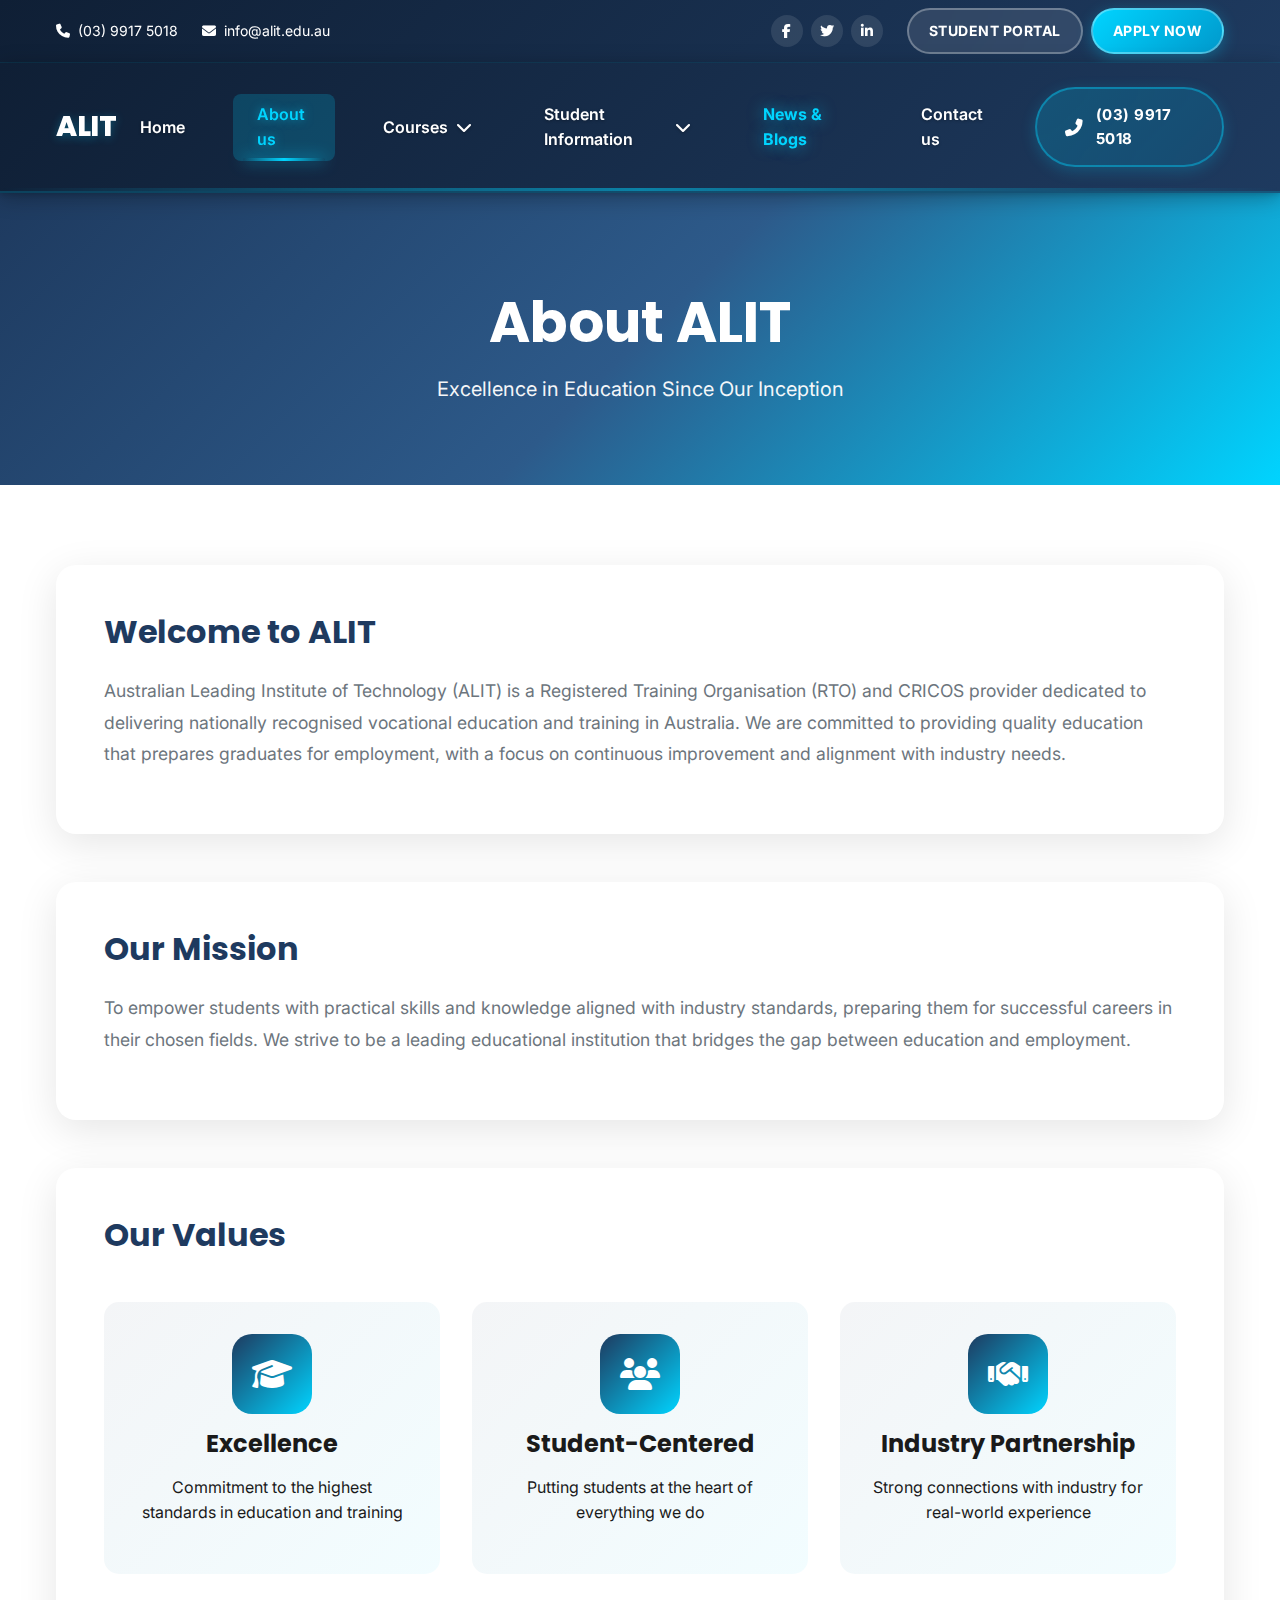
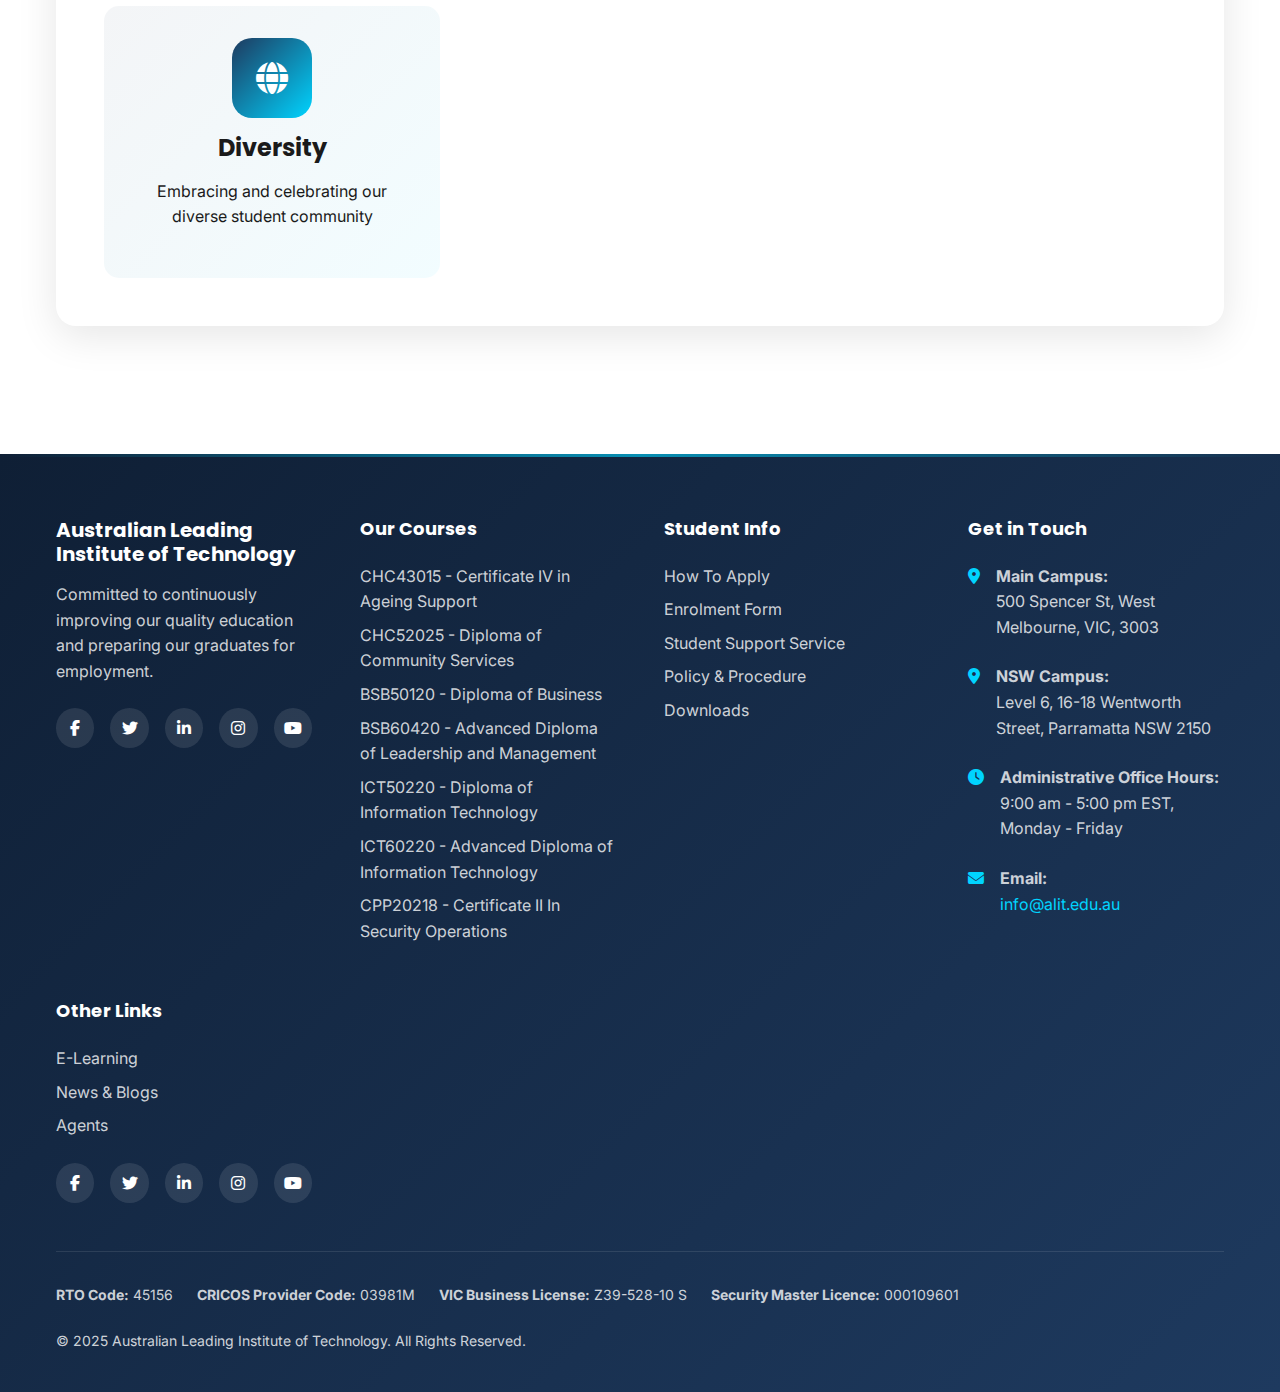
<file: pages/about.html>
<!DOCTYPE html>
<html lang="en">
<head>
    <meta charset="UTF-8">
    <meta name="viewport" content="width=device-width, initial-scale=1.0">
    <title>About Us | ALIT</title>
    <link rel="stylesheet" href="https://fonts.googleapis.com/css2?family=Inter:wght@300;400;500;600;700;800&family=Poppins:wght@400;500;600;700;800&display=swap">
    <link rel="stylesheet" href="https://cdnjs.cloudflare.com/ajax/libs/font-awesome/6.4.0/css/all.min.css">
    <link rel="stylesheet" href="../css/style.css">
    <link rel="stylesheet" href="../css/responsive.css">
    <style>
        .page-hero { background: linear-gradient(135deg, #1e3a5f 0%, #2d5a8a 50%, #00d4ff 100%); padding: 6rem 0 4rem; color: white; text-align: center; }
        .page-hero h1 { font-size: 3.5rem; margin-bottom: 1rem; }
        .about-section { padding: 5rem 0; }
        .about-card { background: white; border-radius: 20px; padding: 3rem; box-shadow: 0 10px 40px rgba(0,0,0,0.1); margin-bottom: 3rem; }
        .about-card h2 { color: #1e3a5f; margin-bottom: 1.5rem; font-size: 2rem; }
        .values-grid { display: grid; grid-template-columns: repeat(auto-fit, minmax(250px, 1fr)); gap: 2rem; margin-top: 3rem; }
        .value-card { background: linear-gradient(135deg, rgba(30, 58, 95, 0.05), rgba(0, 212, 255, 0.05)); padding: 2rem; border-radius: 15px; text-align: center; transition: transform 0.3s; }
        .value-card:hover { transform: translateY(-10px); }
        .value-icon { width: 80px; height: 80px; background: linear-gradient(135deg, #1e3a5f, #00d4ff); border-radius: 20px; display: flex; align-items: center; justify-content: center; margin: 0 auto 1rem; color: white; font-size: 2rem; }
    </style>
</head>
<body>
    <header class="main-header" id="mainHeader">
        <div class="top-bar"><div class="container"><div class="top-bar-content">
            <div class="contact-info">
                <a href="tel:+61399175018" class="contact-item"><i class="fas fa-phone"></i> <span>(03) 9917 5018</span></a>
                <a href="mailto:info@alit.edu.au" class="contact-item"><i class="fas fa-envelope"></i> <span>info@alit.edu.au</span></a>
            </div>
            <div class="top-bar-right">
                <div class="social-links">
                    <a href="https://www.facebook.com/alit.edu.au" target="_blank"><i class="fab fa-facebook-f"></i></a>
                    <a href="https://twitter.com/aliteduau" target="_blank"><i class="fab fa-twitter"></i></a>
                    <a href="https://www.linkedin.com/company/aliteduau/" target="_blank"><i class="fab fa-linkedin-in"></i></a>
                </div>
                <div class="header-actions">
                    <a href="#student-portal" class="btn-login">Student Portal</a>
                    <a href="admissions.html" class="btn-apply">Apply Now</a>
                </div>
            </div>
        </div></div></div>
        <nav class="main-nav">
            <div class="container">
                <div class="nav-wrapper">
                    <div class="logo"><a href="../index.html"><span class="logo-text">ALIT</span></a></div>
                    <button class="mobile-menu-toggle" id="mobileMenuToggle"><span></span><span></span><span></span></button>
                    <ul class="nav-menu" id="navMenu">
                        <li><a href="../index.html">Home</a></li>
                        <li><a href="about.html" class="active">About us</a></li>
                        <li class="has-dropdown"><a href="courses.html">Courses <i class="fas fa-chevron-down"></i></a>
                            <ul class="dropdown-menu">
                                <li><a href="courses.html#security">Security Services</a></li>
                                <li><a href="courses.html#first-aid">First Aid</a></li>
                                <li><a href="courses.html#community">Community Services</a></li>
                                <li><a href="courses.html#hospitality">Hospitality</a></li>
                                <li><a href="courses.html#business">Business Services</a></li>
                                <li><a href="courses.html#ict">Information Technology</a></li>
                            </ul>
                        </li>
                        <li class="has-dropdown"><a href="student-life.html">Student Information <i class="fas fa-chevron-down"></i></a>
                            <ul class="dropdown-menu">
                                <li><a href="admissions.html#how-to-apply">How To Apply</a></li>
                                <li><a href="admissions.html#enrolment-form">Enrolment Form</a></li>
                                <li><a href="support.html">Student Support Service</a></li>
                                <li><a href="support.html#policy">Policy & Procedure</a></li>
                                <li><a href="support.html#downloads">Downloads</a></li>
                            </ul>
                        </li>
                        <li><a href="news-blogs.html" class="nav-highlight">News & Blogs</a></li>
                        <li><a href="contact.html">Contact us</a></li>
                    </ul>
                    <div class="nav-phone-button">
                        <a href="tel:+61399175018" class="phone-btn">
                            <i class="fas fa-phone-alt"></i>
                            <span>(03) 9917 5018</span>
                        </a>
                    </div>
                </div>
            </div>
        </nav>
    </header>

    <section class="page-hero">
        <div class="container">
            <h1>About ALIT</h1>
            <p style="font-size: 1.25rem; opacity: 0.95;">Excellence in Education Since Our Inception</p>
        </div>
    </section>

    <section class="about-section">
        <div class="container">
            <div class="about-card">
                <h2>Welcome to ALIT</h2>
                <p style="font-size: 1.1rem; line-height: 1.8; color: var(--text-light);">Australian Leading Institute of Technology (ALIT) is a Registered Training Organisation (RTO) and CRICOS provider dedicated to delivering nationally recognised vocational education and training in Australia. We are committed to providing quality education that prepares graduates for employment, with a focus on continuous improvement and alignment with industry needs.</p>
            </div>
            <div class="about-card">
                <h2>Our Mission</h2>
                <p style="font-size: 1.1rem; line-height: 1.8; color: var(--text-light);">To empower students with practical skills and knowledge aligned with industry standards, preparing them for successful careers in their chosen fields. We strive to be a leading educational institution that bridges the gap between education and employment.</p>
            </div>
            <div class="about-card">
                <h2>Our Values</h2>
                <div class="values-grid">
                    <div class="value-card">
                        <div class="value-icon"><i class="fas fa-graduation-cap"></i></div>
                        <h3>Excellence</h3>
                        <p>Commitment to the highest standards in education and training</p>
                    </div>
                    <div class="value-card">
                        <div class="value-icon"><i class="fas fa-users"></i></div>
                        <h3>Student-Centered</h3>
                        <p>Putting students at the heart of everything we do</p>
                    </div>
                    <div class="value-card">
                        <div class="value-icon"><i class="fas fa-handshake"></i></div>
                        <h3>Industry Partnership</h3>
                        <p>Strong connections with industry for real-world experience</p>
                    </div>
                    <div class="value-card">
                        <div class="value-icon"><i class="fas fa-globe"></i></div>
                        <h3>Diversity</h3>
                        <p>Embracing and celebrating our diverse student community</p>
                    </div>
                </div>
            </div>
        </div>
    </section>

    <footer class="main-footer">
        <div class="container">
            <div class="footer-content">
                <div class="footer-column">
                    <div class="footer-logo">
                        <h3>Australian Leading Institute of Technology</h3>
                    </div>
                    <p>Committed to continuously improving our quality education and preparing our graduates for employment.</p>
                    <div class="footer-social">
                        <a href="https://www.facebook.com/alit.edu.au" target="_blank"><i class="fab fa-facebook-f"></i></a>
                        <a href="https://twitter.com/aliteduau" target="_blank"><i class="fab fa-twitter"></i></a>
                        <a href="https://www.linkedin.com/company/aliteduau/" target="_blank"><i class="fab fa-linkedin-in"></i></a>
                        <a href="https://www.instagram.com/aliteduau/" target="_blank"><i class="fab fa-instagram"></i></a>
                        <a href="https://www.youtube.com/@aliteduau" target="_blank"><i class="fab fa-youtube"></i></a>
                    </div>
                </div>
                <div class="footer-column">
                    <h4>Our Courses</h4>
                    <ul class="footer-links">
                        <li><a href="courses.html#community">CHC43015 - Certificate IV in Ageing Support</a></li>
                        <li><a href="courses.html#community">CHC52025 - Diploma of Community Services</a></li>
                        <li><a href="courses.html#business">BSB50120 - Diploma of Business</a></li>
                        <li><a href="courses.html#business">BSB60420 - Advanced Diploma of Leadership and Management</a></li>
                        <li><a href="courses.html#ict">ICT50220 - Diploma of Information Technology</a></li>
                        <li><a href="courses.html#ict">ICT60220 - Advanced Diploma of Information Technology</a></li>
                        <li><a href="courses.html#security">CPP20218 - Certificate II In Security Operations</a></li>
                    </ul>
                </div>
                <div class="footer-column">
                    <h4>Student Info</h4>
                    <ul class="footer-links">
                        <li><a href="admissions.html#how-to-apply">How To Apply</a></li>
                        <li><a href="admissions.html#enrolment-form">Enrolment Form</a></li>
                        <li><a href="support.html">Student Support Service</a></li>
                        <li><a href="support.html#policy">Policy & Procedure</a></li>
                        <li><a href="support.html#downloads">Downloads</a></li>
                    </ul>
                </div>
                <div class="footer-column">
                    <h4>Get in Touch</h4>
                    <ul class="footer-contact">
                        <li><i class="fas fa-map-marker-alt"></i> <div><strong>Main Campus:</strong><br>500 Spencer St, West Melbourne, VIC, 3003</div></li>
                        <li><i class="fas fa-map-marker-alt"></i> <div><strong>NSW Campus:</strong><br>Level 6, 16-18 Wentworth Street, Parramatta NSW 2150</div></li>
                        <li><i class="fas fa-clock"></i> <div><strong>Administrative Office Hours:</strong><br>9:00 am - 5:00 pm EST,<br>Monday - Friday</div></li>
                        <li><i class="fas fa-envelope"></i> <div><strong>Email:</strong><br><a href="mailto:info@alit.edu.au">info@alit.edu.au</a></div></li>
                    </ul>
                </div>
                <div class="footer-column">
                    <h4>Other Links</h4>
                    <ul class="footer-links">
                        <li><a href="#e-learning">E-Learning</a></li>
                        <li><a href="news-blogs.html">News & Blogs</a></li>
                        <li><a href="#agents">Agents</a></li>
                    </ul>
                    <div class="footer-social" style="margin-top: 1.5rem;">
                        <a href="https://www.facebook.com/alit.edu.au" target="_blank"><i class="fab fa-facebook-f"></i></a>
                        <a href="https://twitter.com/aliteduau" target="_blank"><i class="fab fa-twitter"></i></a>
                        <a href="https://www.linkedin.com/company/aliteduau/" target="_blank"><i class="fab fa-linkedin-in"></i></a>
                        <a href="https://www.instagram.com/aliteduau/" target="_blank"><i class="fab fa-instagram"></i></a>
                        <a href="https://www.youtube.com/@aliteduau" target="_blank"><i class="fab fa-youtube"></i></a>
                    </div>
                </div>
            </div>
            <div class="footer-bottom">
                <div class="footer-certifications">
                    <p><strong>RTO Code:</strong> 45156</p>
                    <p><strong>CRICOS Provider Code:</strong> 03981M</p>
                    <p><strong>VIC Business License:</strong> Z39-528-10 S</p>
                    <p><strong>Security Master Licence:</strong> 000109601</p>
                </div>
                <div class="footer-legal">
                    <p>&copy; 2025 Australian Leading Institute of Technology. All Rights Reserved.</p>
                </div>
            </div>
        </div>
    </footer>
    <script src="../js/main.js"></script>
</body>
</html>
</file>
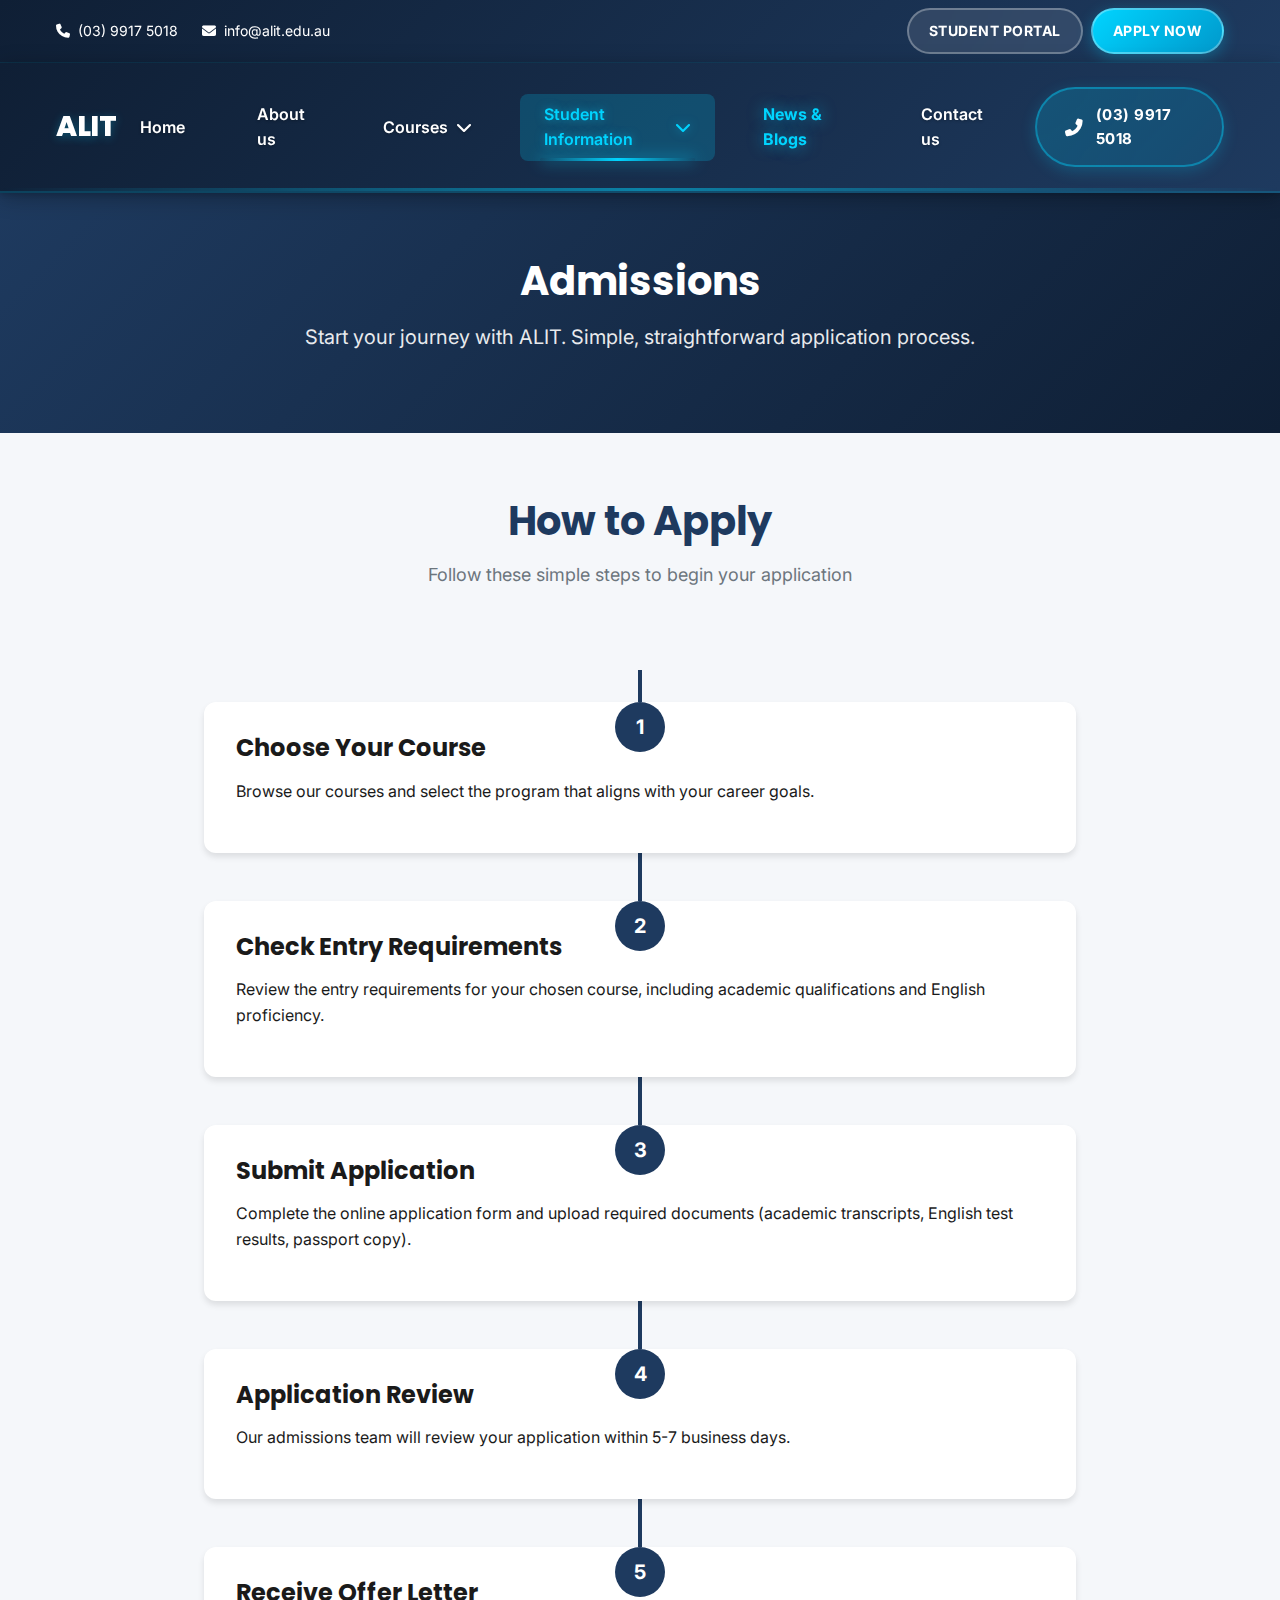
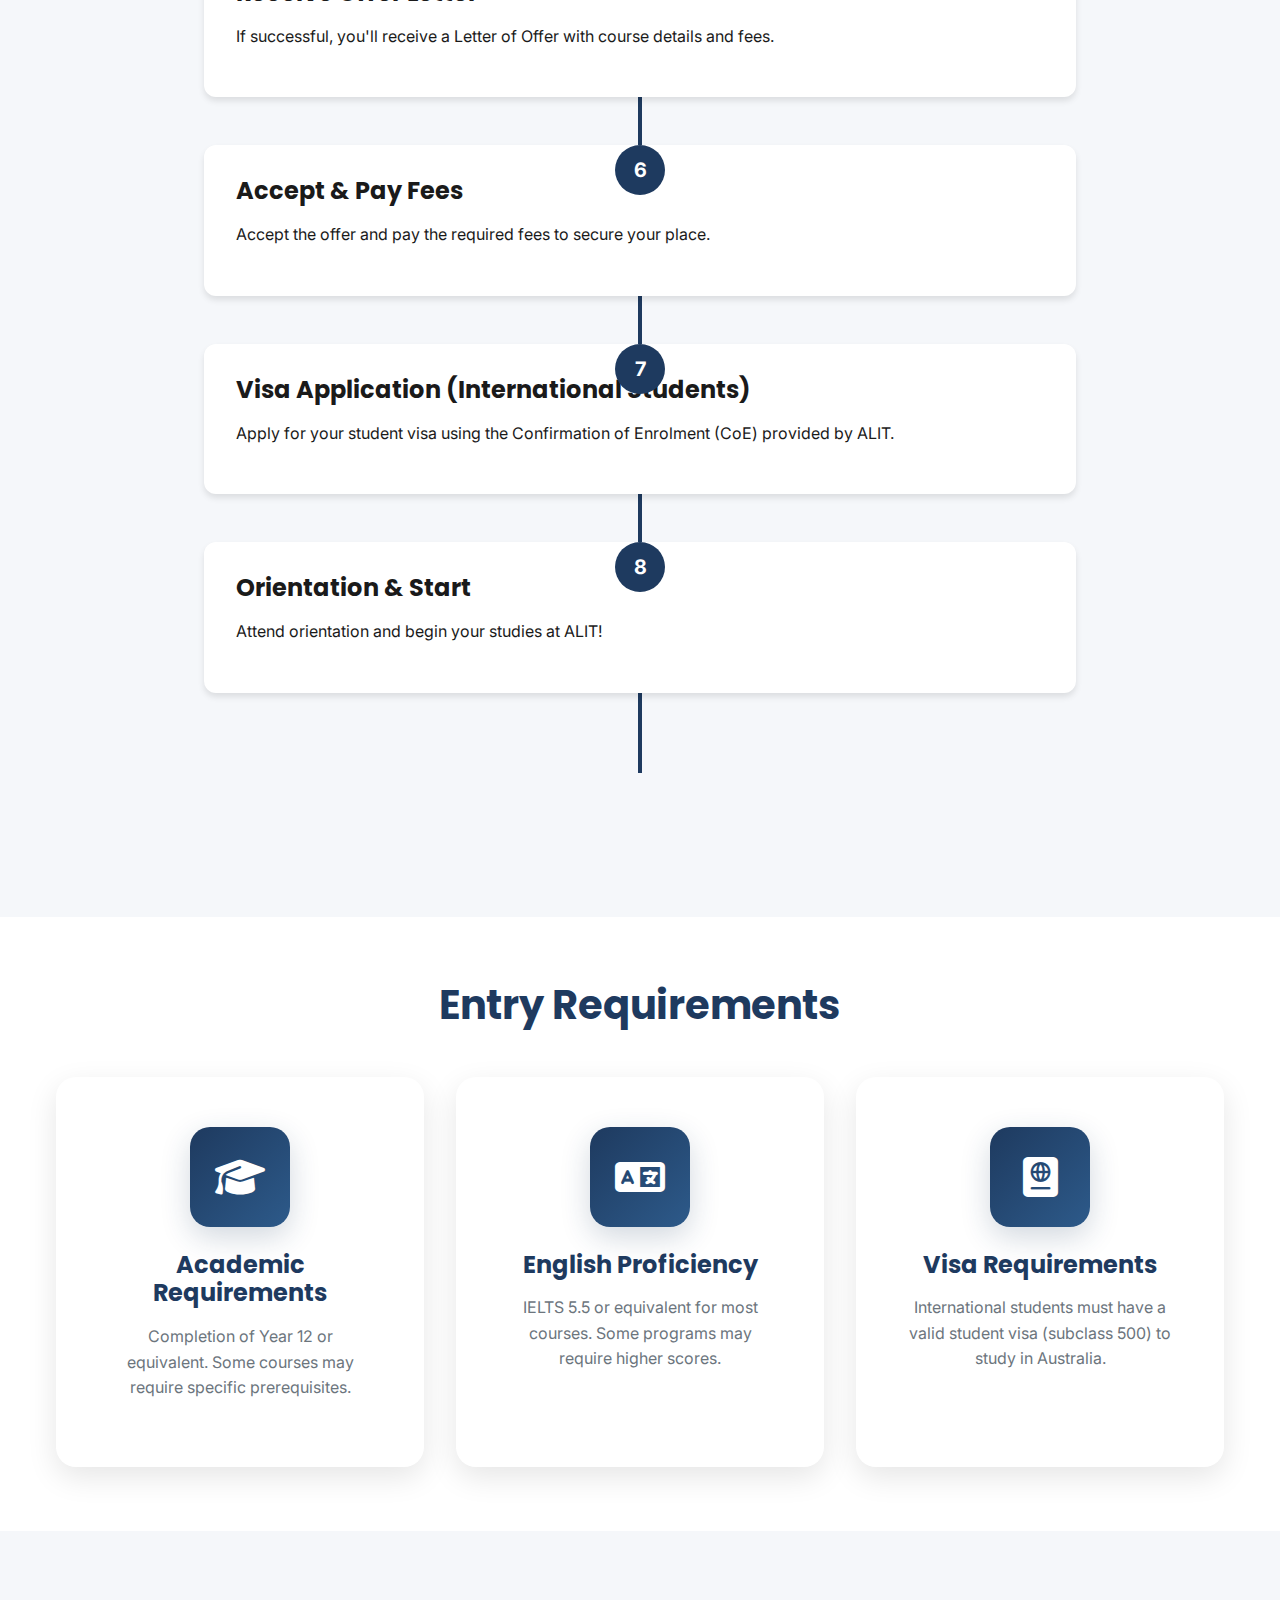
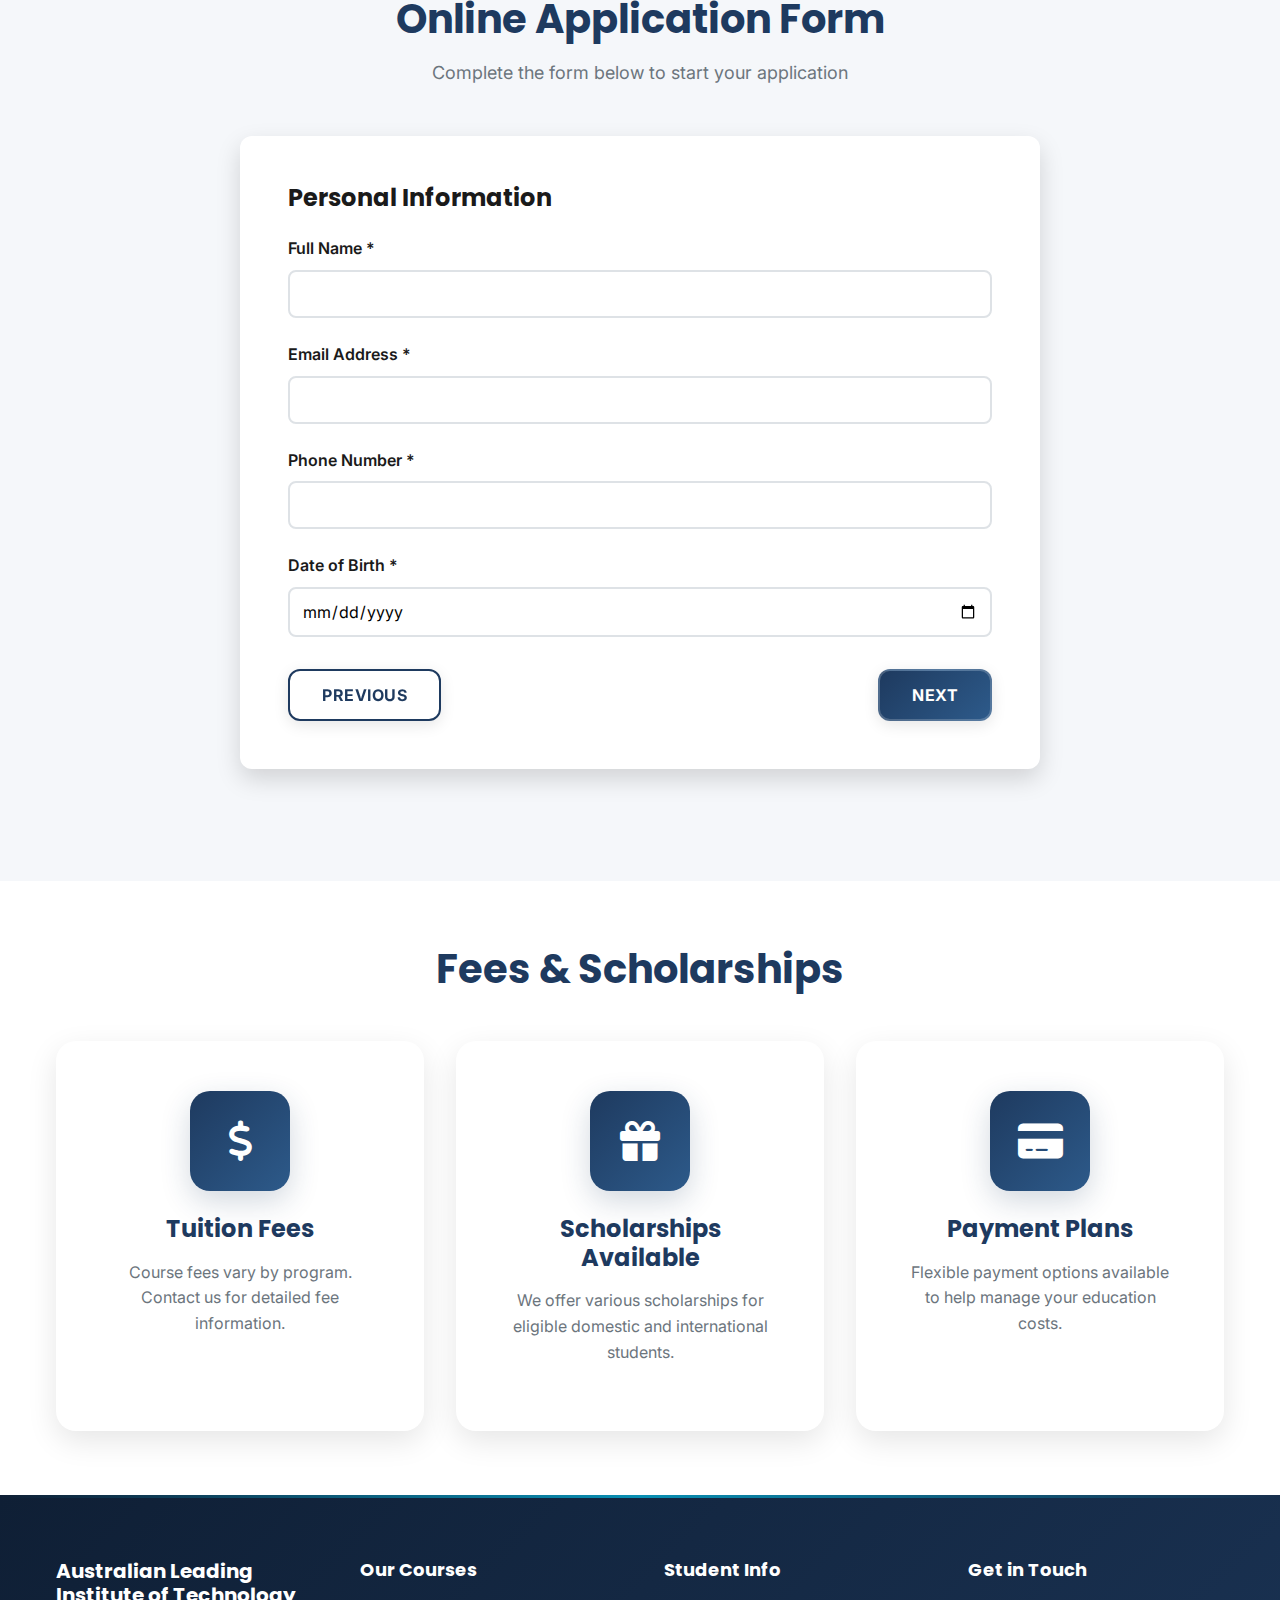
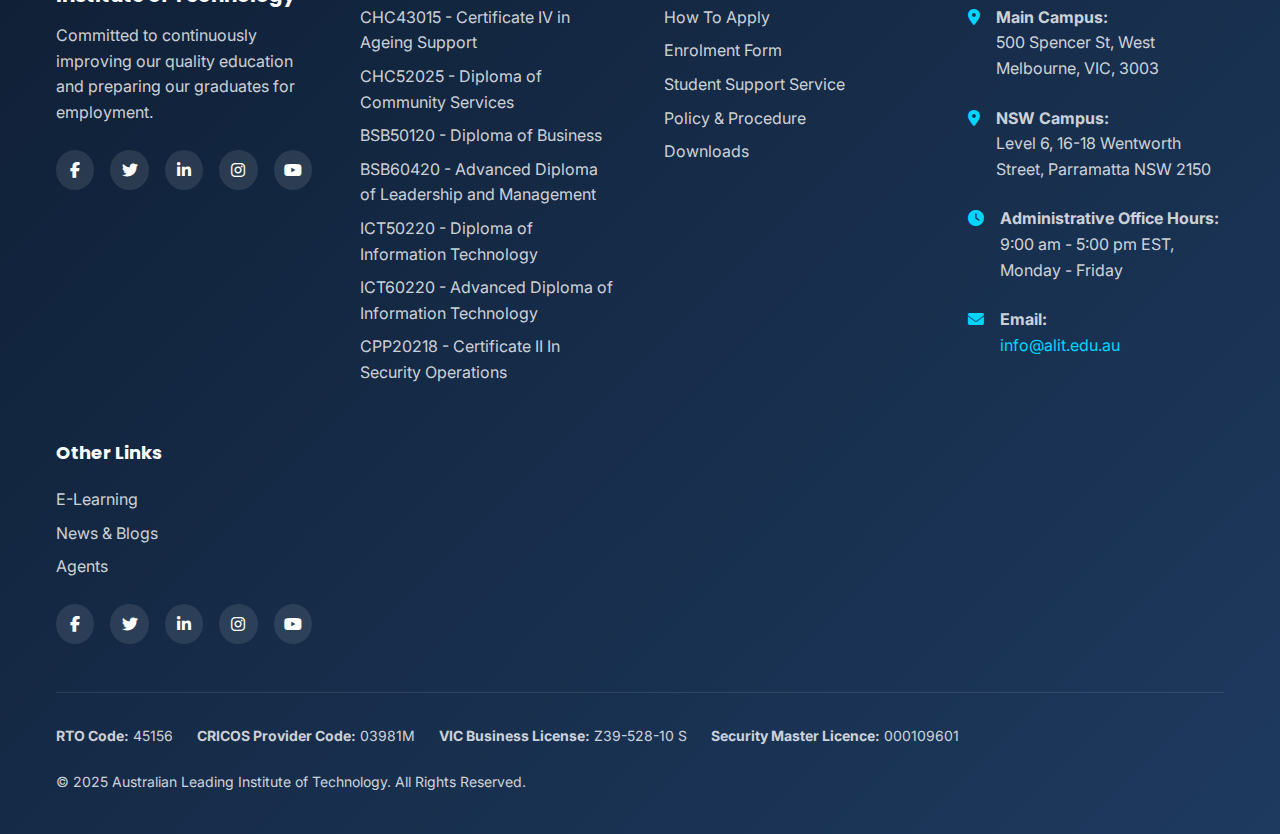
<file: pages/admissions.html>
<!DOCTYPE html>
<html lang="en">
<head>
    <meta charset="UTF-8">
    <meta name="viewport" content="width=device-width, initial-scale=1.0">
    <title>Admissions | ALIT</title>
    <link rel="stylesheet" href="https://fonts.googleapis.com/css2?family=Inter:wght@300;400;500;600;700;800&family=Poppins:wght@400;500;600;700;800&display=swap">
    <link rel="stylesheet" href="https://cdnjs.cloudflare.com/ajax/libs/font-awesome/6.4.0/css/all.min.css">
    <link rel="stylesheet" href="../css/style.css">
    <link rel="stylesheet" href="../css/responsive.css">
    <style>
        .timeline-container {
            max-width: 1000px;
            margin: 3rem auto;
            padding: 2rem;
        }
        .timeline {
            position: relative;
            padding: 2rem 0;
        }
        .timeline::before {
            content: '';
            position: absolute;
            left: 50%;
            top: 0;
            bottom: 0;
            width: 4px;
            background: var(--primary-color);
            transform: translateX(-50%);
        }
        .timeline-item {
            display: flex;
            margin-bottom: 3rem;
            position: relative;
        }
        .timeline-item:nth-child(odd) {
            flex-direction: row;
        }
        .timeline-item:nth-child(even) {
            flex-direction: row-reverse;
        }
        .timeline-content {
            flex: 1;
            background: white;
            padding: 2rem;
            border-radius: 12px;
            box-shadow: var(--shadow-md);
            margin: 0 2rem;
        }
        .timeline-number {
            position: absolute;
            left: 50%;
            transform: translateX(-50%);
            width: 50px;
            height: 50px;
            background: var(--primary-color);
            color: white;
            border-radius: 50%;
            display: flex;
            align-items: center;
            justify-content: center;
            font-weight: 700;
            font-size: 1.25rem;
            z-index: 1;
        }
        .application-form-container {
            max-width: 800px;
            margin: 3rem auto;
            background: white;
            padding: 3rem;
            border-radius: 12px;
            box-shadow: var(--shadow-lg);
        }
        .form-step {
            display: none;
        }
        .form-step.active {
            display: block;
        }
        .form-group {
            margin-bottom: 1.5rem;
        }
        .form-group label {
            display: block;
            margin-bottom: 0.5rem;
            font-weight: 600;
            color: var(--text-dark);
        }
        .form-group input,
        .form-group select,
        .form-group textarea {
            width: 100%;
            padding: 0.75rem;
            border: 2px solid var(--border-color);
            border-radius: 8px;
            font-family: inherit;
            font-size: 1rem;
        }
        .form-group input:focus,
        .form-group select:focus,
        .form-group textarea:focus {
            outline: none;
            border-color: var(--primary-color);
        }
        .form-navigation {
            display: flex;
            justify-content: space-between;
            margin-top: 2rem;
        }
        .file-upload-area {
            border: 2px dashed var(--border-color);
            border-radius: 8px;
            padding: 2rem;
            text-align: center;
            cursor: pointer;
            transition: var(--transition-fast);
        }
        .file-upload-area:hover {
            border-color: var(--primary-color);
            background: var(--bg-light);
        }
    </style>
</head>
<body>
    <!-- Header (same structure as index.html) -->
    <header class="main-header" id="mainHeader">
        <div class="top-bar">
            <div class="container">
                <div class="top-bar-content">
                    <div class="contact-info">
                        <a href="tel:+61399175018" class="contact-item"><i class="fas fa-phone"></i> <span>(03) 9917 5018</span></a>
                        <a href="mailto:info@alit.edu.au" class="contact-item"><i class="fas fa-envelope"></i> <span>info@alit.edu.au</span></a>
                    </div>
                    <div class="top-bar-right">
                        <div class="header-actions">
                            <a href="#student-portal" class="btn-login">Student Portal</a>
                            <a href="#apply-now" class="btn-apply">Apply Now</a>
                        </div>
                    </div>
                </div>
            </div>
        </div>
        <nav class="main-nav">
            <div class="container">
                <div class="nav-wrapper">
                    <div class="logo"><a href="../index.html"><span class="logo-text">ALIT</span></a></div>
                    <button class="mobile-menu-toggle" id="mobileMenuToggle"><span></span><span></span><span></span></button>
                    <ul class="nav-menu" id="navMenu">
                        <li><a href="../index.html">Home</a></li>
                        <li><a href="about.html">About us</a></li>
                        <li class="has-dropdown"><a href="courses.html">Courses <i class="fas fa-chevron-down"></i></a>
                            <ul class="dropdown-menu">
                                <li><a href="courses.html#security">Security Services</a></li>
                                <li><a href="courses.html#first-aid">First Aid</a></li>
                                <li><a href="courses.html#community">Community Services</a></li>
                                <li><a href="courses.html#hospitality">Hospitality</a></li>
                                <li><a href="courses.html#business">Business Services</a></li>
                                <li><a href="courses.html#ict">Information Technology</a></li>
                            </ul>
                        </li>
                        <li class="has-dropdown"><a href="student-life.html" class="active">Student Information <i class="fas fa-chevron-down"></i></a>
                            <ul class="dropdown-menu">
                                <li><a href="admissions.html#how-to-apply">How To Apply</a></li>
                                <li><a href="admissions.html#enrolment-form">Enrolment Form</a></li>
                                <li><a href="support.html">Student Support Service</a></li>
                                <li><a href="support.html#policy">Policy & Procedure</a></li>
                                <li><a href="support.html#downloads">Downloads</a></li>
                            </ul>
                        </li>
                        <li><a href="news-blogs.html" class="nav-highlight">News & Blogs</a></li>
                        <li><a href="contact.html">Contact us</a></li>
                    </ul>
                    <div class="nav-phone-button">
                        <a href="tel:+61399175018" class="phone-btn">
                            <i class="fas fa-phone-alt"></i>
                            <span>(03) 9917 5018</span>
                        </a>
                    </div>
                </div>
            </div>
        </nav>
    </header>

    <!-- Page Header -->
    <section class="page-header-section" style="background: linear-gradient(135deg, var(--primary-color), var(--primary-dark)); color: white; padding: 4rem 0; text-align: center;">
        <div class="container">
            <h1>Admissions</h1>
            <p style="font-size: 1.25rem; opacity: 0.9;">Start your journey with ALIT. Simple, straightforward application process.</p>
        </div>
    </section>

    <!-- Step-by-Step Timeline -->
    <section id="how-to-apply" style="padding: 4rem 0; background: var(--bg-light);">
        <div class="container">
            <div class="section-header">
                <h2 class="section-title">How to Apply</h2>
                <p class="section-subtitle">Follow these simple steps to begin your application</p>
            </div>
            <div class="timeline-container">
                <div class="timeline">
                    <div class="timeline-item">
                        <div class="timeline-number">1</div>
                        <div class="timeline-content">
                            <h3>Choose Your Course</h3>
                            <p>Browse our courses and select the program that aligns with your career goals.</p>
                        </div>
                    </div>
                    <div class="timeline-item">
                        <div class="timeline-number">2</div>
                        <div class="timeline-content">
                            <h3>Check Entry Requirements</h3>
                            <p>Review the entry requirements for your chosen course, including academic qualifications and English proficiency.</p>
                        </div>
                    </div>
                    <div class="timeline-item">
                        <div class="timeline-number">3</div>
                        <div class="timeline-content">
                            <h3>Submit Application</h3>
                            <p>Complete the online application form and upload required documents (academic transcripts, English test results, passport copy).</p>
                        </div>
                    </div>
                    <div class="timeline-item">
                        <div class="timeline-number">4</div>
                        <div class="timeline-content">
                            <h3>Application Review</h3>
                            <p>Our admissions team will review your application within 5-7 business days.</p>
                        </div>
                    </div>
                    <div class="timeline-item">
                        <div class="timeline-number">5</div>
                        <div class="timeline-content">
                            <h3>Receive Offer Letter</h3>
                            <p>If successful, you'll receive a Letter of Offer with course details and fees.</p>
                        </div>
                    </div>
                    <div class="timeline-item">
                        <div class="timeline-number">6</div>
                        <div class="timeline-content">
                            <h3>Accept & Pay Fees</h3>
                            <p>Accept the offer and pay the required fees to secure your place.</p>
                        </div>
                    </div>
                    <div class="timeline-item">
                        <div class="timeline-number">7</div>
                        <div class="timeline-content">
                            <h3>Visa Application (International Students)</h3>
                            <p>Apply for your student visa using the Confirmation of Enrolment (CoE) provided by ALIT.</p>
                        </div>
                    </div>
                    <div class="timeline-item">
                        <div class="timeline-number">8</div>
                        <div class="timeline-content">
                            <h3>Orientation & Start</h3>
                            <p>Attend orientation and begin your studies at ALIT!</p>
                        </div>
                    </div>
                </div>
            </div>
        </div>
    </section>

    <!-- Entry Requirements -->
    <section id="requirements" style="padding: 4rem 0;">
        <div class="container">
            <div class="section-header">
                <h2 class="section-title">Entry Requirements</h2>
            </div>
            <div class="highlights-grid">
                <div class="highlight-card">
                    <div class="highlight-icon"><i class="fas fa-graduation-cap"></i></div>
                    <h3>Academic Requirements</h3>
                    <p>Completion of Year 12 or equivalent. Some courses may require specific prerequisites.</p>
                </div>
                <div class="highlight-card">
                    <div class="highlight-icon"><i class="fas fa-language"></i></div>
                    <h3>English Proficiency</h3>
                    <p>IELTS 5.5 or equivalent for most courses. Some programs may require higher scores.</p>
                </div>
                <div class="highlight-card">
                    <div class="highlight-icon"><i class="fas fa-passport"></i></div>
                    <h3>Visa Requirements</h3>
                    <p>International students must have a valid student visa (subclass 500) to study in Australia.</p>
                </div>
            </div>
        </div>
    </section>

    <!-- Online Application Form -->
    <section id="apply-now" style="padding: 4rem 0; background: var(--bg-light);">
        <div class="container">
            <div class="section-header">
                <h2 class="section-title">Online Application Form</h2>
                <p class="section-subtitle">Complete the form below to start your application</p>
            </div>
            <div class="application-form-container">
                <form id="applicationForm">
                    <!-- Step 1: Personal Information -->
                    <div class="form-step active" id="step1">
                        <h3 style="margin-bottom: 1.5rem;">Personal Information</h3>
                        <div class="form-group">
                            <label>Full Name *</label>
                            <input type="text" name="fullName" required>
                        </div>
                        <div class="form-group">
                            <label>Email Address *</label>
                            <input type="email" name="email" required>
                        </div>
                        <div class="form-group">
                            <label>Phone Number *</label>
                            <input type="tel" name="phone" required>
                        </div>
                        <div class="form-group">
                            <label>Date of Birth *</label>
                            <input type="date" name="dob" required>
                        </div>
                        <div class="form-navigation">
                            <button type="button" class="btn btn-outline" disabled>Previous</button>
                            <button type="button" class="btn btn-primary" onclick="nextStep(2)">Next</button>
                        </div>
                    </div>

                    <!-- Step 2: Course Selection -->
                    <div class="form-step" id="step2">
                        <h3 style="margin-bottom: 1.5rem;">Course Selection</h3>
                        <div class="form-group">
                            <label>Select Course *</label>
                            <select name="course" required>
                                <option value="">Choose a course...</option>
                                <option value="security-vic">CPP20218 - Certificate II in Security Operations (VIC)</option>
                                <option value="security-nsw">CPP20218 - Certificate II in Security Operations (NSW)</option>
                                <option value="first-aid">First Aid & CPR</option>
                                <option value="individual-support">CHC33021 - Certificate III in Individual Support</option>
                                <option value="ageing-support">CHC43015 - Certificate IV in Ageing Support</option>
                                <option value="disability-support">CHC43121 - Certificate IV in Disability Support</option>
                                <option value="community-services">CHC52025 - Diploma of Community Services</option>
                                <option value="commercial-cookery">SIT30821 - Certificate III in Commercial Cookery</option>
                                <option value="kitchen-management">SIT40521 - Certificate IV in Kitchen Management</option>
                                <option value="hospitality-management">SIT50422 - Diploma of Hospitality Management</option>
                                <option value="business">BSB50120 - Diploma of Business</option>
                                <option value="leadership">BSB60420 - Advanced Diploma of Leadership and Management</option>
                                <option value="it-diploma">ICT50220 - Diploma of Information Technology</option>
                                <option value="it-advanced">ICT60220 - Advanced Diploma of Information Technology</option>
                            </select>
                        </div>
                        <div class="form-group">
                            <label>Preferred Start Date *</label>
                            <input type="date" name="startDate" required>
                        </div>
                        <div class="form-group">
                            <label>Study Mode *</label>
                            <select name="studyMode" required>
                                <option value="">Select study mode...</option>
                                <option value="on-campus">On-Campus</option>
                                <option value="online">Online</option>
                                <option value="hybrid">Hybrid</option>
                            </select>
                        </div>
                        <div class="form-navigation">
                            <button type="button" class="btn btn-outline" onclick="prevStep(1)">Previous</button>
                            <button type="button" class="btn btn-primary" onclick="nextStep(3)">Next</button>
                        </div>
                    </div>

                    <!-- Step 3: Documents -->
                    <div class="form-step" id="step3">
                        <h3 style="margin-bottom: 1.5rem;">Upload Documents</h3>
                        <div class="form-group">
                            <label>Academic Transcripts *</label>
                            <div class="file-upload-area" onclick="document.getElementById('transcripts').click()">
                                <i class="fas fa-cloud-upload-alt" style="font-size: 2rem; margin-bottom: 1rem;"></i>
                                <p>Click to upload or drag and drop</p>
                                <input type="file" id="transcripts" name="transcripts" accept=".pdf,.doc,.docx" style="display: none;" required>
                            </div>
                        </div>
                        <div class="form-group">
                            <label>English Proficiency Test Results</label>
                            <div class="file-upload-area" onclick="document.getElementById('englishTest').click()">
                                <i class="fas fa-file-upload" style="font-size: 2rem; margin-bottom: 1rem;"></i>
                                <p>Click to upload</p>
                                <input type="file" id="englishTest" name="englishTest" accept=".pdf,.doc,.docx" style="display: none;">
                            </div>
                        </div>
                        <div class="form-group">
                            <label>Passport Copy (International Students) *</label>
                            <div class="file-upload-area" onclick="document.getElementById('passport').click()">
                                <i class="fas fa-id-card" style="font-size: 2rem; margin-bottom: 1rem;"></i>
                                <p>Click to upload</p>
                                <input type="file" id="passport" name="passport" accept=".pdf,.jpg,.jpeg,.png" style="display: none;">
                            </div>
                        </div>
                        <div class="form-navigation">
                            <button type="button" class="btn btn-outline" onclick="prevStep(2)">Previous</button>
                            <button type="button" class="btn btn-primary" onclick="nextStep(4)">Next</button>
                        </div>
                    </div>

                    <!-- Step 4: Review & Submit -->
                    <div class="form-step" id="step4">
                        <h3 style="margin-bottom: 1.5rem;">Review & Submit</h3>
                        <div id="formReview"></div>
                        <div class="form-navigation">
                            <button type="button" class="btn btn-outline" onclick="prevStep(3)">Previous</button>
                            <button type="submit" class="btn btn-primary">Submit Application</button>
                        </div>
                    </div>
                </form>
            </div>
        </div>
    </section>

    <!-- Fees & Scholarships -->
    <section id="fees" style="padding: 4rem 0;">
        <div class="container">
            <div class="section-header">
                <h2 class="section-title">Fees & Scholarships</h2>
            </div>
            <div class="highlights-grid">
                <div class="highlight-card">
                    <div class="highlight-icon"><i class="fas fa-dollar-sign"></i></div>
                    <h3>Tuition Fees</h3>
                    <p>Course fees vary by program. Contact us for detailed fee information.</p>
                </div>
                <div class="highlight-card">
                    <div class="highlight-icon"><i class="fas fa-gift"></i></div>
                    <h3>Scholarships Available</h3>
                    <p>We offer various scholarships for eligible domestic and international students.</p>
                </div>
                <div class="highlight-card">
                    <div class="highlight-icon"><i class="fas fa-credit-card"></i></div>
                    <h3>Payment Plans</h3>
                    <p>Flexible payment options available to help manage your education costs.</p>
                </div>
            </div>
        </div>
    </section>

    <script src="../js/main.js"></script>
    <script>
        function nextStep(step) {
            document.querySelectorAll('.form-step').forEach(s => s.classList.remove('active'));
            document.getElementById('step' + step).classList.add('active');
            if (step === 4) {
                reviewForm();
            }
        }
        function prevStep(step) {
            document.querySelectorAll('.form-step').forEach(s => s.classList.remove('active'));
            document.getElementById('step' + step).classList.add('active');
        }
        function reviewForm() {
            const form = document.getElementById('applicationForm');
            const formData = new FormData(form);
            const review = document.getElementById('formReview');
            review.innerHTML = '<p>Please review your information before submitting...</p>';
        }
        document.getElementById('applicationForm').addEventListener('submit', function(e) {
            e.preventDefault();
            alert('Thank you! Your application has been submitted. We will contact you shortly.');
        });
    </script>

    <!-- Footer -->
    <footer class="main-footer">
        <div class="container">
            <div class="footer-content">
                <div class="footer-column">
                    <div class="footer-logo">
                        <h3>Australian Leading Institute of Technology</h3>
                    </div>
                    <p>Committed to continuously improving our quality education and preparing our graduates for employment.</p>
                    <div class="footer-social">
                        <a href="https://www.facebook.com/alit.edu.au" target="_blank"><i class="fab fa-facebook-f"></i></a>
                        <a href="https://twitter.com/aliteduau" target="_blank"><i class="fab fa-twitter"></i></a>
                        <a href="https://www.linkedin.com/company/aliteduau/" target="_blank"><i class="fab fa-linkedin-in"></i></a>
                        <a href="https://www.instagram.com/aliteduau/" target="_blank"><i class="fab fa-instagram"></i></a>
                        <a href="https://www.youtube.com/@aliteduau" target="_blank"><i class="fab fa-youtube"></i></a>
                    </div>
                </div>
                <div class="footer-column">
                    <h4>Our Courses</h4>
                    <ul class="footer-links">
                        <li><a href="courses.html#community">CHC43015 - Certificate IV in Ageing Support</a></li>
                        <li><a href="courses.html#community">CHC52025 - Diploma of Community Services</a></li>
                        <li><a href="courses.html#business">BSB50120 - Diploma of Business</a></li>
                        <li><a href="courses.html#business">BSB60420 - Advanced Diploma of Leadership and Management</a></li>
                        <li><a href="courses.html#ict">ICT50220 - Diploma of Information Technology</a></li>
                        <li><a href="courses.html#ict">ICT60220 - Advanced Diploma of Information Technology</a></li>
                        <li><a href="courses.html#security">CPP20218 - Certificate II In Security Operations</a></li>
                    </ul>
                </div>
                <div class="footer-column">
                    <h4>Student Info</h4>
                    <ul class="footer-links">
                        <li><a href="admissions.html#how-to-apply">How To Apply</a></li>
                        <li><a href="admissions.html#enrolment-form">Enrolment Form</a></li>
                        <li><a href="support.html">Student Support Service</a></li>
                        <li><a href="support.html#policy">Policy & Procedure</a></li>
                        <li><a href="support.html#downloads">Downloads</a></li>
                    </ul>
                </div>
                <div class="footer-column">
                    <h4>Get in Touch</h4>
                    <ul class="footer-contact">
                        <li><i class="fas fa-map-marker-alt"></i> <div><strong>Main Campus:</strong><br>500 Spencer St, West Melbourne, VIC, 3003</div></li>
                        <li><i class="fas fa-map-marker-alt"></i> <div><strong>NSW Campus:</strong><br>Level 6, 16-18 Wentworth Street, Parramatta NSW 2150</div></li>
                        <li><i class="fas fa-clock"></i> <div><strong>Administrative Office Hours:</strong><br>9:00 am - 5:00 pm EST,<br>Monday - Friday</div></li>
                        <li><i class="fas fa-envelope"></i> <div><strong>Email:</strong><br><a href="mailto:info@alit.edu.au">info@alit.edu.au</a></div></li>
                    </ul>
                </div>
                <div class="footer-column">
                    <h4>Other Links</h4>
                    <ul class="footer-links">
                        <li><a href="#e-learning">E-Learning</a></li>
                        <li><a href="news-blogs.html">News & Blogs</a></li>
                        <li><a href="#agents">Agents</a></li>
                    </ul>
                    <div class="footer-social" style="margin-top: 1.5rem;">
                        <a href="https://www.facebook.com/alit.edu.au" target="_blank"><i class="fab fa-facebook-f"></i></a>
                        <a href="https://twitter.com/aliteduau" target="_blank"><i class="fab fa-twitter"></i></a>
                        <a href="https://www.linkedin.com/company/aliteduau/" target="_blank"><i class="fab fa-linkedin-in"></i></a>
                        <a href="https://www.instagram.com/aliteduau/" target="_blank"><i class="fab fa-instagram"></i></a>
                        <a href="https://www.youtube.com/@aliteduau" target="_blank"><i class="fab fa-youtube"></i></a>
                    </div>
                </div>
            </div>
            <div class="footer-bottom">
                <div class="footer-certifications">
                    <p><strong>RTO Code:</strong> 45156</p>
                    <p><strong>CRICOS Provider Code:</strong> 03981M</p>
                    <p><strong>VIC Business License:</strong> Z39-528-10 S</p>
                    <p><strong>Security Master Licence:</strong> 000109601</p>
                </div>
                <div class="footer-legal">
                    <p>&copy; 2025 Australian Leading Institute of Technology. All Rights Reserved.</p>
                </div>
            </div>
        </div>
    </footer>
</body>
</html>
</file>
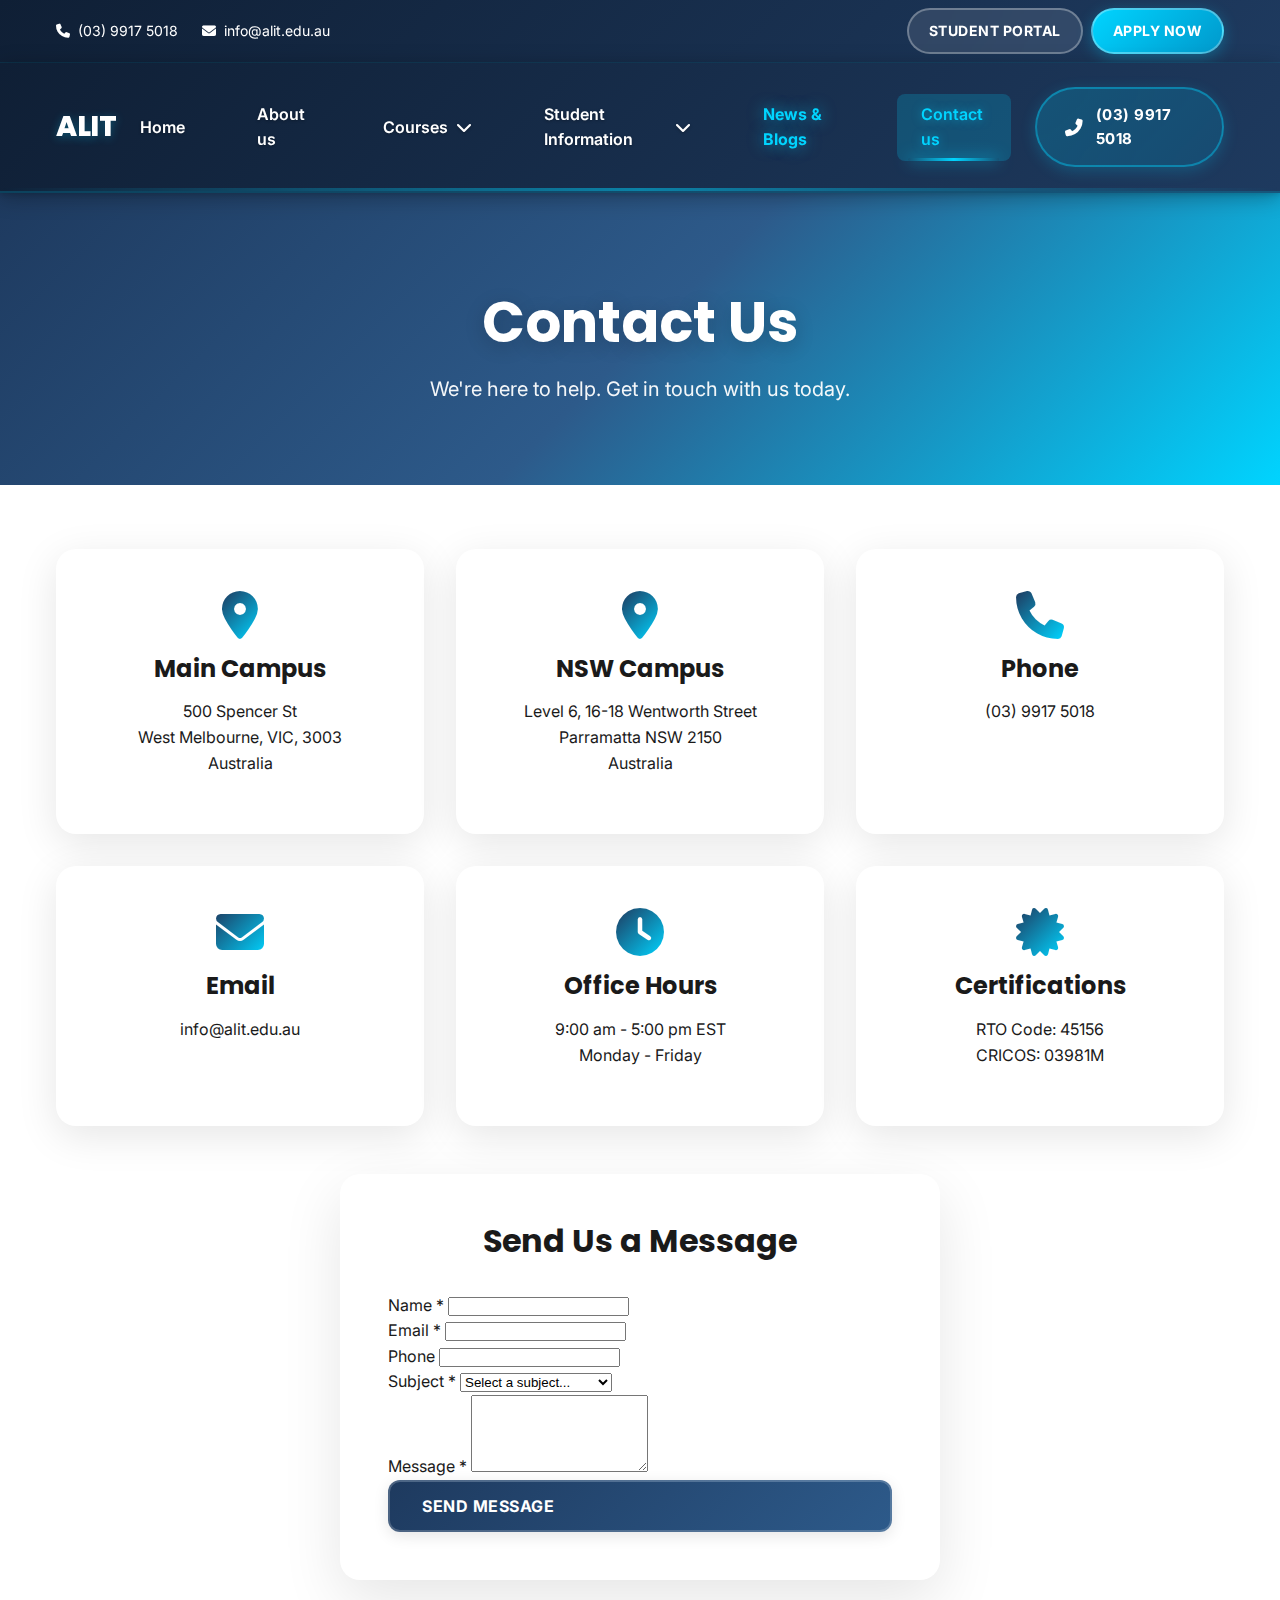
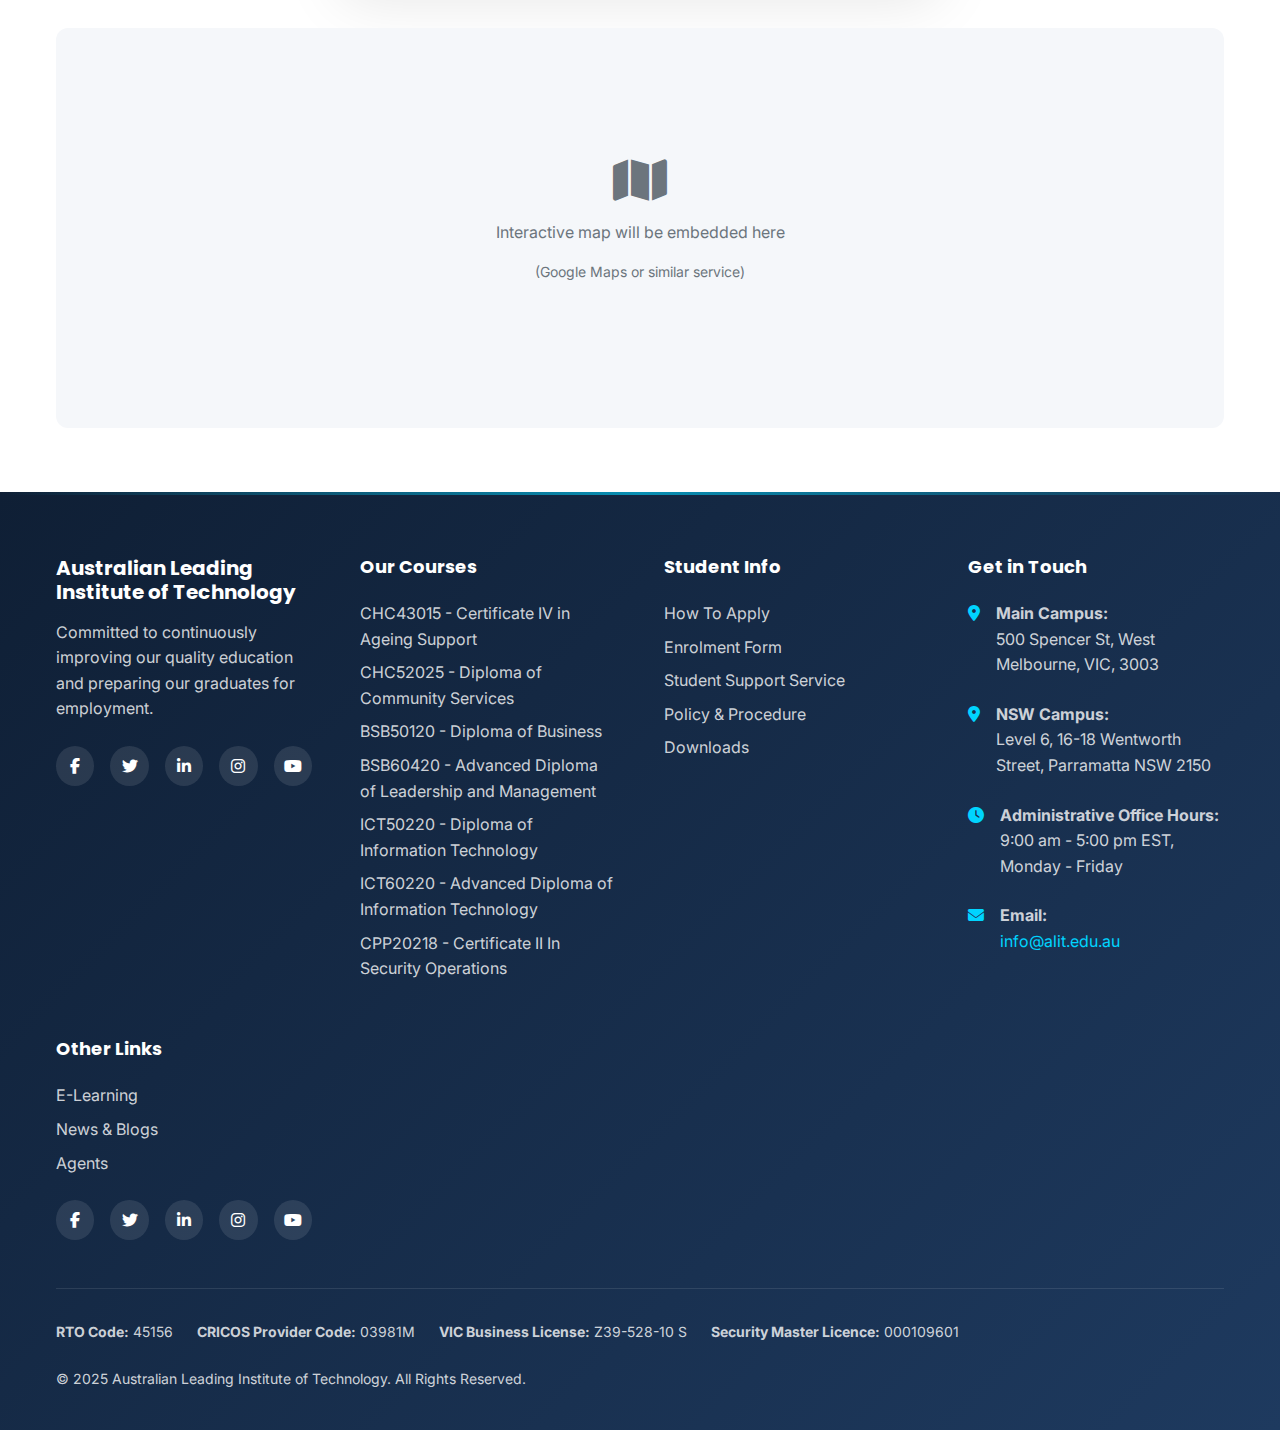
<file: pages/contact.html>
<!DOCTYPE html>
<html lang="en">
<head>
    <meta charset="UTF-8">
    <meta name="viewport" content="width=device-width, initial-scale=1.0">
    <title>Contact Us | ALIT</title>
    <link rel="stylesheet" href="https://fonts.googleapis.com/css2?family=Inter:wght@300;400;500;600;700;800&family=Poppins:wght@400;500;600;700;800&display=swap">
    <link rel="stylesheet" href="https://cdnjs.cloudflare.com/ajax/libs/font-awesome/6.4.0/css/all.min.css">
    <link rel="stylesheet" href="../css/style.css">
    <link rel="stylesheet" href="../css/responsive.css">
    <style>
        .contact-page {
            padding: 4rem 0;
        }
        .contact-grid {
            display: grid;
            grid-template-columns: repeat(auto-fit, minmax(300px, 1fr));
            gap: 2rem;
            margin-bottom: 3rem;
        }
        .contact-card {
            background: white;
            padding: 2.5rem;
            border-radius: 20px;
            box-shadow: 0 10px 40px rgba(0,0,0,0.1);
            text-align: center;
            transition: all 0.3s ease;
            border: 2px solid transparent;
        }
        .contact-card:hover {
            transform: translateY(-10px);
            box-shadow: 0 20px 60px rgba(30, 58, 95, 0.2);
            border-color: rgba(0, 212, 255, 0.3);
        }
        .contact-card i {
            font-size: 3rem;
            background: linear-gradient(135deg, #1e3a5f, #00d4ff);
            -webkit-background-clip: text;
            -webkit-text-fill-color: transparent;
            background-clip: text;
            margin-bottom: 1rem;
        }
        .contact-form-container {
            max-width: 600px;
            margin: 0 auto;
            background: white;
            padding: 3rem;
            border-radius: 20px;
            box-shadow: 0 20px 60px rgba(0,0,0,0.1);
        }
        .form-group input:focus,
        .form-group select:focus,
        .form-group textarea:focus {
            border-color: #00d4ff;
            box-shadow: 0 0 0 3px rgba(0, 212, 255, 0.1);
        }
        .map-container {
            height: 400px;
            background: var(--bg-light);
            border-radius: 12px;
            margin-top: 3rem;
            display: flex;
            align-items: center;
            justify-content: center;
            color: var(--text-light);
        }
    </style>
</head>
<body>
    <!-- Header -->
    <header class="main-header" id="mainHeader">
        <div class="top-bar">
            <div class="container">
                <div class="top-bar-content">
                    <div class="contact-info">
                        <a href="tel:+61399175018" class="contact-item"><i class="fas fa-phone"></i> <span>(03) 9917 5018</span></a>
                        <a href="mailto:info@alit.edu.au" class="contact-item"><i class="fas fa-envelope"></i> <span>info@alit.edu.au</span></a>
                    </div>
                    <div class="top-bar-right">
                        <div class="header-actions">
                            <a href="#student-portal" class="btn-login">Student Portal</a>
                            <a href="admissions.html" class="btn-apply">Apply Now</a>
                        </div>
                    </div>
                </div>
            </div>
        </div>
        <nav class="main-nav">
            <div class="container">
                <div class="nav-wrapper">
                    <div class="logo"><a href="../index.html"><span class="logo-text">ALIT</span></a></div>
                    <button class="mobile-menu-toggle" id="mobileMenuToggle"><span></span><span></span><span></span></button>
                    <ul class="nav-menu" id="navMenu">
                        <li><a href="../index.html">Home</a></li>
                        <li><a href="about.html">About us</a></li>
                        <li class="has-dropdown"><a href="courses.html">Courses <i class="fas fa-chevron-down"></i></a>
                            <ul class="dropdown-menu">
                                <li><a href="courses.html#security">Security Services</a></li>
                                <li><a href="courses.html#first-aid">First Aid</a></li>
                                <li><a href="courses.html#community">Community Services</a></li>
                                <li><a href="courses.html#hospitality">Hospitality</a></li>
                                <li><a href="courses.html#business">Business Services</a></li>
                                <li><a href="courses.html#ict">Information Technology</a></li>
                            </ul>
                        </li>
                        <li class="has-dropdown"><a href="student-life.html">Student Information <i class="fas fa-chevron-down"></i></a>
                            <ul class="dropdown-menu">
                                <li><a href="admissions.html#how-to-apply">How To Apply</a></li>
                                <li><a href="admissions.html#enrolment-form">Enrolment Form</a></li>
                                <li><a href="support.html">Student Support Service</a></li>
                                <li><a href="support.html#policy">Policy & Procedure</a></li>
                                <li><a href="support.html#downloads">Downloads</a></li>
                            </ul>
                        </li>
                        <li><a href="news-blogs.html" class="nav-highlight">News & Blogs</a></li>
                        <li><a href="contact.html" class="active">Contact us</a></li>
                    </ul>
                    <div class="nav-phone-button">
                        <a href="tel:+61399175018" class="phone-btn">
                            <i class="fas fa-phone-alt"></i>
                            <span>(03) 9917 5018</span>
                        </a>
                    </div>
                </div>
            </div>
        </nav>
    </header>

    <!-- Page Header -->
    <section class="page-header-section" style="background: linear-gradient(135deg, #1e3a5f 0%, #2d5a8a 50%, #00d4ff 100%); color: white; padding: 6rem 0 4rem; text-align: center; position: relative; overflow: hidden;">
        <div class="container" style="position: relative; z-index: 1;">
            <h1 style="font-size: 3.5rem; margin-bottom: 1rem; text-shadow: 0 4px 20px rgba(0,0,0,0.2);">Contact Us</h1>
            <p style="font-size: 1.25rem; opacity: 0.95;">We're here to help. Get in touch with us today.</p>
        </div>
    </section>

    <!-- Contact Information -->
    <section class="contact-page">
        <div class="container">
            <div class="contact-grid">
                <div class="contact-card">
                    <i class="fas fa-map-marker-alt"></i>
                    <h3>Main Campus</h3>
                    <p>500 Spencer St<br>West Melbourne, VIC, 3003<br>Australia</p>
                </div>
                <div class="contact-card">
                    <i class="fas fa-map-marker-alt"></i>
                    <h3>NSW Campus</h3>
                    <p>Level 6, 16-18 Wentworth Street<br>Parramatta NSW 2150<br>Australia</p>
                </div>
                <div class="contact-card">
                    <i class="fas fa-phone"></i>
                    <h3>Phone</h3>
                    <p><a href="tel:+61399175018">(03) 9917 5018</a></p>
                </div>
                <div class="contact-card">
                    <i class="fas fa-envelope"></i>
                    <h3>Email</h3>
                    <p><a href="mailto:info@alit.edu.au">info@alit.edu.au</a></p>
                </div>
                <div class="contact-card">
                    <i class="fas fa-clock"></i>
                    <h3>Office Hours</h3>
                    <p>9:00 am - 5:00 pm EST<br>Monday - Friday</p>
                </div>
                <div class="contact-card">
                    <i class="fas fa-certificate"></i>
                    <h3>Certifications</h3>
                    <p>RTO Code: 45156<br>CRICOS: 03981M</p>
                </div>
            </div>

            <!-- Contact Form -->
            <div class="contact-form-container">
                <h2 style="text-align: center; margin-bottom: 2rem;">Send Us a Message</h2>
                <form id="contactForm">
                    <div class="form-group">
                        <label>Name *</label>
                        <input type="text" name="name" required>
                    </div>
                    <div class="form-group">
                        <label>Email *</label>
                        <input type="email" name="email" required>
                    </div>
                    <div class="form-group">
                        <label>Phone</label>
                        <input type="tel" name="phone">
                    </div>
                    <div class="form-group">
                        <label>Subject *</label>
                        <select name="subject" required>
                            <option value="">Select a subject...</option>
                            <option value="admissions">Admissions Inquiry</option>
                            <option value="courses">Course Information</option>
                            <option value="international">International Students</option>
                            <option value="support">Student Support</option>
                            <option value="other">Other</option>
                        </select>
                    </div>
                    <div class="form-group">
                        <label>Message *</label>
                        <textarea name="message" rows="5" required></textarea>
                    </div>
                    <button type="submit" class="btn btn-primary" style="width: 100%;">Send Message</button>
                </form>
            </div>

            <!-- Map Placeholder -->
            <div class="map-container">
                <div style="text-align: center;">
                    <i class="fas fa-map" style="font-size: 3rem; margin-bottom: 1rem;"></i>
                    <p>Interactive map will be embedded here</p>
                    <p style="font-size: 0.875rem;">(Google Maps or similar service)</p>
                </div>
            </div>
        </div>
    </section>

    <!-- Footer (same as index.html) -->
    <footer class="main-footer">
        <div class="container">
            <div class="footer-content">
                <div class="footer-column">
                    <div class="footer-logo">
                        <h3>Australian Leading Institute of Technology</h3>
                    </div>
                    <p>Committed to continuously improving our quality education and preparing our graduates for employment.</p>
                    <div class="footer-social">
                        <a href="https://www.facebook.com/alit.edu.au" target="_blank"><i class="fab fa-facebook-f"></i></a>
                        <a href="https://twitter.com/aliteduau" target="_blank"><i class="fab fa-twitter"></i></a>
                        <a href="https://www.linkedin.com/company/aliteduau/" target="_blank"><i class="fab fa-linkedin-in"></i></a>
                        <a href="https://www.instagram.com/aliteduau/" target="_blank"><i class="fab fa-instagram"></i></a>
                        <a href="https://www.youtube.com/@aliteduau" target="_blank"><i class="fab fa-youtube"></i></a>
                    </div>
                </div>
                <div class="footer-column">
                    <h4>Our Courses</h4>
                    <ul class="footer-links">
                        <li><a href="courses.html#community">CHC43015 - Certificate IV in Ageing Support</a></li>
                        <li><a href="courses.html#community">CHC52025 - Diploma of Community Services</a></li>
                        <li><a href="courses.html#business">BSB50120 - Diploma of Business</a></li>
                        <li><a href="courses.html#business">BSB60420 - Advanced Diploma of Leadership and Management</a></li>
                        <li><a href="courses.html#ict">ICT50220 - Diploma of Information Technology</a></li>
                        <li><a href="courses.html#ict">ICT60220 - Advanced Diploma of Information Technology</a></li>
                        <li><a href="courses.html#security">CPP20218 - Certificate II In Security Operations</a></li>
                    </ul>
                </div>
                <div class="footer-column">
                    <h4>Student Info</h4>
                    <ul class="footer-links">
                        <li><a href="admissions.html#how-to-apply">How To Apply</a></li>
                        <li><a href="admissions.html#enrolment-form">Enrolment Form</a></li>
                        <li><a href="support.html">Student Support Service</a></li>
                        <li><a href="support.html#policy">Policy & Procedure</a></li>
                        <li><a href="support.html#downloads">Downloads</a></li>
                    </ul>
                </div>
                <div class="footer-column">
                    <h4>Get in Touch</h4>
                    <ul class="footer-contact">
                        <li><i class="fas fa-map-marker-alt"></i> <div><strong>Main Campus:</strong><br>500 Spencer St, West Melbourne, VIC, 3003</div></li>
                        <li><i class="fas fa-map-marker-alt"></i> <div><strong>NSW Campus:</strong><br>Level 6, 16-18 Wentworth Street, Parramatta NSW 2150</div></li>
                        <li><i class="fas fa-clock"></i> <div><strong>Administrative Office Hours:</strong><br>9:00 am - 5:00 pm EST,<br>Monday - Friday</div></li>
                        <li><i class="fas fa-envelope"></i> <div><strong>Email:</strong><br><a href="mailto:info@alit.edu.au">info@alit.edu.au</a></div></li>
                    </ul>
                </div>
                <div class="footer-column">
                    <h4>Other Links</h4>
                    <ul class="footer-links">
                        <li><a href="#e-learning">E-Learning</a></li>
                        <li><a href="news-blogs.html">News & Blogs</a></li>
                        <li><a href="#agents">Agents</a></li>
                    </ul>
                    <div class="footer-social" style="margin-top: 1.5rem;">
                        <a href="https://www.facebook.com/alit.edu.au" target="_blank"><i class="fab fa-facebook-f"></i></a>
                        <a href="https://twitter.com/aliteduau" target="_blank"><i class="fab fa-twitter"></i></a>
                        <a href="https://www.linkedin.com/company/aliteduau/" target="_blank"><i class="fab fa-linkedin-in"></i></a>
                        <a href="https://www.instagram.com/aliteduau/" target="_blank"><i class="fab fa-instagram"></i></a>
                        <a href="https://www.youtube.com/@aliteduau" target="_blank"><i class="fab fa-youtube"></i></a>
                    </div>
                </div>
            </div>
            <div class="footer-bottom">
                <div class="footer-certifications">
                    <p><strong>RTO Code:</strong> 45156</p>
                    <p><strong>CRICOS Provider Code:</strong> 03981M</p>
                    <p><strong>VIC Business License:</strong> Z39-528-10 S</p>
                    <p><strong>Security Master Licence:</strong> 000109601</p>
                </div>
                <div class="footer-legal">
                    <p>&copy; 2025 Australian Leading Institute of Technology. All Rights Reserved.</p>
                </div>
            </div>
        </div>
    </footer>

    <script src="../js/main.js"></script>
    <script>
        document.getElementById('contactForm').addEventListener('submit', function(e) {
            e.preventDefault();
            alert('Thank you for your message! We will get back to you soon.');
            this.reset();
        });
    </script>
</body>
</html>
</file>
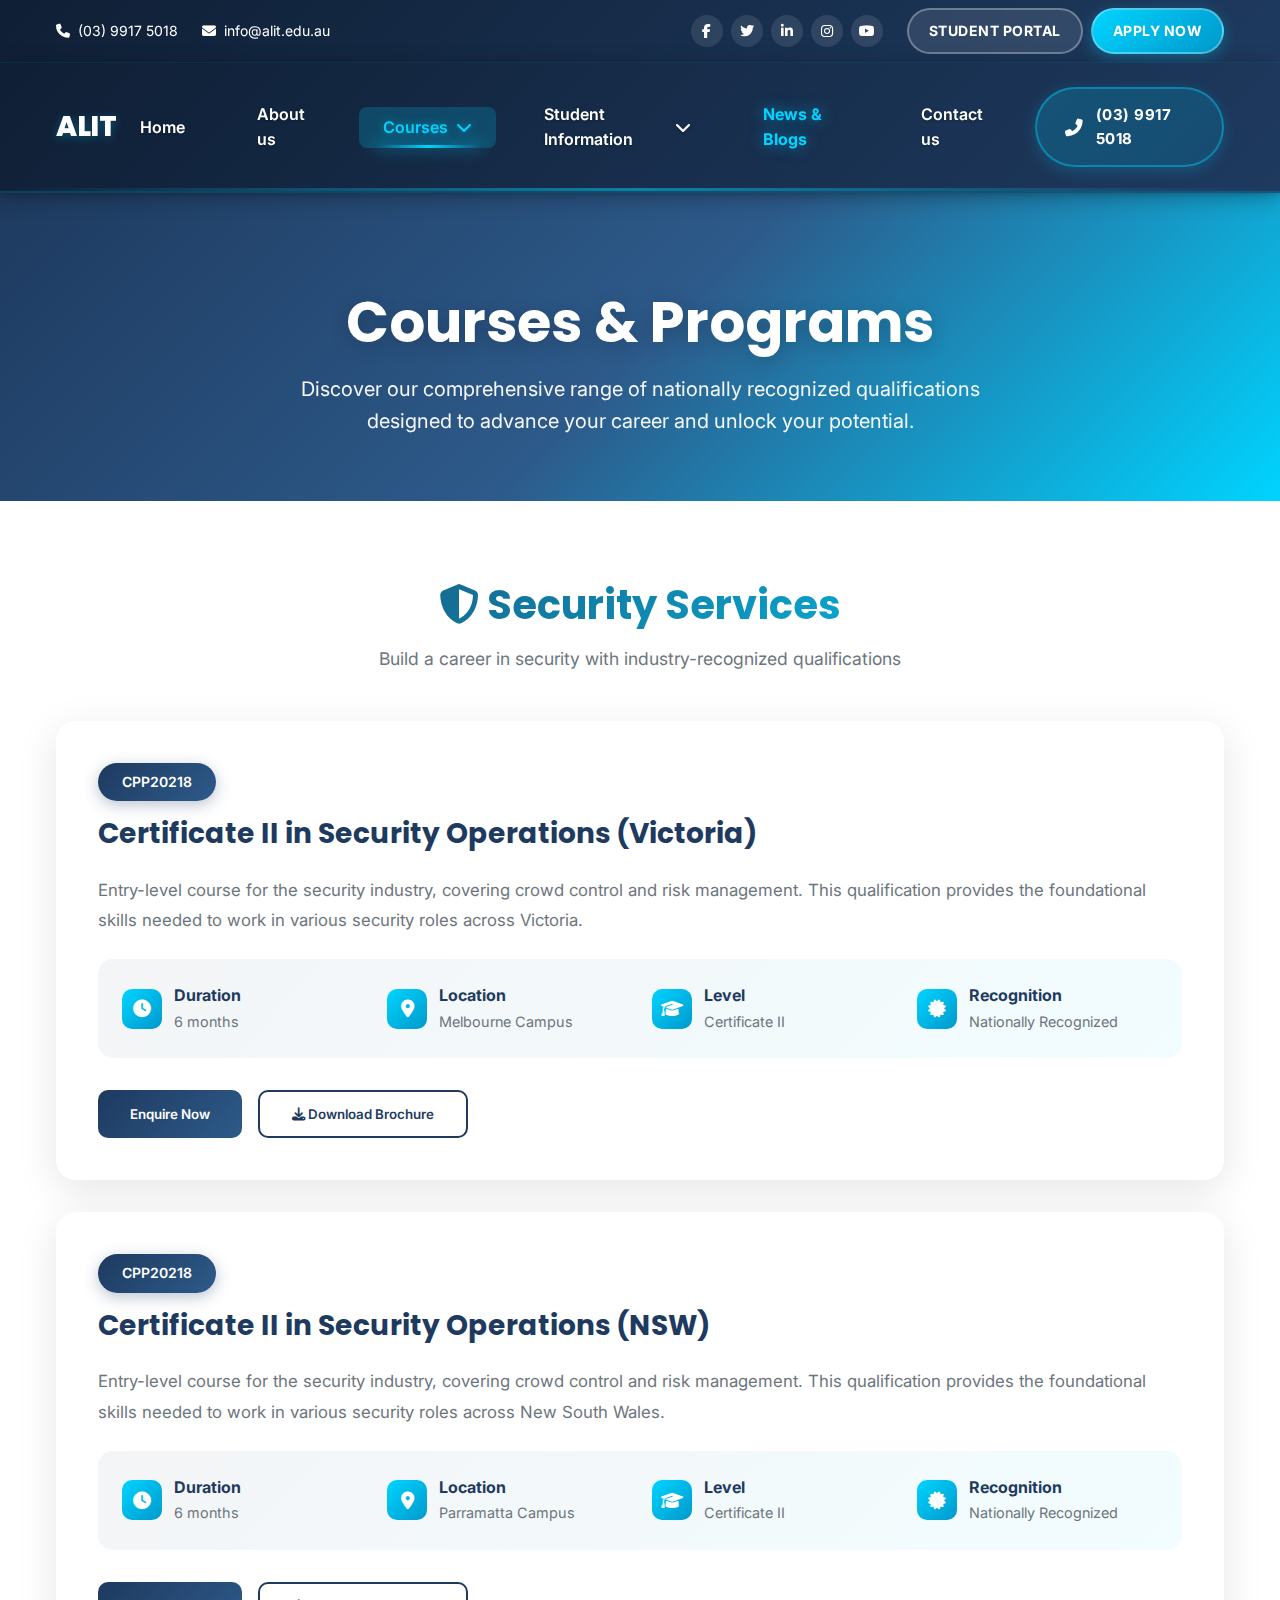
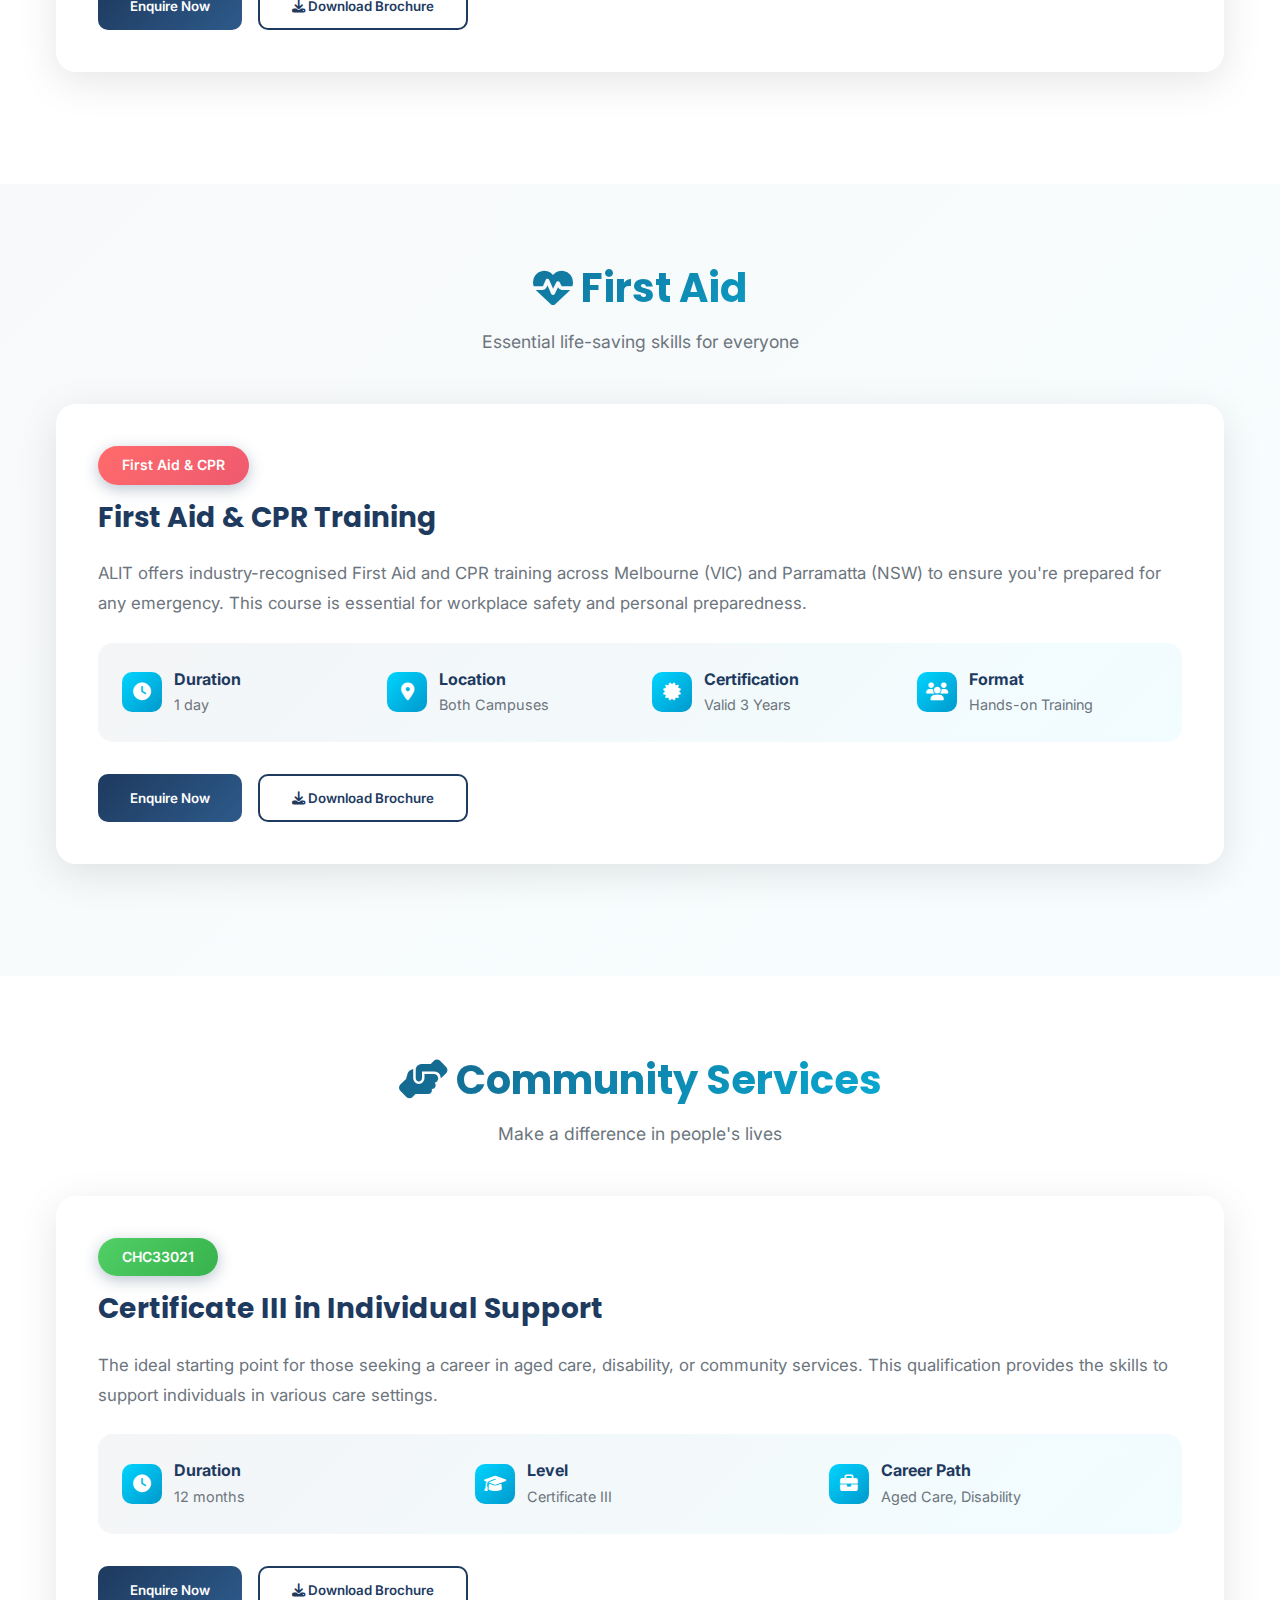
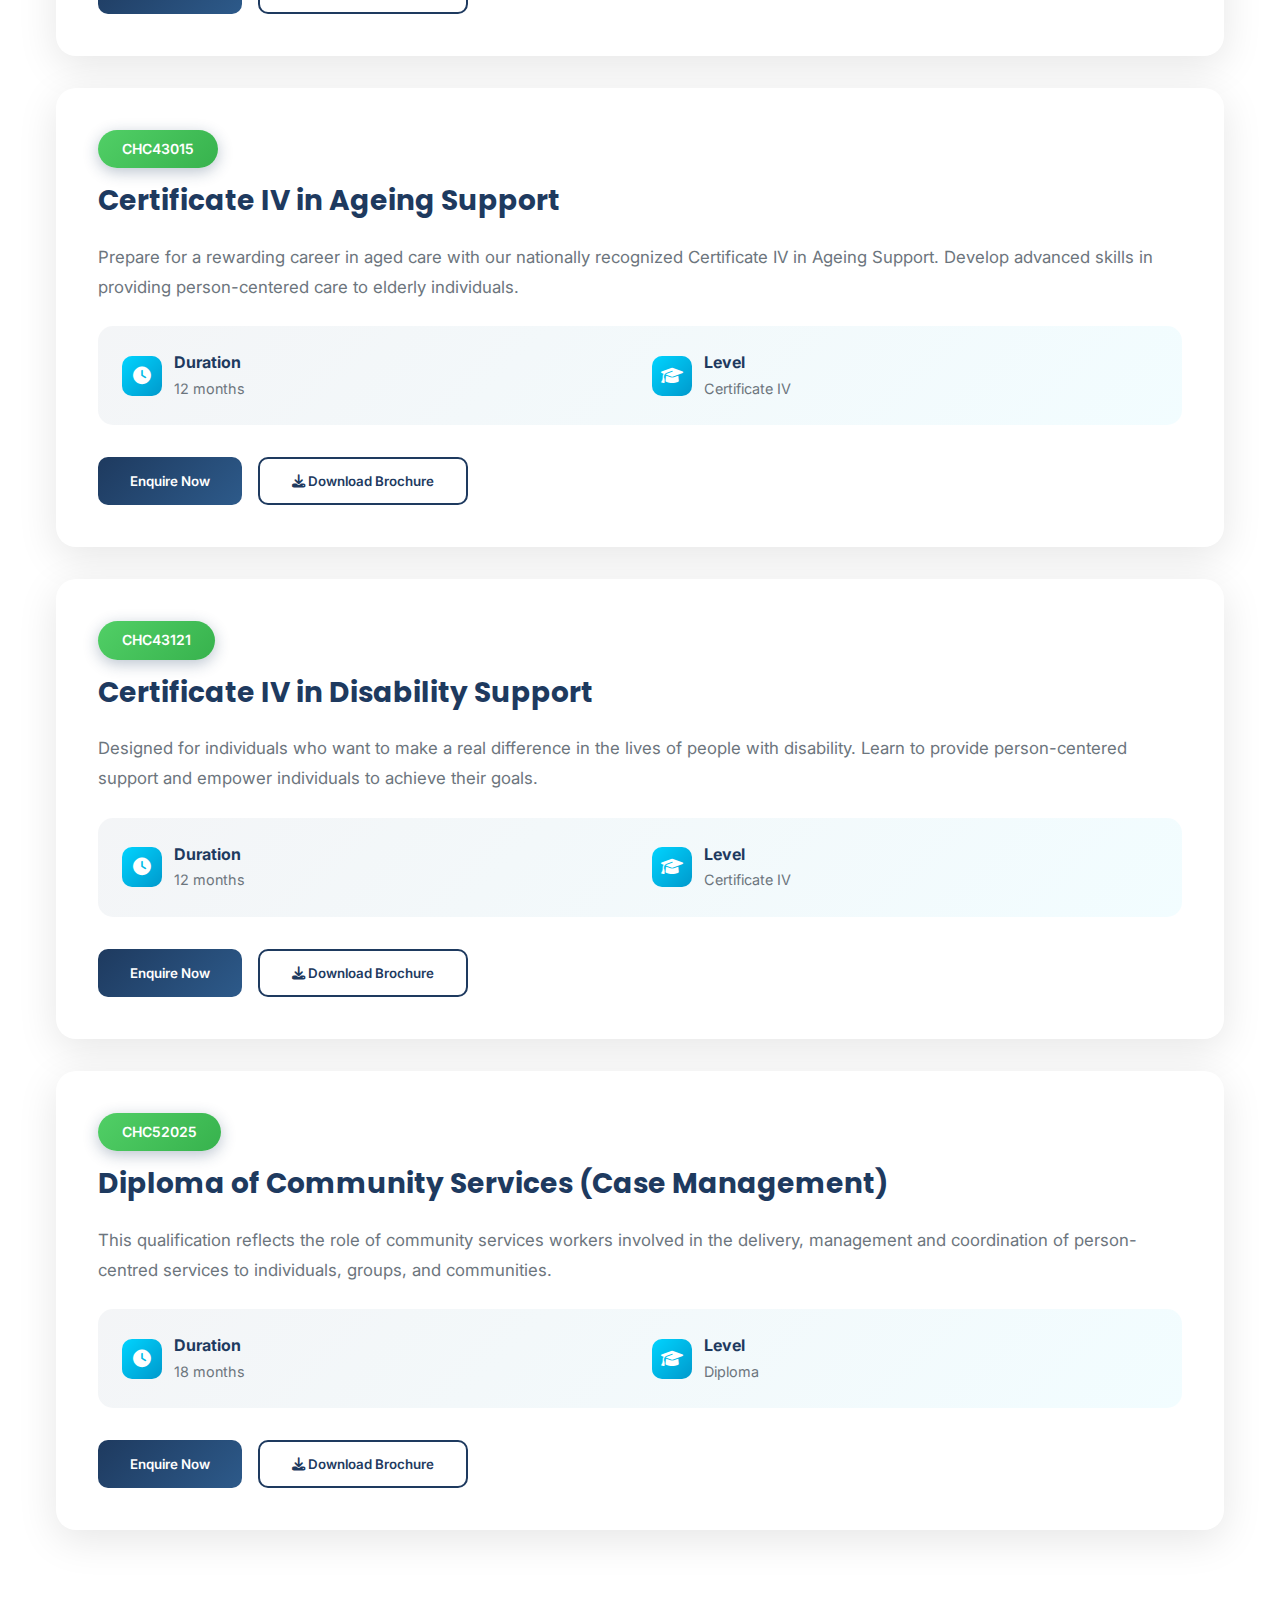
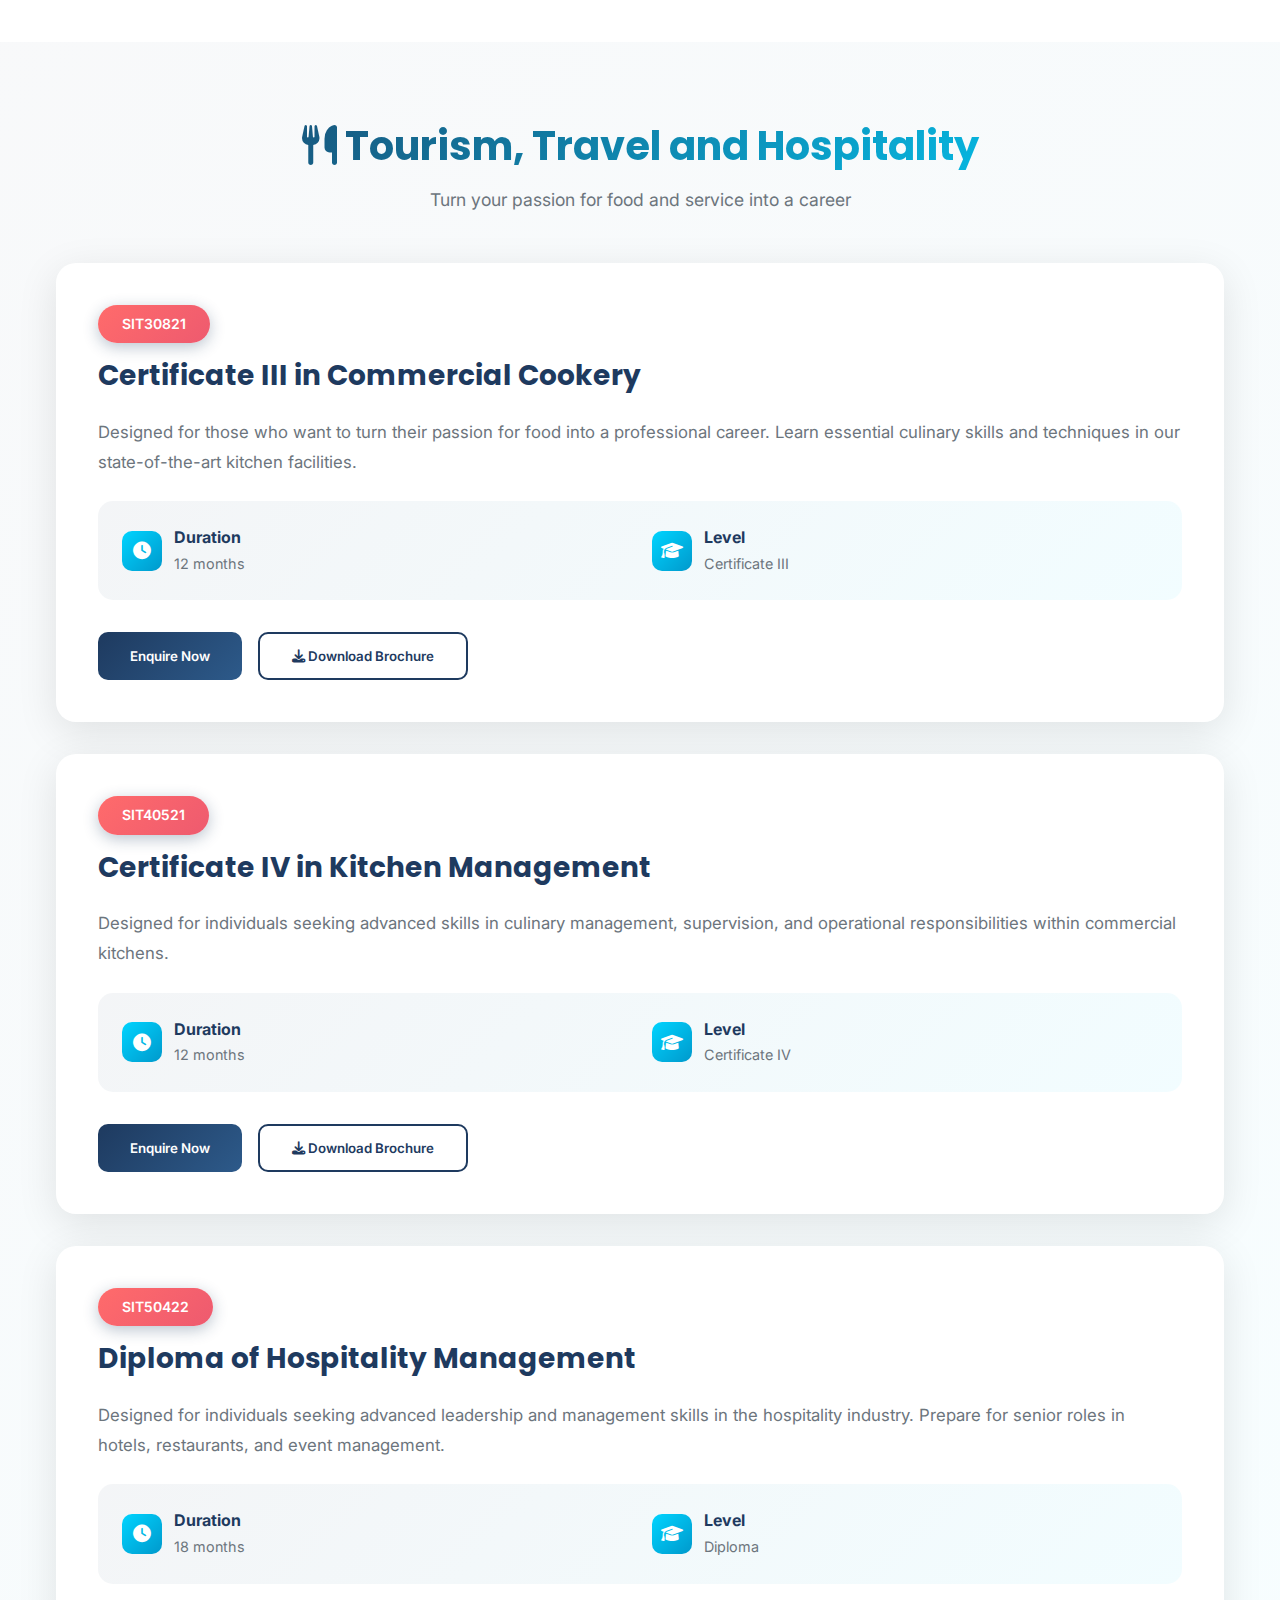
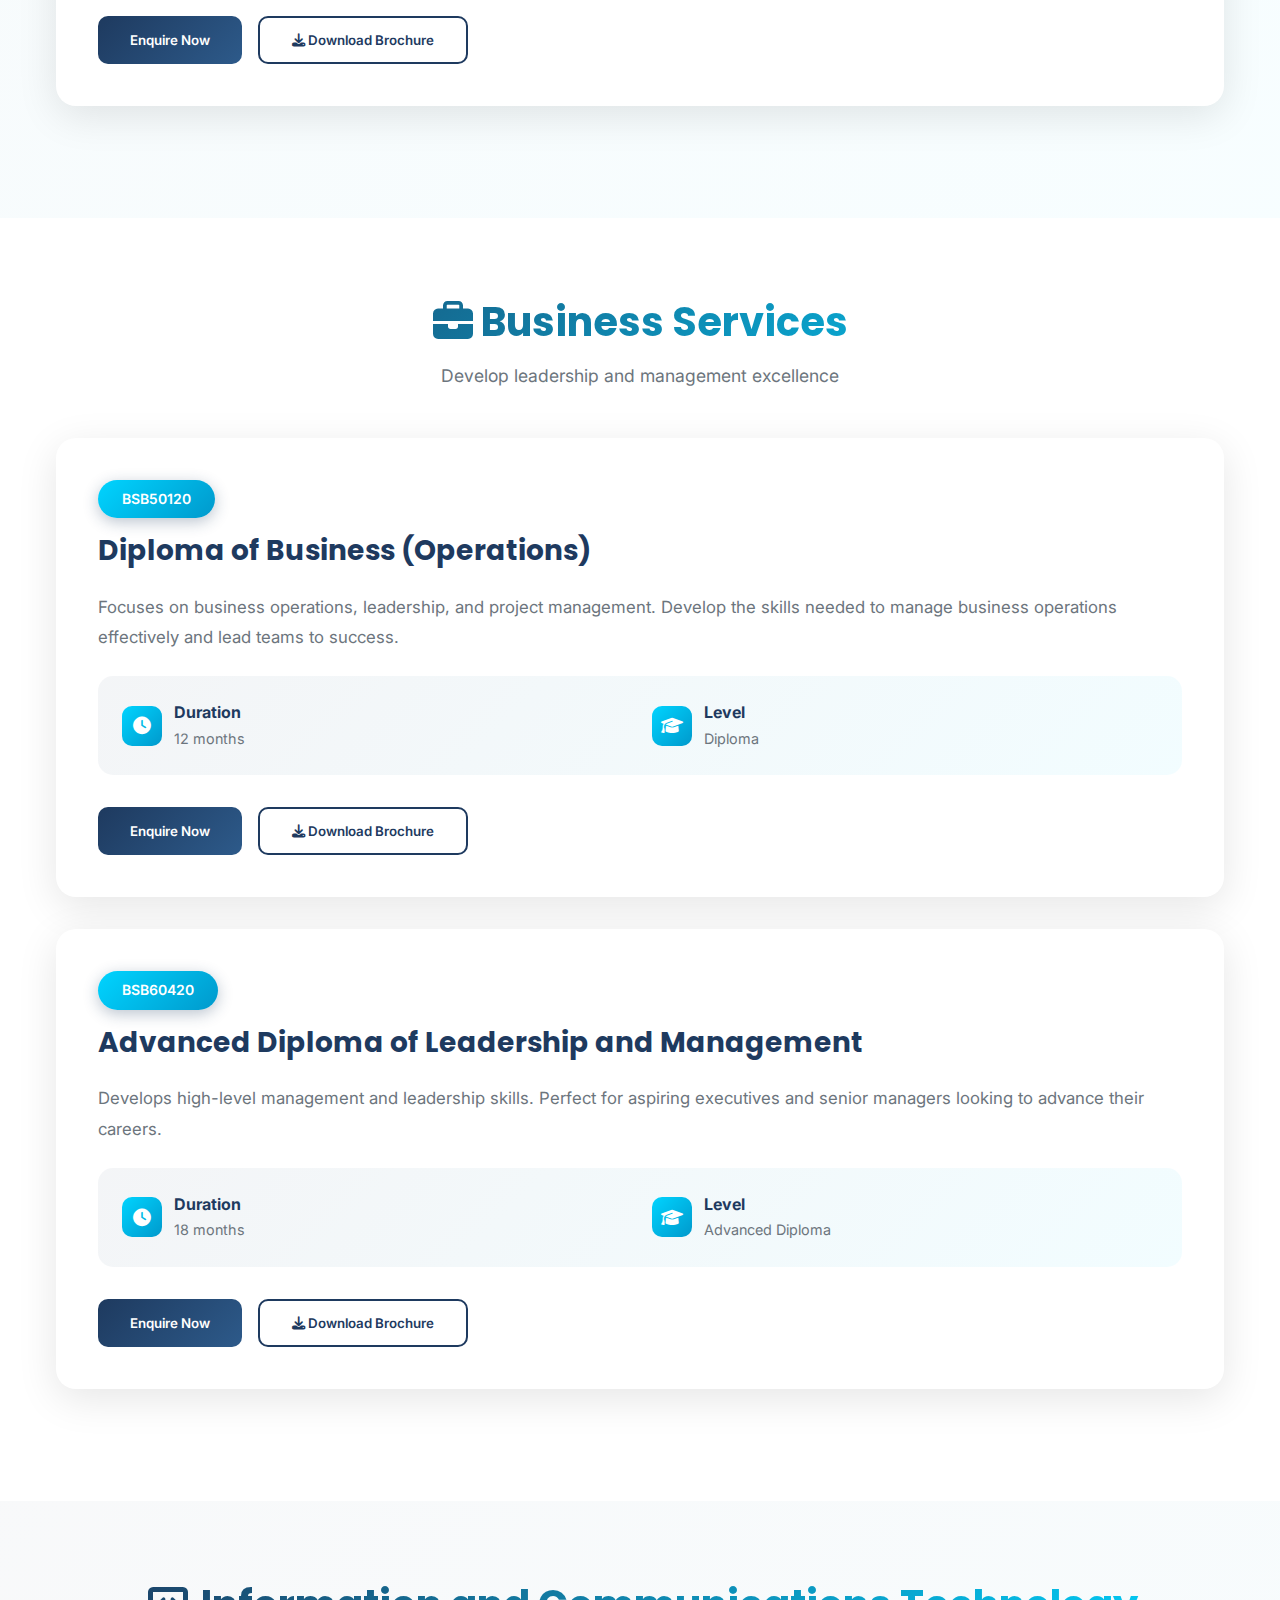
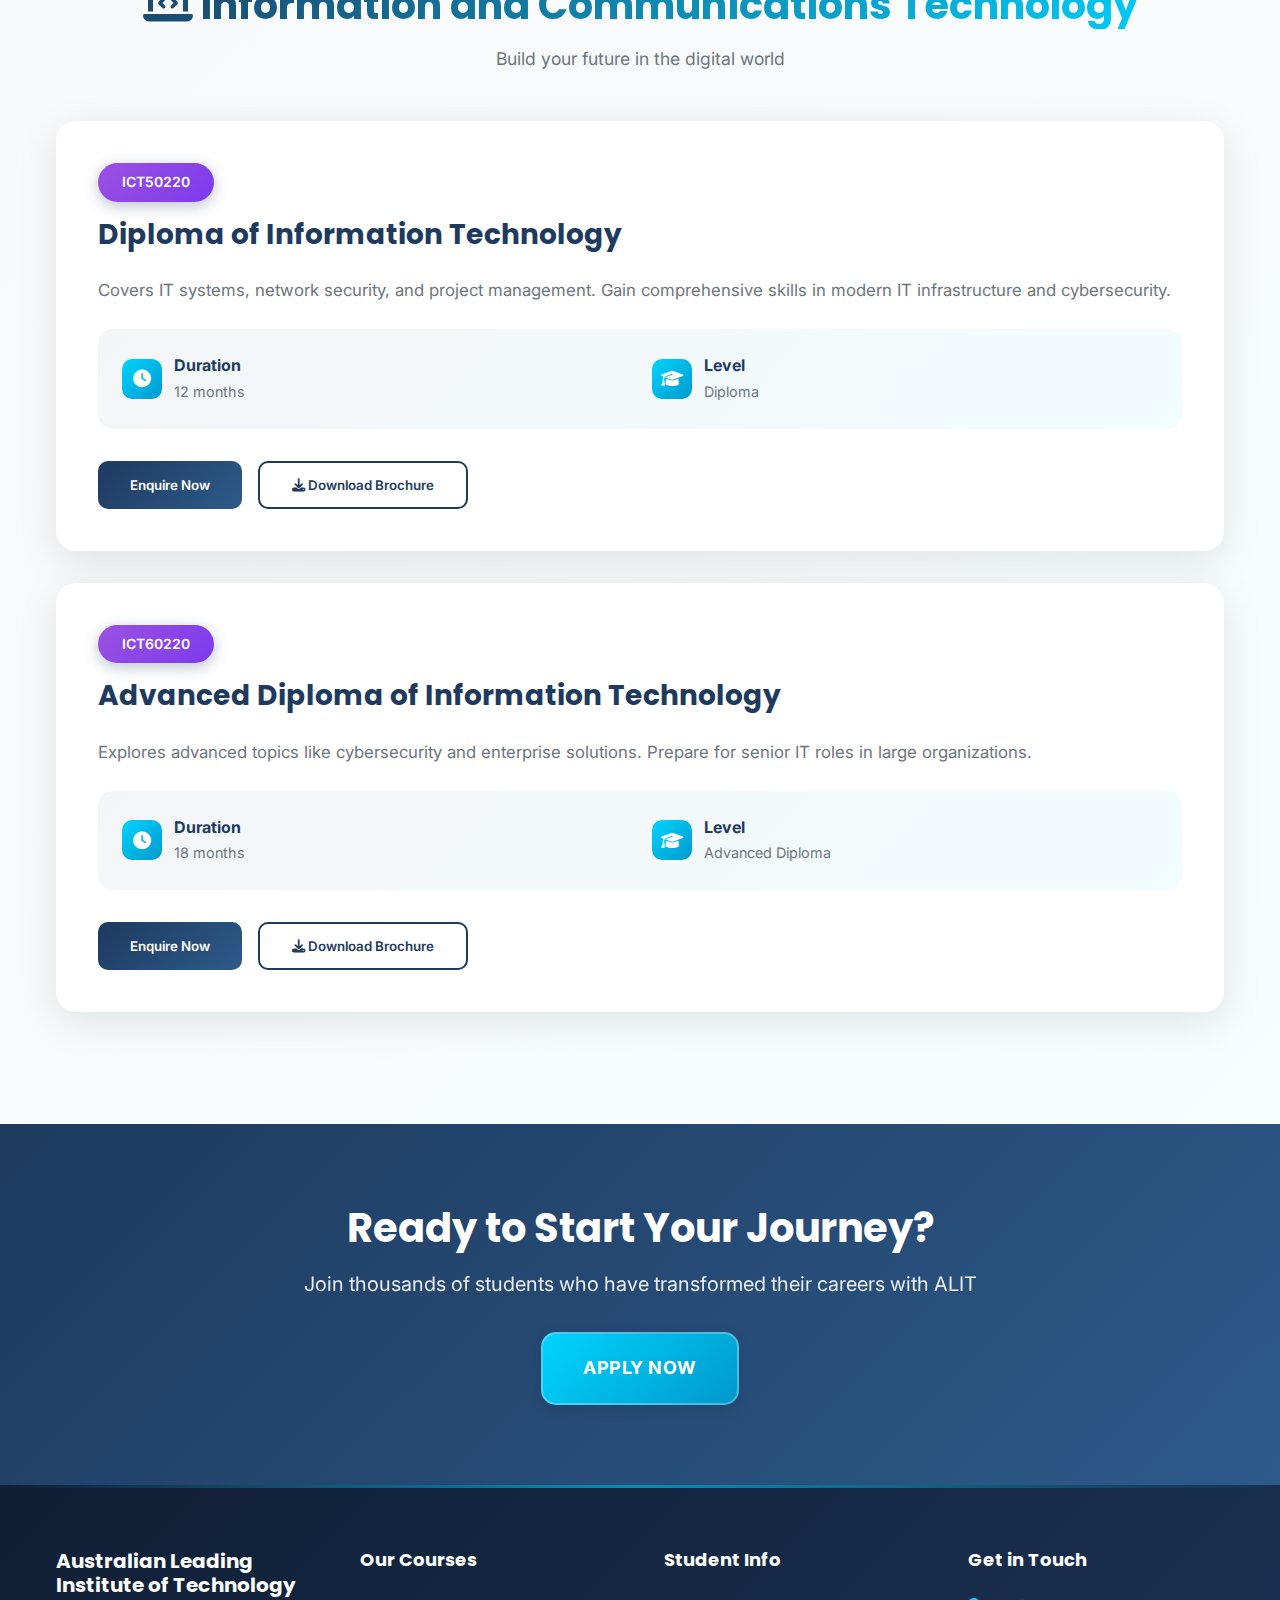
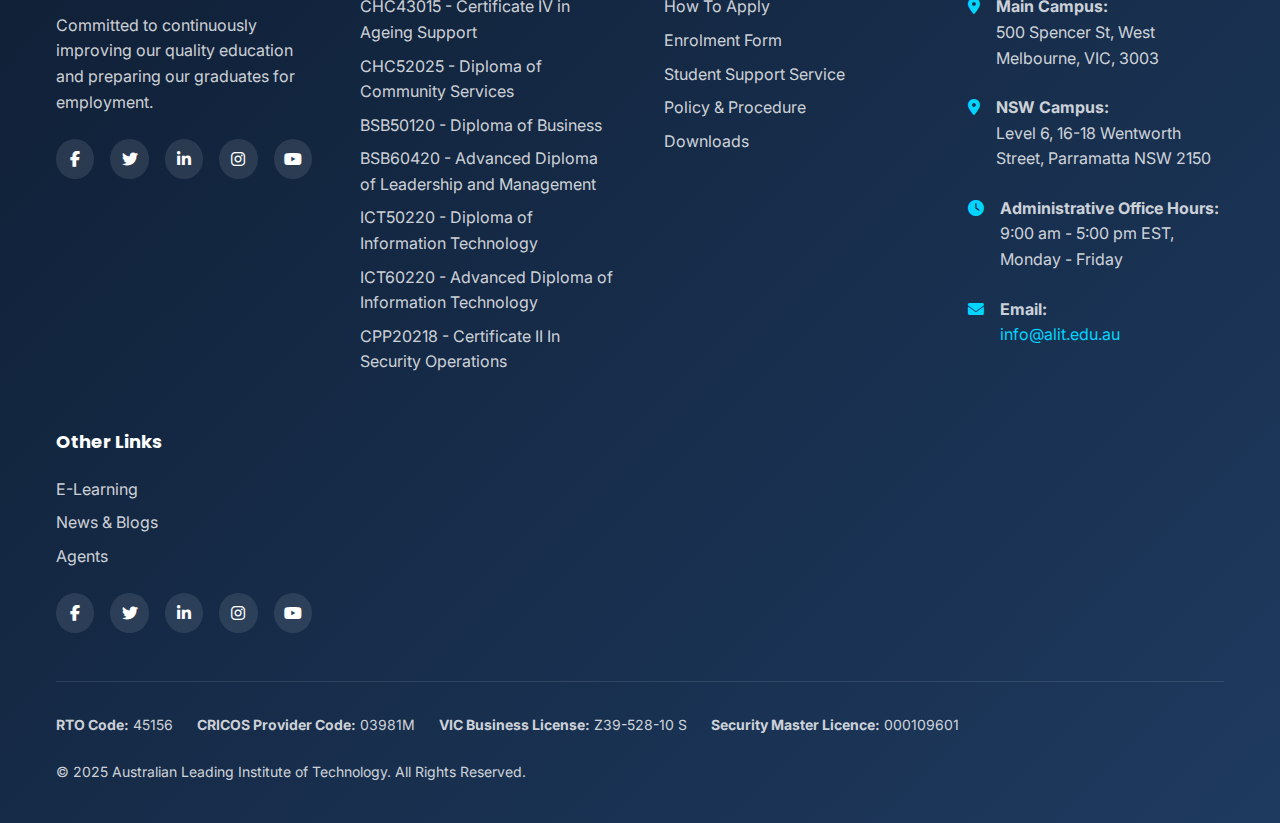
<file: pages/courses.html>
<!DOCTYPE html>
<html lang="en">
<head>
    <meta charset="UTF-8">
    <meta name="viewport" content="width=device-width, initial-scale=1.0">
    <title>Courses & Programs | ALIT</title>
    <link rel="stylesheet" href="https://fonts.googleapis.com/css2?family=Inter:wght@300;400;500;600;700;800&family=Poppins:wght@400;500;600;700;800&display=swap">
    <link rel="stylesheet" href="https://cdnjs.cloudflare.com/ajax/libs/font-awesome/6.4.0/css/all.min.css">
    <link rel="stylesheet" href="../css/style.css">
    <link rel="stylesheet" href="../css/responsive.css">
    <style>
        .page-hero {
            background: linear-gradient(135deg, #1e3a5f 0%, #2d5a8a 50%, #00d4ff 100%);
            padding: 6rem 0 4rem;
            position: relative;
            overflow: hidden;
            color: white;
        }
        .page-hero::before {
            content: '';
            position: absolute;
            top: 0;
            left: 0;
            right: 0;
            bottom: 0;
            background: url('data:image/svg+xml,<svg width="100" height="100" xmlns="http://www.w3.org/2000/svg"><defs><pattern id="grid" width="100" height="100" patternUnits="userSpaceOnUse"><path d="M 100 0 L 0 0 0 100" fill="none" stroke="rgba(255,255,255,0.1)" stroke-width="1"/></defs><rect width="100" height="100" fill="url(%23grid)"/></svg>');
            opacity: 0.3;
        }
        .page-hero-content {
            position: relative;
            z-index: 1;
            text-align: center;
        }
        .page-hero h1 {
            font-size: 3.5rem;
            margin-bottom: 1rem;
            text-shadow: 0 4px 20px rgba(0,0,0,0.2);
        }
        .page-hero p {
            font-size: 1.25rem;
            opacity: 0.95;
            max-width: 700px;
            margin: 0 auto;
        }
        .course-category-section {
            padding: 5rem 0;
            position: relative;
        }
        .course-category-section:nth-child(even) {
            background: linear-gradient(135deg, rgba(30, 58, 95, 0.03) 0%, rgba(0, 212, 255, 0.03) 100%);
        }
        .category-header {
            text-align: center;
            margin-bottom: 3rem;
        }
        .category-header h2 {
            font-size: 2.5rem;
            background: linear-gradient(135deg, #1e3a5f, #00d4ff);
            -webkit-background-clip: text;
            -webkit-text-fill-color: transparent;
            background-clip: text;
            margin-bottom: 1rem;
        }
        .category-header p {
            color: var(--text-light);
            font-size: 1.1rem;
        }
        .course-detail-card {
            background: white;
            border-radius: 20px;
            padding: 2.5rem;
            box-shadow: 0 10px 40px rgba(0,0,0,0.1);
            margin-bottom: 2rem;
            transition: all 0.4s cubic-bezier(0.175, 0.885, 0.32, 1.275);
            border: 2px solid transparent;
            position: relative;
            overflow: hidden;
        }
        .course-detail-card::before {
            content: '';
            position: absolute;
            top: 0;
            left: 0;
            width: 5px;
            height: 100%;
            background: linear-gradient(180deg, #1e3a5f, #00d4ff);
            transform: scaleY(0);
            transition: transform 0.4s ease;
        }
        .course-detail-card:hover::before {
            transform: scaleY(1);
        }
        .course-detail-card:hover {
            transform: translateY(-10px);
            box-shadow: 0 20px 60px rgba(30, 58, 95, 0.2);
            border-color: rgba(0, 212, 255, 0.3);
        }
        .course-code {
            display: inline-block;
            background: linear-gradient(135deg, #1e3a5f, #2d5a8a);
            color: white;
            padding: 0.5rem 1.5rem;
            border-radius: 25px;
            font-weight: 600;
            font-size: 0.875rem;
            margin-bottom: 1rem;
            box-shadow: 0 4px 15px rgba(30, 58, 95, 0.3);
        }
        .course-detail-card h3 {
            font-size: 1.75rem;
            color: #1e3a5f;
            margin-bottom: 1rem;
        }
        .course-info-grid {
            display: grid;
            grid-template-columns: repeat(auto-fit, minmax(200px, 1fr));
            gap: 1.5rem;
            margin: 1.5rem 0;
            padding: 1.5rem;
            background: linear-gradient(135deg, rgba(30, 58, 95, 0.05), rgba(0, 212, 255, 0.05));
            border-radius: 15px;
        }
        .course-info-item {
            display: flex;
            align-items: center;
            gap: 0.75rem;
        }
        .course-info-item i {
            width: 40px;
            height: 40px;
            background: linear-gradient(135deg, #00d4ff, #0099cc);
            color: white;
            border-radius: 10px;
            display: flex;
            align-items: center;
            justify-content: center;
            font-size: 1.1rem;
        }
        .course-info-item strong {
            color: #1e3a5f;
            display: block;
        }
        .course-info-item span {
            color: var(--text-light);
            font-size: 0.9rem;
        }
        .course-description {
            color: var(--text-light);
            line-height: 1.8;
            margin: 1.5rem 0;
            font-size: 1.05rem;
        }
        .course-cta {
            display: flex;
            gap: 1rem;
            margin-top: 2rem;
            flex-wrap: wrap;
        }
        .btn-enquire {
            background: linear-gradient(135deg, #1e3a5f, #2d5a8a);
            color: white;
            padding: 0.875rem 2rem;
            border-radius: 10px;
            font-weight: 600;
            transition: all 0.3s ease;
            border: none;
            cursor: pointer;
        }
        .btn-enquire:hover {
            transform: translateY(-3px);
            box-shadow: 0 10px 25px rgba(30, 58, 95, 0.3);
        }
        .btn-download {
            background: white;
            color: #1e3a5f;
            padding: 0.875rem 2rem;
            border-radius: 10px;
            font-weight: 600;
            transition: all 0.3s ease;
            border: 2px solid #1e3a5f;
            cursor: pointer;
        }
        .btn-download:hover {
            background: #1e3a5f;
            color: white;
            transform: translateY(-3px);
        }
    </style>
</head>
<body>
    <!-- Header -->
    <header class="main-header" id="mainHeader">
        <div class="top-bar">
            <div class="container">
                <div class="top-bar-content">
                    <div class="contact-info">
                        <a href="tel:+61399175018" class="contact-item"><i class="fas fa-phone"></i> <span>(03) 9917 5018</span></a>
                        <a href="mailto:info@alit.edu.au" class="contact-item"><i class="fas fa-envelope"></i> <span>info@alit.edu.au</span></a>
                    </div>
                    <div class="top-bar-right">
                        <div class="social-links">
                            <a href="https://www.facebook.com/alit.edu.au" target="_blank"><i class="fab fa-facebook-f"></i></a>
                            <a href="https://twitter.com/aliteduau" target="_blank"><i class="fab fa-twitter"></i></a>
                            <a href="https://www.linkedin.com/company/aliteduau/" target="_blank"><i class="fab fa-linkedin-in"></i></a>
                            <a href="https://www.instagram.com/aliteduau/" target="_blank"><i class="fab fa-instagram"></i></a>
                            <a href="https://www.youtube.com/@aliteduau" target="_blank"><i class="fab fa-youtube"></i></a>
                        </div>
                        <div class="header-actions">
                            <a href="#student-portal" class="btn-login">Student Portal</a>
                            <a href="admissions.html" class="btn-apply">Apply Now</a>
                        </div>
                    </div>
                </div>
            </div>
        </div>
        <nav class="main-nav">
            <div class="container">
                <div class="nav-wrapper">
                    <div class="logo"><a href="../index.html"><span class="logo-text">ALIT</span></a></div>
                    <button class="mobile-menu-toggle" id="mobileMenuToggle"><span></span><span></span><span></span></button>
                    <ul class="nav-menu" id="navMenu">
                        <li><a href="../index.html">Home</a></li>
                        <li><a href="about.html">About us</a></li>
                        <li class="has-dropdown"><a href="courses.html" class="active">Courses <i class="fas fa-chevron-down"></i></a>
                            <ul class="dropdown-menu">
                                <li><a href="courses.html#security">Security Services</a></li>
                                <li><a href="courses.html#first-aid">First Aid</a></li>
                                <li><a href="courses.html#community">Community Services</a></li>
                                <li><a href="courses.html#hospitality">Hospitality</a></li>
                                <li><a href="courses.html#business">Business Services</a></li>
                                <li><a href="courses.html#ict">Information Technology</a></li>
                            </ul>
                        </li>
                        <li class="has-dropdown"><a href="student-life.html">Student Information <i class="fas fa-chevron-down"></i></a>
                            <ul class="dropdown-menu">
                                <li><a href="admissions.html#how-to-apply">How To Apply</a></li>
                                <li><a href="admissions.html#enrolment-form">Enrolment Form</a></li>
                                <li><a href="support.html">Student Support Service</a></li>
                                <li><a href="support.html#policy">Policy & Procedure</a></li>
                                <li><a href="support.html#downloads">Downloads</a></li>
                            </ul>
                        </li>
                        <li><a href="news-blogs.html" class="nav-highlight">News & Blogs</a></li>
                        <li><a href="contact.html">Contact us</a></li>
                    </ul>
                    <div class="nav-phone-button">
                        <a href="tel:+61399175018" class="phone-btn">
                            <i class="fas fa-phone-alt"></i>
                            <span>(03) 9917 5018</span>
                        </a>
                    </div>
                </div>
            </div>
        </nav>
    </header>

    <!-- Page Hero -->
    <section class="page-hero">
        <div class="container">
            <div class="page-hero-content">
                <h1>Courses & Programs</h1>
                <p>Discover our comprehensive range of nationally recognized qualifications designed to advance your career and unlock your potential.</p>
            </div>
        </div>
    </section>

    <!-- Security Services -->
    <section id="security" class="course-category-section">
        <div class="container">
            <div class="category-header">
                <h2><i class="fas fa-shield-alt"></i> Security Services</h2>
                <p>Build a career in security with industry-recognized qualifications</p>
            </div>
            <div class="course-detail-card">
                <span class="course-code">CPP20218</span>
                <h3>Certificate II in Security Operations (Victoria)</h3>
                <p class="course-description">Entry-level course for the security industry, covering crowd control and risk management. This qualification provides the foundational skills needed to work in various security roles across Victoria.</p>
                <div class="course-info-grid">
                    <div class="course-info-item">
                        <i class="fas fa-clock"></i>
                        <div>
                            <strong>Duration</strong>
                            <span>6 months</span>
                        </div>
                    </div>
                    <div class="course-info-item">
                        <i class="fas fa-map-marker-alt"></i>
                        <div>
                            <strong>Location</strong>
                            <span>Melbourne Campus</span>
                        </div>
                    </div>
                    <div class="course-info-item">
                        <i class="fas fa-graduation-cap"></i>
                        <div>
                            <strong>Level</strong>
                            <span>Certificate II</span>
                        </div>
                    </div>
                    <div class="course-info-item">
                        <i class="fas fa-certificate"></i>
                        <div>
                            <strong>Recognition</strong>
                            <span>Nationally Recognized</span>
                        </div>
                    </div>
                </div>
                <div class="course-cta">
                    <button class="btn-enquire">Enquire Now</button>
                    <button class="btn-download"><i class="fas fa-download"></i> Download Brochure</button>
                </div>
            </div>
            <div class="course-detail-card">
                <span class="course-code">CPP20218</span>
                <h3>Certificate II in Security Operations (NSW)</h3>
                <p class="course-description">Entry-level course for the security industry, covering crowd control and risk management. This qualification provides the foundational skills needed to work in various security roles across New South Wales.</p>
                <div class="course-info-grid">
                    <div class="course-info-item">
                        <i class="fas fa-clock"></i>
                        <div>
                            <strong>Duration</strong>
                            <span>6 months</span>
                        </div>
                    </div>
                    <div class="course-info-item">
                        <i class="fas fa-map-marker-alt"></i>
                        <div>
                            <strong>Location</strong>
                            <span>Parramatta Campus</span>
                        </div>
                    </div>
                    <div class="course-info-item">
                        <i class="fas fa-graduation-cap"></i>
                        <div>
                            <strong>Level</strong>
                            <span>Certificate II</span>
                        </div>
                    </div>
                    <div class="course-info-item">
                        <i class="fas fa-certificate"></i>
                        <div>
                            <strong>Recognition</strong>
                            <span>Nationally Recognized</span>
                        </div>
                    </div>
                </div>
                <div class="course-cta">
                    <button class="btn-enquire">Enquire Now</button>
                    <button class="btn-download"><i class="fas fa-download"></i> Download Brochure</button>
                </div>
            </div>
        </div>
    </section>

    <!-- First Aid -->
    <section id="first-aid" class="course-category-section">
        <div class="container">
            <div class="category-header">
                <h2><i class="fas fa-heartbeat"></i> First Aid</h2>
                <p>Essential life-saving skills for everyone</p>
            </div>
            <div class="course-detail-card">
                <span class="course-code" style="background: linear-gradient(135deg, #ff6b6b, #ee5a6f);">First Aid & CPR</span>
                <h3>First Aid & CPR Training</h3>
                <p class="course-description">ALIT offers industry-recognised First Aid and CPR training across Melbourne (VIC) and Parramatta (NSW) to ensure you're prepared for any emergency. This course is essential for workplace safety and personal preparedness.</p>
                <div class="course-info-grid">
                    <div class="course-info-item">
                        <i class="fas fa-clock"></i>
                        <div>
                            <strong>Duration</strong>
                            <span>1 day</span>
                        </div>
                    </div>
                    <div class="course-info-item">
                        <i class="fas fa-map-marker-alt"></i>
                        <div>
                            <strong>Location</strong>
                            <span>Both Campuses</span>
                        </div>
                    </div>
                    <div class="course-info-item">
                        <i class="fas fa-certificate"></i>
                        <div>
                            <strong>Certification</strong>
                            <span>Valid 3 Years</span>
                        </div>
                    </div>
                    <div class="course-info-item">
                        <i class="fas fa-users"></i>
                        <div>
                            <strong>Format</strong>
                            <span>Hands-on Training</span>
                        </div>
                    </div>
                </div>
                <div class="course-cta">
                    <button class="btn-enquire">Enquire Now</button>
                    <button class="btn-download"><i class="fas fa-download"></i> Download Brochure</button>
                </div>
            </div>
        </div>
    </section>

    <!-- Community Services -->
    <section id="community" class="course-category-section">
        <div class="container">
            <div class="category-header">
                <h2><i class="fas fa-hands-helping"></i> Community Services</h2>
                <p>Make a difference in people's lives</p>
            </div>
            <div class="course-detail-card">
                <span class="course-code" style="background: linear-gradient(135deg, #51cf66, #37b24d);">CHC33021</span>
                <h3>Certificate III in Individual Support</h3>
                <p class="course-description">The ideal starting point for those seeking a career in aged care, disability, or community services. This qualification provides the skills to support individuals in various care settings.</p>
                <div class="course-info-grid">
                    <div class="course-info-item">
                        <i class="fas fa-clock"></i>
                        <div>
                            <strong>Duration</strong>
                            <span>12 months</span>
                        </div>
                    </div>
                    <div class="course-info-item">
                        <i class="fas fa-graduation-cap"></i>
                        <div>
                            <strong>Level</strong>
                            <span>Certificate III</span>
                        </div>
                    </div>
                    <div class="course-info-item">
                        <i class="fas fa-briefcase"></i>
                        <div>
                            <strong>Career Path</strong>
                            <span>Aged Care, Disability</span>
                        </div>
                    </div>
                </div>
                <div class="course-cta">
                    <button class="btn-enquire">Enquire Now</button>
                    <button class="btn-download"><i class="fas fa-download"></i> Download Brochure</button>
                </div>
            </div>
            <div class="course-detail-card">
                <span class="course-code" style="background: linear-gradient(135deg, #51cf66, #37b24d);">CHC43015</span>
                <h3>Certificate IV in Ageing Support</h3>
                <p class="course-description">Prepare for a rewarding career in aged care with our nationally recognized Certificate IV in Ageing Support. Develop advanced skills in providing person-centered care to elderly individuals.</p>
                <div class="course-info-grid">
                    <div class="course-info-item">
                        <i class="fas fa-clock"></i>
                        <div>
                            <strong>Duration</strong>
                            <span>12 months</span>
                        </div>
                    </div>
                    <div class="course-info-item">
                        <i class="fas fa-graduation-cap"></i>
                        <div>
                            <strong>Level</strong>
                            <span>Certificate IV</span>
                        </div>
                    </div>
                </div>
                <div class="course-cta">
                    <button class="btn-enquire">Enquire Now</button>
                    <button class="btn-download"><i class="fas fa-download"></i> Download Brochure</button>
                </div>
            </div>
            <div class="course-detail-card">
                <span class="course-code" style="background: linear-gradient(135deg, #51cf66, #37b24d);">CHC43121</span>
                <h3>Certificate IV in Disability Support</h3>
                <p class="course-description">Designed for individuals who want to make a real difference in the lives of people with disability. Learn to provide person-centered support and empower individuals to achieve their goals.</p>
                <div class="course-info-grid">
                    <div class="course-info-item">
                        <i class="fas fa-clock"></i>
                        <div>
                            <strong>Duration</strong>
                            <span>12 months</span>
                        </div>
                    </div>
                    <div class="course-info-item">
                        <i class="fas fa-graduation-cap"></i>
                        <div>
                            <strong>Level</strong>
                            <span>Certificate IV</span>
                        </div>
                    </div>
                </div>
                <div class="course-cta">
                    <button class="btn-enquire">Enquire Now</button>
                    <button class="btn-download"><i class="fas fa-download"></i> Download Brochure</button>
                </div>
            </div>
            <div class="course-detail-card">
                <span class="course-code" style="background: linear-gradient(135deg, #51cf66, #37b24d);">CHC52025</span>
                <h3>Diploma of Community Services (Case Management)</h3>
                <p class="course-description">This qualification reflects the role of community services workers involved in the delivery, management and coordination of person-centred services to individuals, groups, and communities.</p>
                <div class="course-info-grid">
                    <div class="course-info-item">
                        <i class="fas fa-clock"></i>
                        <div>
                            <strong>Duration</strong>
                            <span>18 months</span>
                        </div>
                    </div>
                    <div class="course-info-item">
                        <i class="fas fa-graduation-cap"></i>
                        <div>
                            <strong>Level</strong>
                            <span>Diploma</span>
                        </div>
                    </div>
                </div>
                <div class="course-cta">
                    <button class="btn-enquire">Enquire Now</button>
                    <button class="btn-download"><i class="fas fa-download"></i> Download Brochure</button>
                </div>
            </div>
        </div>
    </section>

    <!-- Hospitality -->
    <section id="hospitality" class="course-category-section">
        <div class="container">
            <div class="category-header">
                <h2><i class="fas fa-utensils"></i> Tourism, Travel and Hospitality</h2>
                <p>Turn your passion for food and service into a career</p>
            </div>
            <div class="course-detail-card">
                <span class="course-code" style="background: linear-gradient(135deg, #ff6b6b, #ee5a6f);">SIT30821</span>
                <h3>Certificate III in Commercial Cookery</h3>
                <p class="course-description">Designed for those who want to turn their passion for food into a professional career. Learn essential culinary skills and techniques in our state-of-the-art kitchen facilities.</p>
                <div class="course-info-grid">
                    <div class="course-info-item">
                        <i class="fas fa-clock"></i>
                        <div>
                            <strong>Duration</strong>
                            <span>12 months</span>
                        </div>
                    </div>
                    <div class="course-info-item">
                        <i class="fas fa-graduation-cap"></i>
                        <div>
                            <strong>Level</strong>
                            <span>Certificate III</span>
                        </div>
                    </div>
                </div>
                <div class="course-cta">
                    <button class="btn-enquire">Enquire Now</button>
                    <button class="btn-download"><i class="fas fa-download"></i> Download Brochure</button>
                </div>
            </div>
            <div class="course-detail-card">
                <span class="course-code" style="background: linear-gradient(135deg, #ff6b6b, #ee5a6f);">SIT40521</span>
                <h3>Certificate IV in Kitchen Management</h3>
                <p class="course-description">Designed for individuals seeking advanced skills in culinary management, supervision, and operational responsibilities within commercial kitchens.</p>
                <div class="course-info-grid">
                    <div class="course-info-item">
                        <i class="fas fa-clock"></i>
                        <div>
                            <strong>Duration</strong>
                            <span>12 months</span>
                        </div>
                    </div>
                    <div class="course-info-item">
                        <i class="fas fa-graduation-cap"></i>
                        <div>
                            <strong>Level</strong>
                            <span>Certificate IV</span>
                        </div>
                    </div>
                </div>
                <div class="course-cta">
                    <button class="btn-enquire">Enquire Now</button>
                    <button class="btn-download"><i class="fas fa-download"></i> Download Brochure</button>
                </div>
            </div>
            <div class="course-detail-card">
                <span class="course-code" style="background: linear-gradient(135deg, #ff6b6b, #ee5a6f);">SIT50422</span>
                <h3>Diploma of Hospitality Management</h3>
                <p class="course-description">Designed for individuals seeking advanced leadership and management skills in the hospitality industry. Prepare for senior roles in hotels, restaurants, and event management.</p>
                <div class="course-info-grid">
                    <div class="course-info-item">
                        <i class="fas fa-clock"></i>
                        <div>
                            <strong>Duration</strong>
                            <span>18 months</span>
                        </div>
                    </div>
                    <div class="course-info-item">
                        <i class="fas fa-graduation-cap"></i>
                        <div>
                            <strong>Level</strong>
                            <span>Diploma</span>
                        </div>
                    </div>
                </div>
                <div class="course-cta">
                    <button class="btn-enquire">Enquire Now</button>
                    <button class="btn-download"><i class="fas fa-download"></i> Download Brochure</button>
                </div>
            </div>
        </div>
    </section>

    <!-- Business Services -->
    <section id="business" class="course-category-section">
        <div class="container">
            <div class="category-header">
                <h2><i class="fas fa-briefcase"></i> Business Services</h2>
                <p>Develop leadership and management excellence</p>
            </div>
            <div class="course-detail-card">
                <span class="course-code" style="background: linear-gradient(135deg, #00d4ff, #0099cc);">BSB50120</span>
                <h3>Diploma of Business (Operations)</h3>
                <p class="course-description">Focuses on business operations, leadership, and project management. Develop the skills needed to manage business operations effectively and lead teams to success.</p>
                <div class="course-info-grid">
                    <div class="course-info-item">
                        <i class="fas fa-clock"></i>
                        <div>
                            <strong>Duration</strong>
                            <span>12 months</span>
                        </div>
                    </div>
                    <div class="course-info-item">
                        <i class="fas fa-graduation-cap"></i>
                        <div>
                            <strong>Level</strong>
                            <span>Diploma</span>
                        </div>
                    </div>
                </div>
                <div class="course-cta">
                    <button class="btn-enquire">Enquire Now</button>
                    <button class="btn-download"><i class="fas fa-download"></i> Download Brochure</button>
                </div>
            </div>
            <div class="course-detail-card">
                <span class="course-code" style="background: linear-gradient(135deg, #00d4ff, #0099cc);">BSB60420</span>
                <h3>Advanced Diploma of Leadership and Management</h3>
                <p class="course-description">Develops high-level management and leadership skills. Perfect for aspiring executives and senior managers looking to advance their careers.</p>
                <div class="course-info-grid">
                    <div class="course-info-item">
                        <i class="fas fa-clock"></i>
                        <div>
                            <strong>Duration</strong>
                            <span>18 months</span>
                        </div>
                    </div>
                    <div class="course-info-item">
                        <i class="fas fa-graduation-cap"></i>
                        <div>
                            <strong>Level</strong>
                            <span>Advanced Diploma</span>
                        </div>
                    </div>
                </div>
                <div class="course-cta">
                    <button class="btn-enquire">Enquire Now</button>
                    <button class="btn-download"><i class="fas fa-download"></i> Download Brochure</button>
                </div>
            </div>
        </div>
    </section>

    <!-- Information Technology -->
    <section id="ict" class="course-category-section">
        <div class="container">
            <div class="category-header">
                <h2><i class="fas fa-laptop-code"></i> Information and Communications Technology</h2>
                <p>Build your future in the digital world</p>
            </div>
            <div class="course-detail-card">
                <span class="course-code" style="background: linear-gradient(135deg, #9b51e0, #7c3aed);">ICT50220</span>
                <h3>Diploma of Information Technology</h3>
                <p class="course-description">Covers IT systems, network security, and project management. Gain comprehensive skills in modern IT infrastructure and cybersecurity.</p>
                <div class="course-info-grid">
                    <div class="course-info-item">
                        <i class="fas fa-clock"></i>
                        <div>
                            <strong>Duration</strong>
                            <span>12 months</span>
                        </div>
                    </div>
                    <div class="course-info-item">
                        <i class="fas fa-graduation-cap"></i>
                        <div>
                            <strong>Level</strong>
                            <span>Diploma</span>
                        </div>
                    </div>
                </div>
                <div class="course-cta">
                    <button class="btn-enquire">Enquire Now</button>
                    <button class="btn-download"><i class="fas fa-download"></i> Download Brochure</button>
                </div>
            </div>
            <div class="course-detail-card">
                <span class="course-code" style="background: linear-gradient(135deg, #9b51e0, #7c3aed);">ICT60220</span>
                <h3>Advanced Diploma of Information Technology</h3>
                <p class="course-description">Explores advanced topics like cybersecurity and enterprise solutions. Prepare for senior IT roles in large organizations.</p>
                <div class="course-info-grid">
                    <div class="course-info-item">
                        <i class="fas fa-clock"></i>
                        <div>
                            <strong>Duration</strong>
                            <span>18 months</span>
                        </div>
                    </div>
                    <div class="course-info-item">
                        <i class="fas fa-graduation-cap"></i>
                        <div>
                            <strong>Level</strong>
                            <span>Advanced Diploma</span>
                        </div>
                    </div>
                </div>
                <div class="course-cta">
                    <button class="btn-enquire">Enquire Now</button>
                    <button class="btn-download"><i class="fas fa-download"></i> Download Brochure</button>
                </div>
            </div>
        </div>
    </section>

    <!-- CTA Section -->
    <section style="padding: 5rem 0; background: linear-gradient(135deg, #1e3a5f, #2d5a8a); color: white; text-align: center;">
        <div class="container">
            <h2 style="font-size: 2.5rem; margin-bottom: 1rem;">Ready to Start Your Journey?</h2>
            <p style="font-size: 1.25rem; margin-bottom: 2rem; opacity: 0.9;">Join thousands of students who have transformed their careers with ALIT</p>
            <a href="admissions.html" class="btn btn-secondary btn-large">Apply Now</a>
        </div>
    </section>

    <!-- Footer -->
    <footer class="main-footer">
        <div class="container">
            <div class="footer-content">
                <div class="footer-column">
                    <div class="footer-logo">
                        <h3>Australian Leading Institute of Technology</h3>
                    </div>
                    <p>Committed to continuously improving our quality education and preparing our graduates for employment.</p>
                    <div class="footer-social">
                        <a href="https://www.facebook.com/alit.edu.au" target="_blank"><i class="fab fa-facebook-f"></i></a>
                        <a href="https://twitter.com/aliteduau" target="_blank"><i class="fab fa-twitter"></i></a>
                        <a href="https://www.linkedin.com/company/aliteduau/" target="_blank"><i class="fab fa-linkedin-in"></i></a>
                        <a href="https://www.instagram.com/aliteduau/" target="_blank"><i class="fab fa-instagram"></i></a>
                        <a href="https://www.youtube.com/@aliteduau" target="_blank"><i class="fab fa-youtube"></i></a>
                    </div>
                </div>
                <div class="footer-column">
                    <h4>Our Courses</h4>
                    <ul class="footer-links">
                        <li><a href="courses.html#community">CHC43015 - Certificate IV in Ageing Support</a></li>
                        <li><a href="courses.html#community">CHC52025 - Diploma of Community Services</a></li>
                        <li><a href="courses.html#business">BSB50120 - Diploma of Business</a></li>
                        <li><a href="courses.html#business">BSB60420 - Advanced Diploma of Leadership and Management</a></li>
                        <li><a href="courses.html#ict">ICT50220 - Diploma of Information Technology</a></li>
                        <li><a href="courses.html#ict">ICT60220 - Advanced Diploma of Information Technology</a></li>
                        <li><a href="courses.html#security">CPP20218 - Certificate II In Security Operations</a></li>
                    </ul>
                </div>
                <div class="footer-column">
                    <h4>Student Info</h4>
                    <ul class="footer-links">
                        <li><a href="admissions.html#how-to-apply">How To Apply</a></li>
                        <li><a href="admissions.html#enrolment-form">Enrolment Form</a></li>
                        <li><a href="support.html">Student Support Service</a></li>
                        <li><a href="support.html#policy">Policy & Procedure</a></li>
                        <li><a href="support.html#downloads">Downloads</a></li>
                    </ul>
                </div>
                <div class="footer-column">
                    <h4>Get in Touch</h4>
                    <ul class="footer-contact">
                        <li><i class="fas fa-map-marker-alt"></i> <div><strong>Main Campus:</strong><br>500 Spencer St, West Melbourne, VIC, 3003</div></li>
                        <li><i class="fas fa-map-marker-alt"></i> <div><strong>NSW Campus:</strong><br>Level 6, 16-18 Wentworth Street, Parramatta NSW 2150</div></li>
                        <li><i class="fas fa-clock"></i> <div><strong>Administrative Office Hours:</strong><br>9:00 am - 5:00 pm EST,<br>Monday - Friday</div></li>
                        <li><i class="fas fa-envelope"></i> <div><strong>Email:</strong><br><a href="mailto:info@alit.edu.au">info@alit.edu.au</a></div></li>
                    </ul>
                </div>
                <div class="footer-column">
                    <h4>Other Links</h4>
                    <ul class="footer-links">
                        <li><a href="#e-learning">E-Learning</a></li>
                        <li><a href="news-blogs.html">News & Blogs</a></li>
                        <li><a href="#agents">Agents</a></li>
                    </ul>
                    <div class="footer-social" style="margin-top: 1.5rem;">
                        <a href="https://www.facebook.com/alit.edu.au" target="_blank"><i class="fab fa-facebook-f"></i></a>
                        <a href="https://twitter.com/aliteduau" target="_blank"><i class="fab fa-twitter"></i></a>
                        <a href="https://www.linkedin.com/company/aliteduau/" target="_blank"><i class="fab fa-linkedin-in"></i></a>
                        <a href="https://www.instagram.com/aliteduau/" target="_blank"><i class="fab fa-instagram"></i></a>
                        <a href="https://www.youtube.com/@aliteduau" target="_blank"><i class="fab fa-youtube"></i></a>
                    </div>
                </div>
            </div>
            <div class="footer-bottom">
                <div class="footer-certifications">
                    <p><strong>RTO Code:</strong> 45156</p>
                    <p><strong>CRICOS Provider Code:</strong> 03981M</p>
                    <p><strong>VIC Business License:</strong> Z39-528-10 S</p>
                    <p><strong>Security Master Licence:</strong> 000109601</p>
                </div>
                <div class="footer-legal">
                    <p>&copy; 2025 Australian Leading Institute of Technology. All Rights Reserved.</p>
                </div>
            </div>
        </div>
    </footer>

    <script src="../js/main.js"></script>
</body>
</html>
</file>
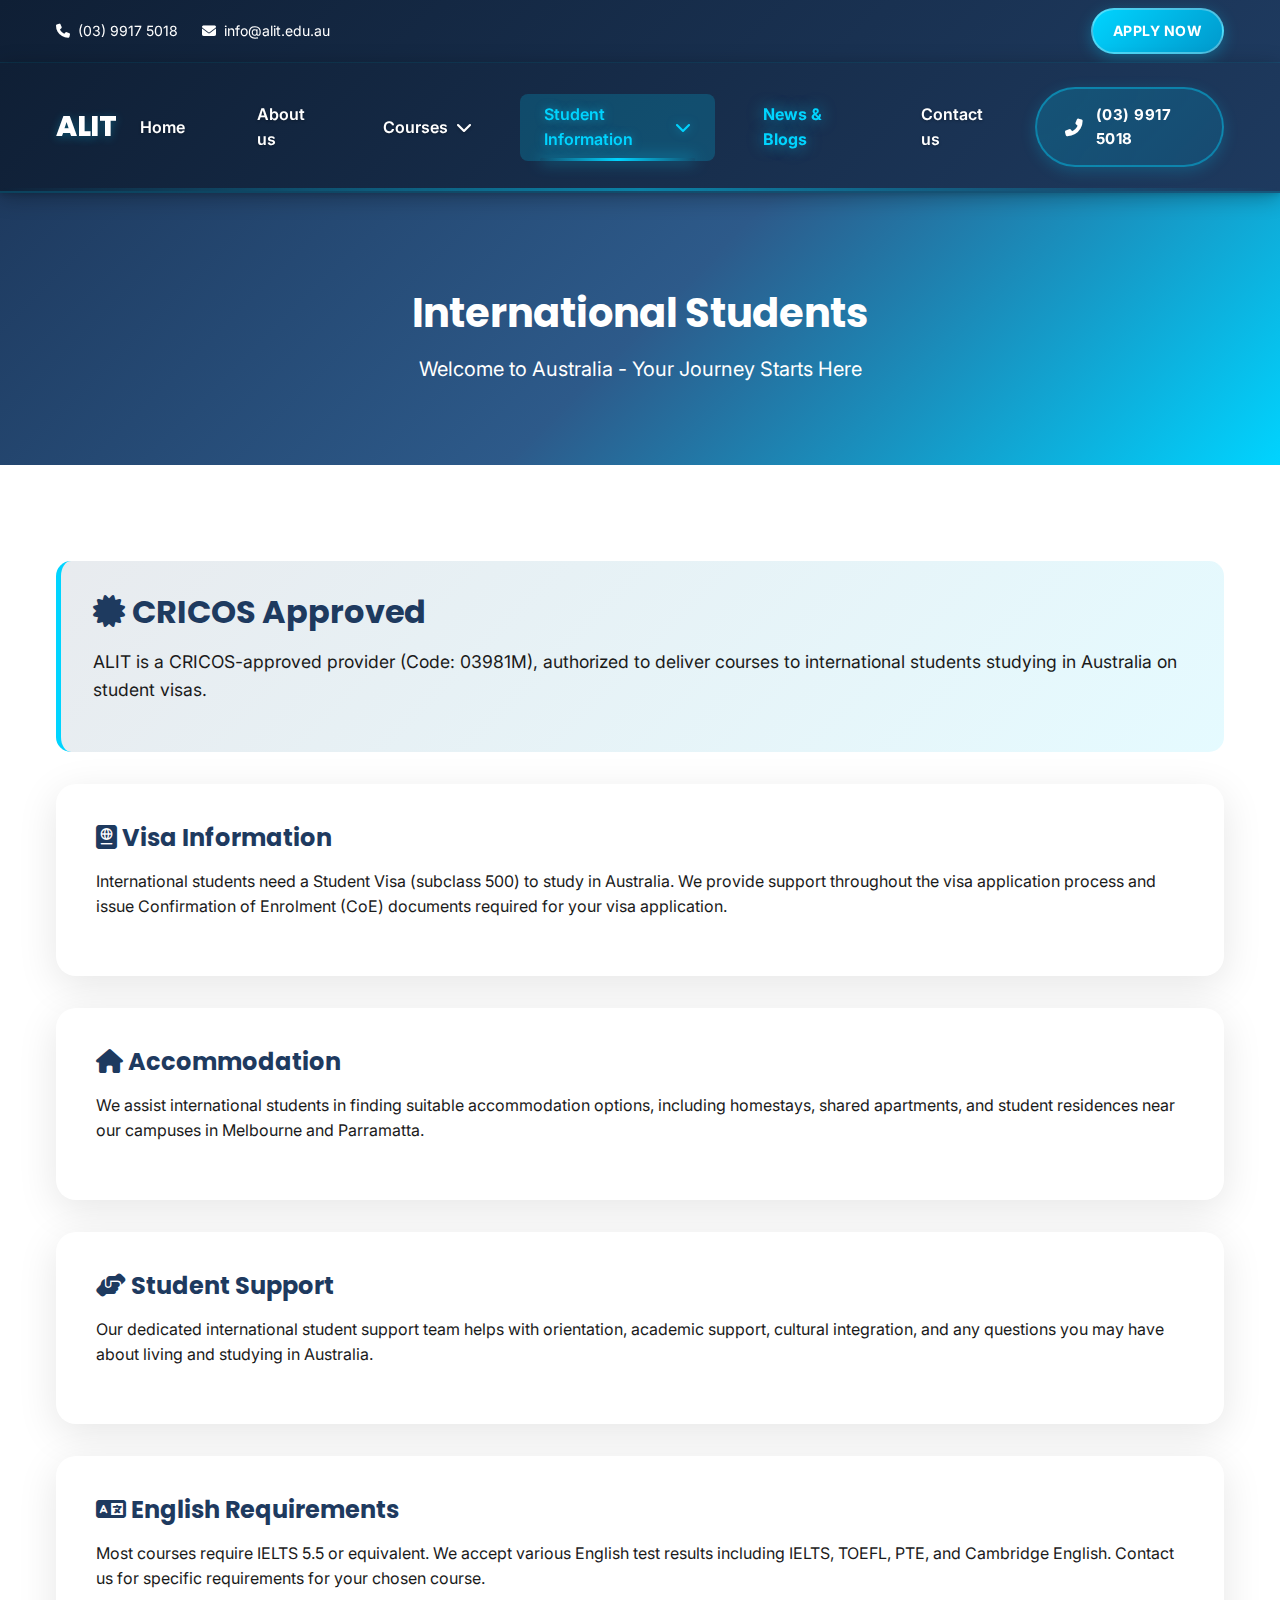
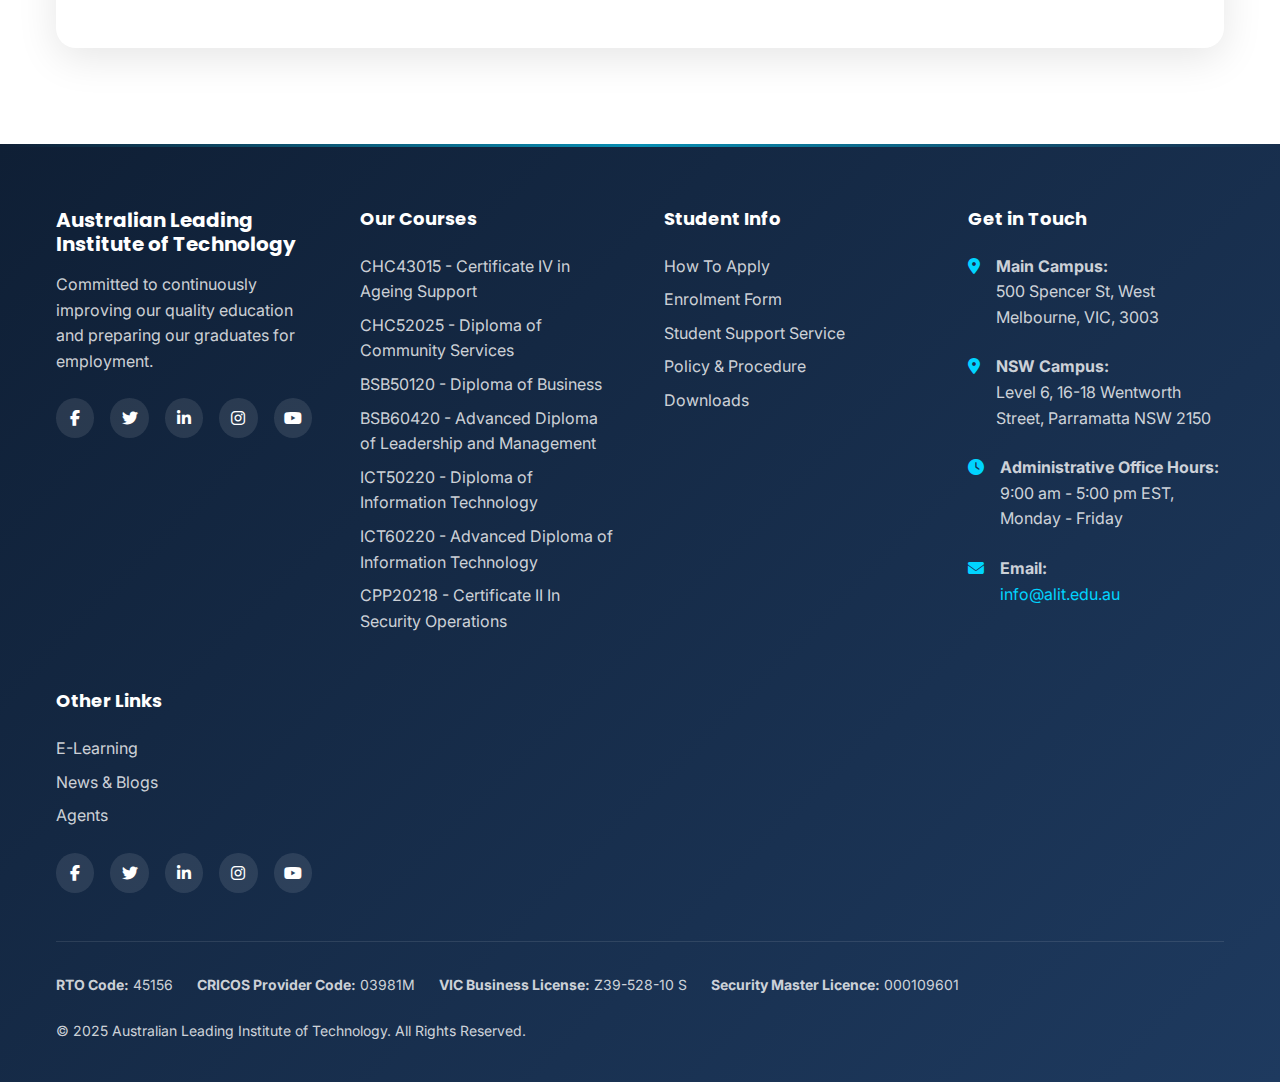
<file: pages/international.html>
<!DOCTYPE html>
<html lang="en">
<head>
    <meta charset="UTF-8">
    <meta name="viewport" content="width=device-width, initial-scale=1.0">
    <title>International Students | ALIT</title>
    <link rel="stylesheet" href="https://fonts.googleapis.com/css2?family=Inter:wght@300;400;500;600;700;800&family=Poppins:wght@400;500;600;700;800&display=swap">
    <link rel="stylesheet" href="https://cdnjs.cloudflare.com/ajax/libs/font-awesome/6.4.0/css/all.min.css">
    <link rel="stylesheet" href="../css/style.css">
    <link rel="stylesheet" href="../css/responsive.css">
    <style>
        .page-hero { background: linear-gradient(135deg, #1e3a5f 0%, #2d5a8a 50%, #00d4ff 100%); padding: 6rem 0 4rem; color: white; text-align: center; }
        .info-section { padding: 4rem 0; }
        .info-card { background: white; border-radius: 20px; padding: 2.5rem; box-shadow: 0 10px 40px rgba(0,0,0,0.1); margin-bottom: 2rem; }
        .info-card h3 { color: #1e3a5f; margin-bottom: 1rem; }
        .highlight-box { background: linear-gradient(135deg, rgba(30, 58, 95, 0.1), rgba(0, 212, 255, 0.1)); padding: 2rem; border-radius: 15px; border-left: 5px solid #00d4ff; margin: 2rem 0; }
    </style>
</head>
<body>
    <header class="main-header" id="mainHeader">
        <div class="top-bar"><div class="container"><div class="top-bar-content">
            <div class="contact-info">
                <a href="tel:+61399175018" class="contact-item"><i class="fas fa-phone"></i> <span>(03) 9917 5018</span></a>
                <a href="mailto:info@alit.edu.au" class="contact-item"><i class="fas fa-envelope"></i> <span>info@alit.edu.au</span></a>
            </div>
            <div class="top-bar-right">
                <div class="header-actions">
                    <a href="admissions.html" class="btn-apply">Apply Now</a>
                </div>
            </div>
        </div></div></div>
        <nav class="main-nav">
            <div class="container">
                <div class="nav-wrapper">
                    <div class="logo"><a href="../index.html"><span class="logo-text">ALIT</span></a></div>
                    <button class="mobile-menu-toggle" id="mobileMenuToggle"><span></span><span></span><span></span></button>
                    <ul class="nav-menu" id="navMenu">
                        <li><a href="../index.html">Home</a></li>
                        <li><a href="about.html">About us</a></li>
                        <li class="has-dropdown"><a href="courses.html">Courses <i class="fas fa-chevron-down"></i></a>
                            <ul class="dropdown-menu">
                                <li><a href="courses.html#security">Security Services</a></li>
                                <li><a href="courses.html#first-aid">First Aid</a></li>
                                <li><a href="courses.html#community">Community Services</a></li>
                                <li><a href="courses.html#hospitality">Hospitality</a></li>
                                <li><a href="courses.html#business">Business Services</a></li>
                                <li><a href="courses.html#ict">Information Technology</a></li>
                            </ul>
                        </li>
                        <li class="has-dropdown"><a href="student-life.html" class="active">Student Information <i class="fas fa-chevron-down"></i></a>
                            <ul class="dropdown-menu">
                                <li><a href="admissions.html#how-to-apply">How To Apply</a></li>
                                <li><a href="admissions.html#enrolment-form">Enrolment Form</a></li>
                                <li><a href="support.html">Student Support Service</a></li>
                                <li><a href="support.html#policy">Policy & Procedure</a></li>
                                <li><a href="support.html#downloads">Downloads</a></li>
                            </ul>
                        </li>
                        <li><a href="news-blogs.html" class="nav-highlight">News & Blogs</a></li>
                        <li><a href="contact.html">Contact us</a></li>
                    </ul>
                    <div class="nav-phone-button">
                        <a href="tel:+61399175018" class="phone-btn">
                            <i class="fas fa-phone-alt"></i>
                            <span>(03) 9917 5018</span>
                        </a>
                    </div>
                </div>
            </div>
        </nav>
    </header>

    <section class="page-hero">
        <div class="container">
            <h1>International Students</h1>
            <p style="font-size: 1.25rem;">Welcome to Australia - Your Journey Starts Here</p>
        </div>
    </section>

    <section class="info-section">
        <div class="container">
            <div class="highlight-box">
                <h2 style="color: #1e3a5f; margin-bottom: 1rem;"><i class="fas fa-certificate"></i> CRICOS Approved</h2>
                <p style="font-size: 1.1rem;">ALIT is a CRICOS-approved provider (Code: 03981M), authorized to deliver courses to international students studying in Australia on student visas.</p>
            </div>
            <div class="info-card">
                <h3><i class="fas fa-passport"></i> Visa Information</h3>
                <p>International students need a Student Visa (subclass 500) to study in Australia. We provide support throughout the visa application process and issue Confirmation of Enrolment (CoE) documents required for your visa application.</p>
            </div>
            <div class="info-card">
                <h3><i class="fas fa-home"></i> Accommodation</h3>
                <p>We assist international students in finding suitable accommodation options, including homestays, shared apartments, and student residences near our campuses in Melbourne and Parramatta.</p>
            </div>
            <div class="info-card">
                <h3><i class="fas fa-hands-helping"></i> Student Support</h3>
                <p>Our dedicated international student support team helps with orientation, academic support, cultural integration, and any questions you may have about living and studying in Australia.</p>
            </div>
            <div class="info-card">
                <h3><i class="fas fa-language"></i> English Requirements</h3>
                <p>Most courses require IELTS 5.5 or equivalent. We accept various English test results including IELTS, TOEFL, PTE, and Cambridge English. Contact us for specific requirements for your chosen course.</p>
            </div>
        </div>
    </section>

    <footer class="main-footer">
        <div class="container">
            <div class="footer-content">
                <div class="footer-column">
                    <div class="footer-logo">
                        <h3>Australian Leading Institute of Technology</h3>
                    </div>
                    <p>Committed to continuously improving our quality education and preparing our graduates for employment.</p>
                    <div class="footer-social">
                        <a href="https://www.facebook.com/alit.edu.au" target="_blank"><i class="fab fa-facebook-f"></i></a>
                        <a href="https://twitter.com/aliteduau" target="_blank"><i class="fab fa-twitter"></i></a>
                        <a href="https://www.linkedin.com/company/aliteduau/" target="_blank"><i class="fab fa-linkedin-in"></i></a>
                        <a href="https://www.instagram.com/aliteduau/" target="_blank"><i class="fab fa-instagram"></i></a>
                        <a href="https://www.youtube.com/@aliteduau" target="_blank"><i class="fab fa-youtube"></i></a>
                    </div>
                </div>
                <div class="footer-column">
                    <h4>Our Courses</h4>
                    <ul class="footer-links">
                        <li><a href="courses.html#community">CHC43015 - Certificate IV in Ageing Support</a></li>
                        <li><a href="courses.html#community">CHC52025 - Diploma of Community Services</a></li>
                        <li><a href="courses.html#business">BSB50120 - Diploma of Business</a></li>
                        <li><a href="courses.html#business">BSB60420 - Advanced Diploma of Leadership and Management</a></li>
                        <li><a href="courses.html#ict">ICT50220 - Diploma of Information Technology</a></li>
                        <li><a href="courses.html#ict">ICT60220 - Advanced Diploma of Information Technology</a></li>
                        <li><a href="courses.html#security">CPP20218 - Certificate II In Security Operations</a></li>
                    </ul>
                </div>
                <div class="footer-column">
                    <h4>Student Info</h4>
                    <ul class="footer-links">
                        <li><a href="admissions.html#how-to-apply">How To Apply</a></li>
                        <li><a href="admissions.html#enrolment-form">Enrolment Form</a></li>
                        <li><a href="support.html">Student Support Service</a></li>
                        <li><a href="support.html#policy">Policy & Procedure</a></li>
                        <li><a href="support.html#downloads">Downloads</a></li>
                    </ul>
                </div>
                <div class="footer-column">
                    <h4>Get in Touch</h4>
                    <ul class="footer-contact">
                        <li><i class="fas fa-map-marker-alt"></i> <div><strong>Main Campus:</strong><br>500 Spencer St, West Melbourne, VIC, 3003</div></li>
                        <li><i class="fas fa-map-marker-alt"></i> <div><strong>NSW Campus:</strong><br>Level 6, 16-18 Wentworth Street, Parramatta NSW 2150</div></li>
                        <li><i class="fas fa-clock"></i> <div><strong>Administrative Office Hours:</strong><br>9:00 am - 5:00 pm EST,<br>Monday - Friday</div></li>
                        <li><i class="fas fa-envelope"></i> <div><strong>Email:</strong><br><a href="mailto:info@alit.edu.au">info@alit.edu.au</a></div></li>
                    </ul>
                </div>
                <div class="footer-column">
                    <h4>Other Links</h4>
                    <ul class="footer-links">
                        <li><a href="#e-learning">E-Learning</a></li>
                        <li><a href="news-blogs.html">News & Blogs</a></li>
                        <li><a href="#agents">Agents</a></li>
                    </ul>
                    <div class="footer-social" style="margin-top: 1.5rem;">
                        <a href="https://www.facebook.com/alit.edu.au" target="_blank"><i class="fab fa-facebook-f"></i></a>
                        <a href="https://twitter.com/aliteduau" target="_blank"><i class="fab fa-twitter"></i></a>
                        <a href="https://www.linkedin.com/company/aliteduau/" target="_blank"><i class="fab fa-linkedin-in"></i></a>
                        <a href="https://www.instagram.com/aliteduau/" target="_blank"><i class="fab fa-instagram"></i></a>
                        <a href="https://www.youtube.com/@aliteduau" target="_blank"><i class="fab fa-youtube"></i></a>
                    </div>
                </div>
            </div>
            <div class="footer-bottom">
                <div class="footer-certifications">
                    <p><strong>RTO Code:</strong> 45156</p>
                    <p><strong>CRICOS Provider Code:</strong> 03981M</p>
                    <p><strong>VIC Business License:</strong> Z39-528-10 S</p>
                    <p><strong>Security Master Licence:</strong> 000109601</p>
                </div>
                <div class="footer-legal">
                    <p>&copy; 2025 Australian Leading Institute of Technology. All Rights Reserved.</p>
                </div>
            </div>
        </div>
    </footer>
    <script src="../js/main.js"></script>
</body>
</html>
</file>
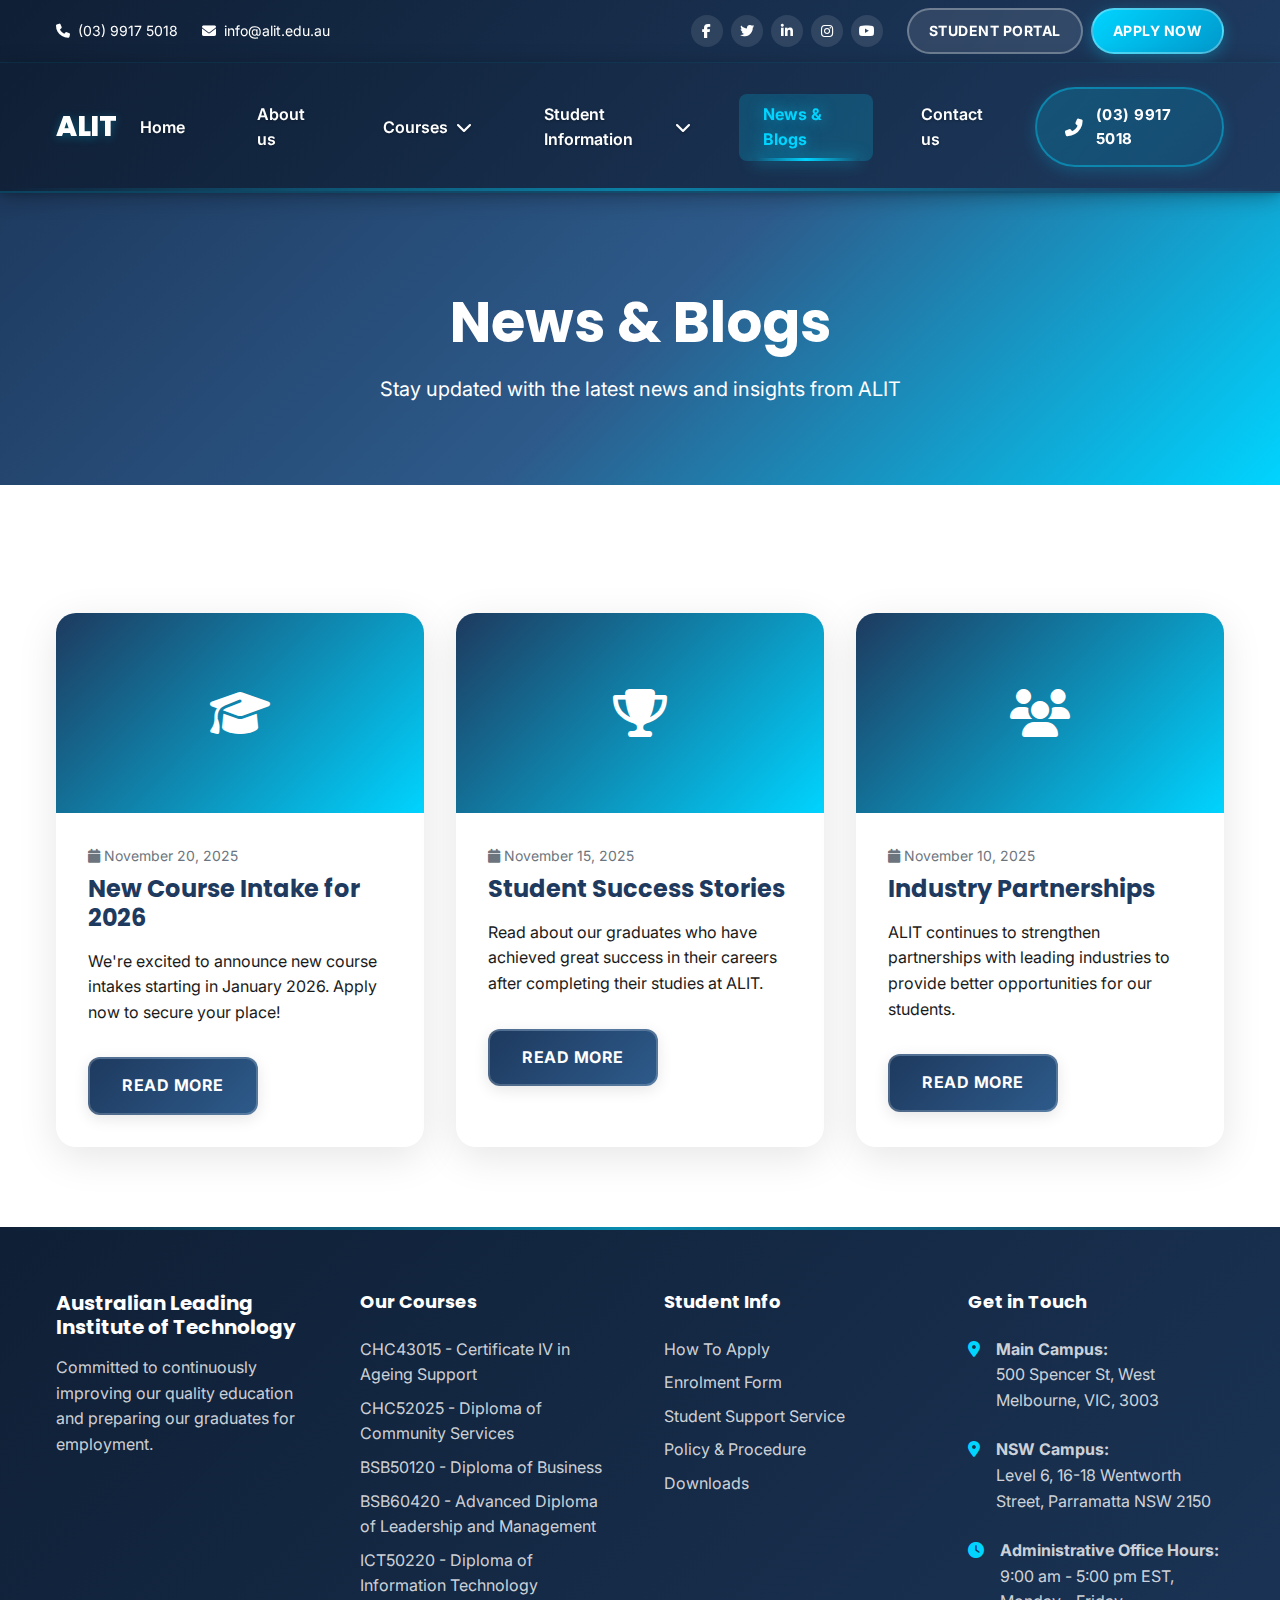
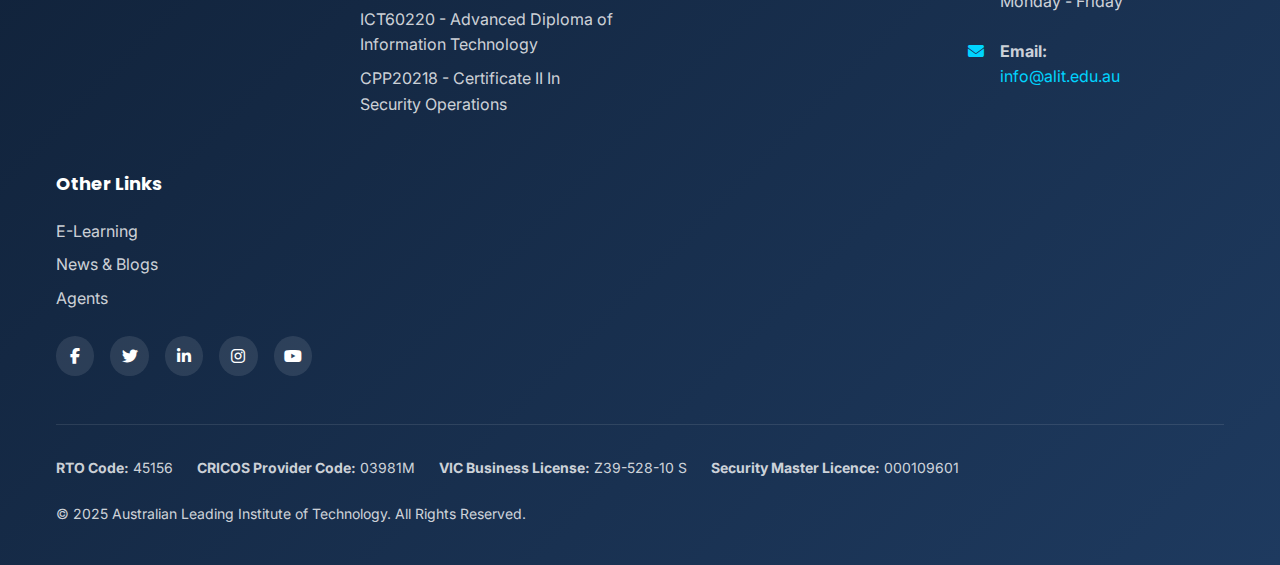
<file: pages/news-blogs.html>
<!DOCTYPE html>
<html lang="en">
<head>
    <meta charset="UTF-8">
    <meta name="viewport" content="width=device-width, initial-scale=1.0">
    <title>News & Blogs | ALIT</title>
    <link rel="stylesheet" href="https://fonts.googleapis.com/css2?family=Inter:wght@300;400;500;600;700;800&family=Poppins:wght@400;500;600;700;800&display=swap">
    <link rel="stylesheet" href="https://cdnjs.cloudflare.com/ajax/libs/font-awesome/6.4.0/css/all.min.css">
    <link rel="stylesheet" href="../css/style.css">
    <link rel="stylesheet" href="../css/responsive.css">
    <style>
        .page-hero { background: linear-gradient(135deg, #1e3a5f 0%, #2d5a8a 50%, #00d4ff 100%); padding: 6rem 0 4rem; color: white; text-align: center; }
        .blog-grid { display: grid; grid-template-columns: repeat(auto-fit, minmax(350px, 1fr)); gap: 2rem; margin-top: 3rem; }
        .blog-card { background: white; border-radius: 20px; overflow: hidden; box-shadow: 0 10px 40px rgba(0,0,0,0.1); transition: transform 0.3s; }
        .blog-card:hover { transform: translateY(-10px); }
        .blog-image { width: 100%; height: 200px; background: linear-gradient(135deg, #1e3a5f, #00d4ff); display: flex; align-items: center; justify-content: center; color: white; font-size: 3rem; }
        .blog-content { padding: 2rem; }
        .blog-date { color: var(--text-light); font-size: 0.875rem; margin-bottom: 0.5rem; }
        .blog-card h3 { color: #1e3a5f; margin-bottom: 1rem; }
    </style>
</head>
<body>
    <header class="main-header" id="mainHeader">
        <div class="top-bar"><div class="container"><div class="top-bar-content">
            <div class="contact-info">
                <a href="tel:+61399175018" class="contact-item"><i class="fas fa-phone"></i> <span>(03) 9917 5018</span></a>
                <a href="mailto:info@alit.edu.au" class="contact-item"><i class="fas fa-envelope"></i> <span>info@alit.edu.au</span></a>
            </div>
            <div class="top-bar-right">
                <div class="social-links">
                    <a href="https://www.facebook.com/alit.edu.au" target="_blank"><i class="fab fa-facebook-f"></i></a>
                    <a href="https://twitter.com/aliteduau" target="_blank"><i class="fab fa-twitter"></i></a>
                    <a href="https://www.linkedin.com/company/aliteduau/" target="_blank"><i class="fab fa-linkedin-in"></i></a>
                    <a href="https://www.instagram.com/aliteduau/" target="_blank"><i class="fab fa-instagram"></i></a>
                    <a href="https://www.youtube.com/@aliteduau" target="_blank"><i class="fab fa-youtube"></i></a>
                </div>
                <div class="header-actions">
                    <a href="#student-portal" class="btn-login">Student Portal</a>
                    <a href="admissions.html" class="btn-apply">Apply Now</a>
                </div>
            </div>
        </div></div></div>
        <nav class="main-nav">
            <div class="container">
                <div class="nav-wrapper">
                    <div class="logo"><a href="../index.html"><span class="logo-text">ALIT</span></a></div>
                    <button class="mobile-menu-toggle" id="mobileMenuToggle"><span></span><span></span><span></span></button>
                    <ul class="nav-menu" id="navMenu">
                        <li><a href="../index.html">Home</a></li>
                        <li><a href="about.html">About us</a></li>
                        <li class="has-dropdown"><a href="courses.html">Courses <i class="fas fa-chevron-down"></i></a>
                            <ul class="dropdown-menu">
                                <li><a href="courses.html#security">Security Services</a></li>
                                <li><a href="courses.html#first-aid">First Aid</a></li>
                                <li><a href="courses.html#community">Community Services</a></li>
                                <li><a href="courses.html#hospitality">Hospitality</a></li>
                                <li><a href="courses.html#business">Business</a></li>
                                <li><a href="courses.html#ict">Information Technology</a></li>
                            </ul>
                        </li>
                        <li class="has-dropdown"><a href="student-life.html">Student Information <i class="fas fa-chevron-down"></i></a>
                            <ul class="dropdown-menu">
                                <li><a href="admissions.html#how-to-apply">How To Apply</a></li>
                                <li><a href="admissions.html#enrolment-form">Enrolment Form</a></li>
                                <li><a href="support.html">Student Support Service</a></li>
                                <li><a href="support.html#policy">Policy & Procedure</a></li>
                                <li><a href="support.html#downloads">Downloads</a></li>
                            </ul>
                        </li>
                        <li><a href="news-blogs.html" class="nav-highlight active">News & Blogs</a></li>
                        <li><a href="contact.html">Contact us</a></li>
                    </ul>
                    <div class="nav-phone-button">
                        <a href="tel:+61399175018" class="phone-btn">
                            <i class="fas fa-phone-alt"></i>
                            <span>(03) 9917 5018</span>
                        </a>
                    </div>
                </div>
            </div>
        </nav>
    </header>

    <section class="page-hero">
        <div class="container">
            <h1 style="font-size: 3.5rem; margin-bottom: 1rem;">News & Blogs</h1>
            <p style="font-size: 1.25rem;">Stay updated with the latest news and insights from ALIT</p>
        </div>
    </section>

    <section style="padding: 5rem 0;">
        <div class="container">
            <div class="blog-grid">
                <div class="blog-card">
                    <div class="blog-image"><i class="fas fa-graduation-cap"></i></div>
                    <div class="blog-content">
                        <div class="blog-date"><i class="fas fa-calendar"></i> November 20, 2025</div>
                        <h3>New Course Intake for 2026</h3>
                        <p>We're excited to announce new course intakes starting in January 2026. Apply now to secure your place!</p>
                        <a href="#" class="btn btn-primary" style="margin-top: 1rem;">Read More</a>
                    </div>
                </div>
                <div class="blog-card">
                    <div class="blog-image"><i class="fas fa-trophy"></i></div>
                    <div class="blog-content">
                        <div class="blog-date"><i class="fas fa-calendar"></i> November 15, 2025</div>
                        <h3>Student Success Stories</h3>
                        <p>Read about our graduates who have achieved great success in their careers after completing their studies at ALIT.</p>
                        <a href="#" class="btn btn-primary" style="margin-top: 1rem;">Read More</a>
                    </div>
                </div>
                <div class="blog-card">
                    <div class="blog-image"><i class="fas fa-users"></i></div>
                    <div class="blog-content">
                        <div class="blog-date"><i class="fas fa-calendar"></i> November 10, 2025</div>
                        <h3>Industry Partnerships</h3>
                        <p>ALIT continues to strengthen partnerships with leading industries to provide better opportunities for our students.</p>
                        <a href="#" class="btn btn-primary" style="margin-top: 1rem;">Read More</a>
                    </div>
                </div>
            </div>
        </div>
    </section>

    <footer class="main-footer">
        <div class="container">
            <div class="footer-content">
                <div class="footer-column">
                    <div class="footer-logo">
                        <h3>Australian Leading Institute of Technology</h3>
                    </div>
                    <p>Committed to continuously improving our quality education and preparing our graduates for employment.</p>
                </div>
                <div class="footer-column">
                    <h4>Our Courses</h4>
                    <ul class="footer-links">
                        <li><a href="courses.html#community">CHC43015 - Certificate IV in Ageing Support</a></li>
                        <li><a href="courses.html#community">CHC52025 - Diploma of Community Services</a></li>
                        <li><a href="courses.html#business">BSB50120 - Diploma of Business</a></li>
                        <li><a href="courses.html#business">BSB60420 - Advanced Diploma of Leadership and Management</a></li>
                        <li><a href="courses.html#ict">ICT50220 - Diploma of Information Technology</a></li>
                        <li><a href="courses.html#ict">ICT60220 - Advanced Diploma of Information Technology</a></li>
                        <li><a href="courses.html#security">CPP20218 - Certificate II In Security Operations</a></li>
                    </ul>
                </div>
                <div class="footer-column">
                    <h4>Student Info</h4>
                    <ul class="footer-links">
                        <li><a href="admissions.html#how-to-apply">How To Apply</a></li>
                        <li><a href="admissions.html#enrolment-form">Enrolment Form</a></li>
                        <li><a href="support.html">Student Support Service</a></li>
                        <li><a href="support.html#policy">Policy & Procedure</a></li>
                        <li><a href="support.html#downloads">Downloads</a></li>
                    </ul>
                </div>
                <div class="footer-column">
                    <h4>Get in Touch</h4>
                    <ul class="footer-contact">
                        <li><i class="fas fa-map-marker-alt"></i> <div><strong>Main Campus:</strong><br>500 Spencer St, West Melbourne, VIC, 3003</div></li>
                        <li><i class="fas fa-map-marker-alt"></i> <div><strong>NSW Campus:</strong><br>Level 6, 16-18 Wentworth Street, Parramatta NSW 2150</div></li>
                        <li><i class="fas fa-clock"></i> <div><strong>Administrative Office Hours:</strong><br>9:00 am - 5:00 pm EST,<br>Monday - Friday</div></li>
                        <li><i class="fas fa-envelope"></i> <div><strong>Email:</strong><br><a href="mailto:info@alit.edu.au">info@alit.edu.au</a></div></li>
                    </ul>
                </div>
                <div class="footer-column">
                    <h4>Other Links</h4>
                    <ul class="footer-links">
                        <li><a href="#e-learning">E-Learning</a></li>
                        <li><a href="news-blogs.html">News & Blogs</a></li>
                        <li><a href="#agents">Agents</a></li>
                    </ul>
                    <div class="footer-social" style="margin-top: 1.5rem;">
                        <a href="https://www.facebook.com/alit.edu.au" target="_blank"><i class="fab fa-facebook-f"></i></a>
                        <a href="https://twitter.com/aliteduau" target="_blank"><i class="fab fa-twitter"></i></a>
                        <a href="https://www.linkedin.com/company/aliteduau/" target="_blank"><i class="fab fa-linkedin-in"></i></a>
                        <a href="https://www.instagram.com/aliteduau/" target="_blank"><i class="fab fa-instagram"></i></a>
                        <a href="https://www.youtube.com/@aliteduau" target="_blank"><i class="fab fa-youtube"></i></a>
                    </div>
                </div>
            </div>
            <div class="footer-bottom">
                <div class="footer-certifications">
                    <p><strong>RTO Code:</strong> 45156</p>
                    <p><strong>CRICOS Provider Code:</strong> 03981M</p>
                    <p><strong>VIC Business License:</strong> Z39-528-10 S</p>
                    <p><strong>Security Master Licence:</strong> 000109601</p>
                </div>
                <div class="footer-legal">
                    <p>&copy; 2025 Australian Leading Institute of Technology. All Rights Reserved.</p>
                </div>
            </div>
        </div>
    </footer>
    <script src="../js/main.js"></script>
</body>
</html>
</file>
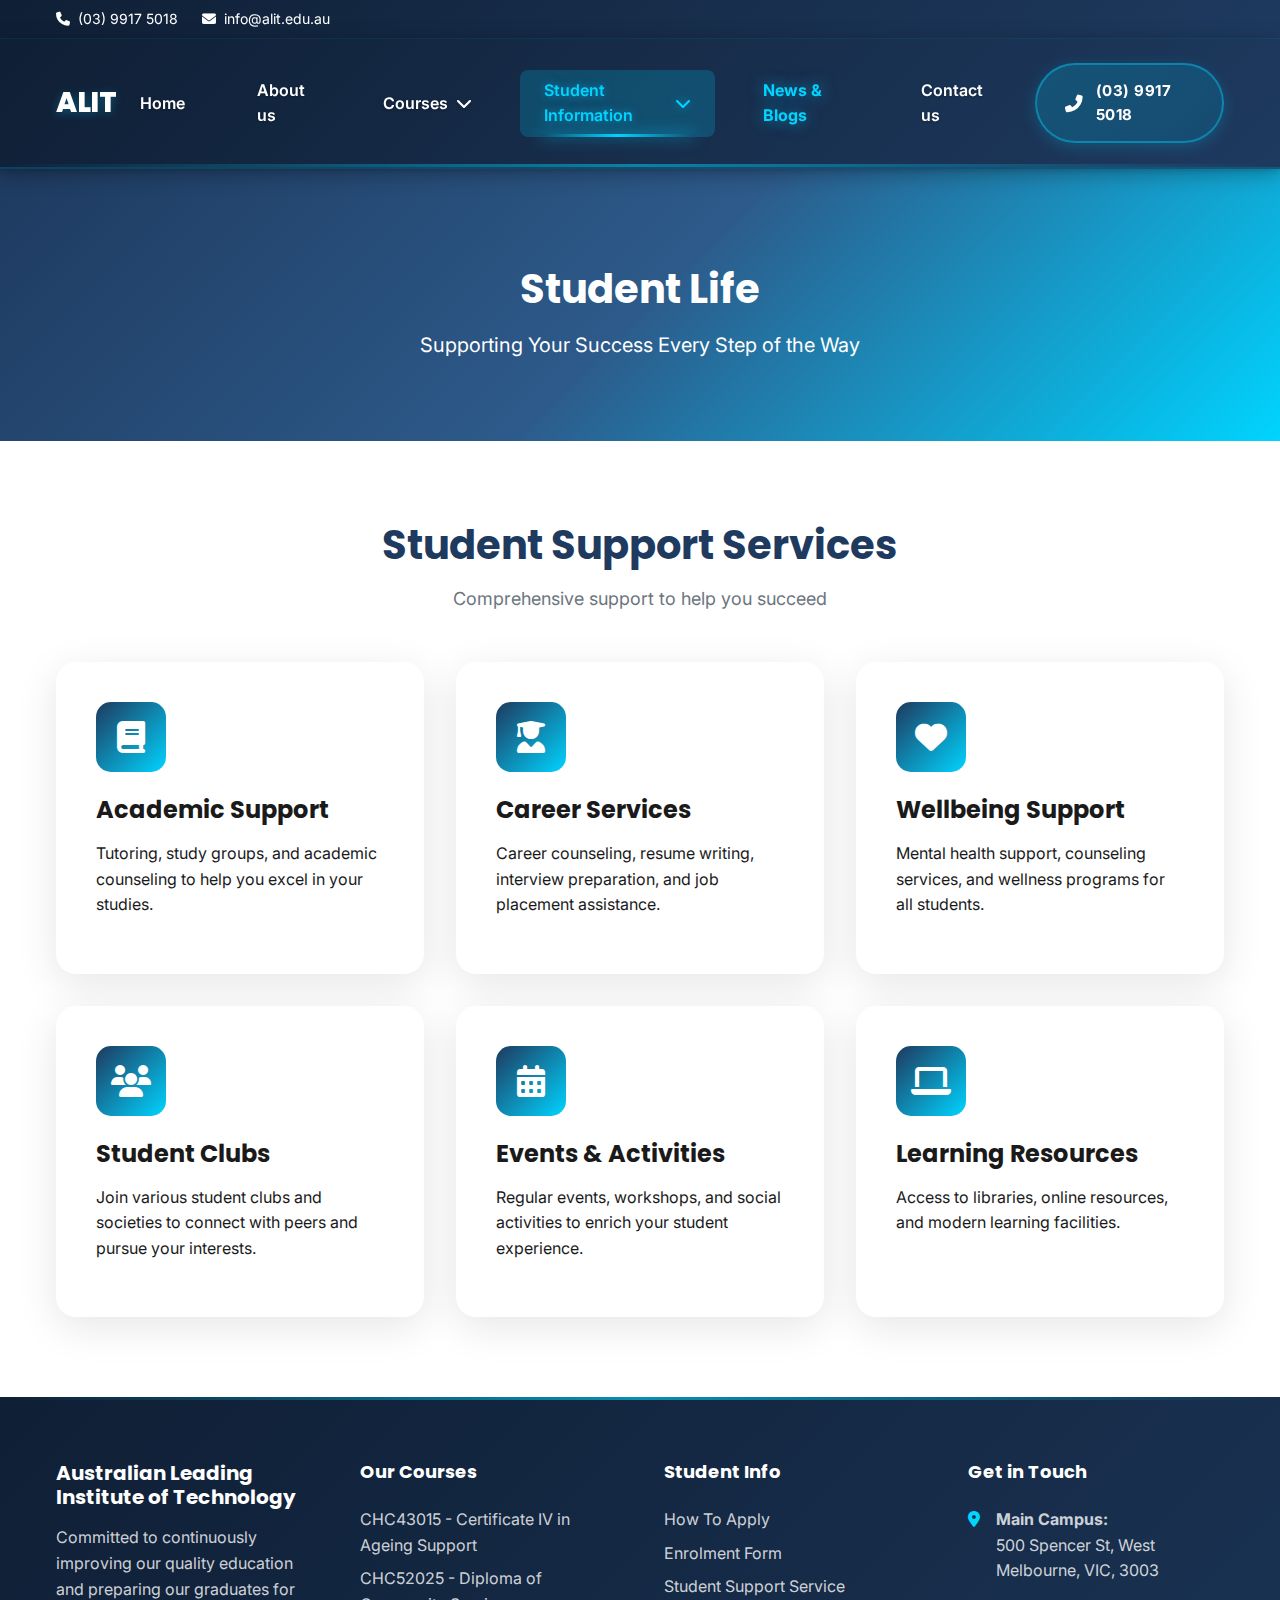
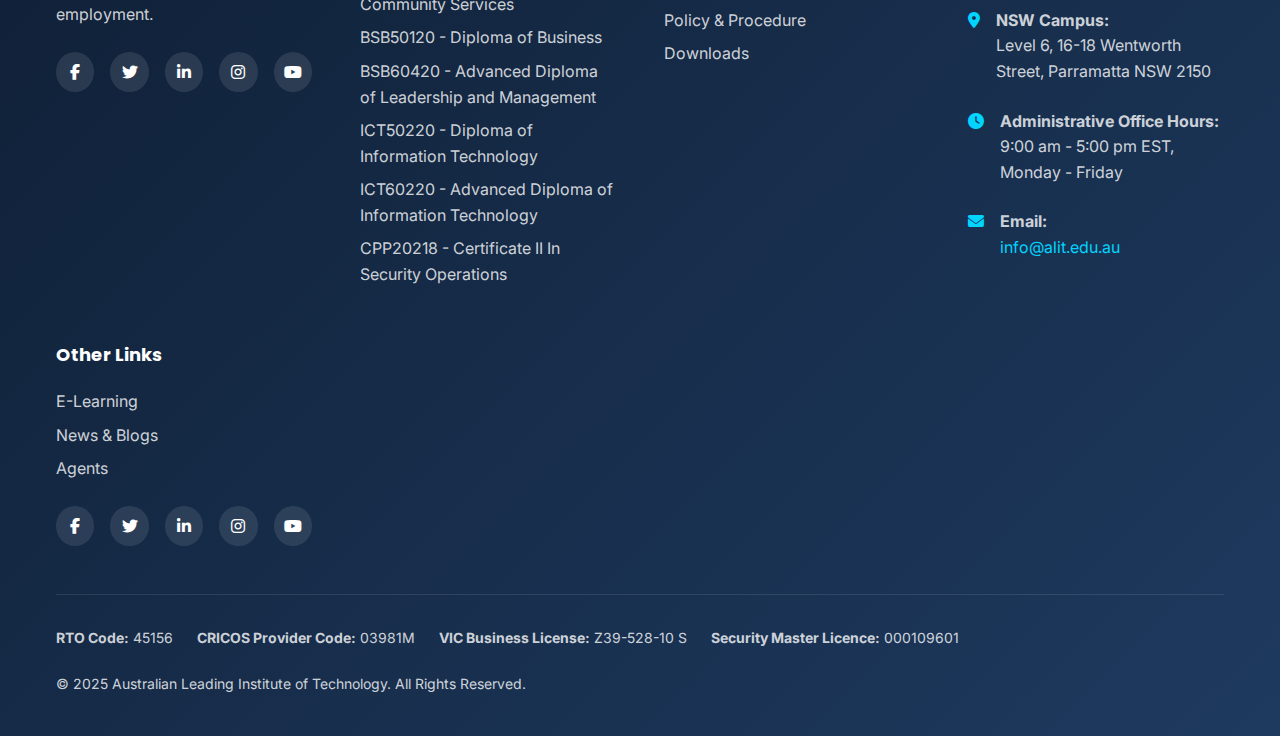
<file: pages/student-life.html>
<!DOCTYPE html>
<html lang="en">
<head>
    <meta charset="UTF-8">
    <meta name="viewport" content="width=device-width, initial-scale=1.0">
    <title>Student Life | ALIT</title>
    <link rel="stylesheet" href="https://fonts.googleapis.com/css2?family=Inter:wght@300;400;500;600;700;800&family=Poppins:wght@400;500;600;700;800&display=swap">
    <link rel="stylesheet" href="https://cdnjs.cloudflare.com/ajax/libs/font-awesome/6.4.0/css/all.min.css">
    <link rel="stylesheet" href="../css/style.css">
    <link rel="stylesheet" href="../css/responsive.css">
    <style>
        .page-hero { background: linear-gradient(135deg, #1e3a5f 0%, #2d5a8a 50%, #00d4ff 100%); padding: 6rem 0 4rem; color: white; text-align: center; }
        .services-grid { display: grid; grid-template-columns: repeat(auto-fit, minmax(300px, 1fr)); gap: 2rem; margin-top: 3rem; }
        .service-card { background: white; border-radius: 20px; padding: 2.5rem; box-shadow: 0 10px 40px rgba(0,0,0,0.1); transition: transform 0.3s; }
        .service-card:hover { transform: translateY(-10px); }
        .service-icon { width: 70px; height: 70px; background: linear-gradient(135deg, #1e3a5f, #00d4ff); border-radius: 15px; display: flex; align-items: center; justify-content: center; color: white; font-size: 2rem; margin-bottom: 1.5rem; }
    </style>
</head>
<body>
    <header class="main-header" id="mainHeader">
        <div class="top-bar"><div class="container"><div class="top-bar-content">
            <div class="contact-info">
                <a href="tel:+61399175018" class="contact-item"><i class="fas fa-phone"></i> <span>(03) 9917 5018</span></a>
                <a href="mailto:info@alit.edu.au" class="contact-item"><i class="fas fa-envelope"></i> <span>info@alit.edu.au</span></a>
            </div>
        </div></div></div>
        <nav class="main-nav">
            <div class="container">
                <div class="nav-wrapper">
                    <div class="logo"><a href="../index.html"><span class="logo-text">ALIT</span></a></div>
                    <button class="mobile-menu-toggle" id="mobileMenuToggle"><span></span><span></span><span></span></button>
                    <ul class="nav-menu" id="navMenu">
                        <li><a href="../index.html">Home</a></li>
                        <li><a href="about.html">About us</a></li>
                        <li class="has-dropdown"><a href="courses.html">Courses <i class="fas fa-chevron-down"></i></a>
                            <ul class="dropdown-menu">
                                <li><a href="courses.html#security">Security Services</a></li>
                                <li><a href="courses.html#first-aid">First Aid</a></li>
                                <li><a href="courses.html#community">Community Services</a></li>
                                <li><a href="courses.html#hospitality">Hospitality</a></li>
                                <li><a href="courses.html#business">Business Services</a></li>
                                <li><a href="courses.html#ict">Information Technology</a></li>
                            </ul>
                        </li>
                        <li class="has-dropdown"><a href="student-life.html" class="active">Student Information <i class="fas fa-chevron-down"></i></a>
                            <ul class="dropdown-menu">
                                <li><a href="admissions.html#how-to-apply">How To Apply</a></li>
                                <li><a href="admissions.html#enrolment-form">Enrolment Form</a></li>
                                <li><a href="support.html">Student Support Service</a></li>
                                <li><a href="support.html#policy">Policy & Procedure</a></li>
                                <li><a href="support.html#downloads">Downloads</a></li>
                            </ul>
                        </li>
                        <li><a href="news-blogs.html" class="nav-highlight">News & Blogs</a></li>
                        <li><a href="contact.html">Contact us</a></li>
                    </ul>
                    <div class="nav-phone-button">
                        <a href="tel:+61399175018" class="phone-btn">
                            <i class="fas fa-phone-alt"></i>
                            <span>(03) 9917 5018</span>
                        </a>
                    </div>
                </div>
            </div>
        </nav>
    </header>

    <section class="page-hero">
        <div class="container">
            <h1>Student Life</h1>
            <p style="font-size: 1.25rem;">Supporting Your Success Every Step of the Way</p>
        </div>
    </section>

    <section style="padding: 5rem 0;">
        <div class="container">
            <div class="section-header">
                <h2 class="section-title">Student Support Services</h2>
                <p class="section-subtitle">Comprehensive support to help you succeed</p>
            </div>
            <div class="services-grid">
                <div class="service-card">
                    <div class="service-icon"><i class="fas fa-book"></i></div>
                    <h3>Academic Support</h3>
                    <p>Tutoring, study groups, and academic counseling to help you excel in your studies.</p>
                </div>
                <div class="service-card">
                    <div class="service-icon"><i class="fas fa-user-graduate"></i></div>
                    <h3>Career Services</h3>
                    <p>Career counseling, resume writing, interview preparation, and job placement assistance.</p>
                </div>
                <div class="service-card">
                    <div class="service-icon"><i class="fas fa-heart"></i></div>
                    <h3>Wellbeing Support</h3>
                    <p>Mental health support, counseling services, and wellness programs for all students.</p>
                </div>
                <div class="service-card">
                    <div class="service-icon"><i class="fas fa-users"></i></div>
                    <h3>Student Clubs</h3>
                    <p>Join various student clubs and societies to connect with peers and pursue your interests.</p>
                </div>
                <div class="service-card">
                    <div class="service-icon"><i class="fas fa-calendar-alt"></i></div>
                    <h3>Events & Activities</h3>
                    <p>Regular events, workshops, and social activities to enrich your student experience.</p>
                </div>
                <div class="service-card">
                    <div class="service-icon"><i class="fas fa-laptop"></i></div>
                    <h3>Learning Resources</h3>
                    <p>Access to libraries, online resources, and modern learning facilities.</p>
                </div>
            </div>
        </div>
    </section>

    <footer class="main-footer">
        <div class="container">
            <div class="footer-content">
                <div class="footer-column">
                    <div class="footer-logo">
                        <h3>Australian Leading Institute of Technology</h3>
                    </div>
                    <p>Committed to continuously improving our quality education and preparing our graduates for employment.</p>
                    <div class="footer-social">
                        <a href="https://www.facebook.com/alit.edu.au" target="_blank"><i class="fab fa-facebook-f"></i></a>
                        <a href="https://twitter.com/aliteduau" target="_blank"><i class="fab fa-twitter"></i></a>
                        <a href="https://www.linkedin.com/company/aliteduau/" target="_blank"><i class="fab fa-linkedin-in"></i></a>
                        <a href="https://www.instagram.com/aliteduau/" target="_blank"><i class="fab fa-instagram"></i></a>
                        <a href="https://www.youtube.com/@aliteduau" target="_blank"><i class="fab fa-youtube"></i></a>
                    </div>
                </div>
                <div class="footer-column">
                    <h4>Our Courses</h4>
                    <ul class="footer-links">
                        <li><a href="courses.html#community">CHC43015 - Certificate IV in Ageing Support</a></li>
                        <li><a href="courses.html#community">CHC52025 - Diploma of Community Services</a></li>
                        <li><a href="courses.html#business">BSB50120 - Diploma of Business</a></li>
                        <li><a href="courses.html#business">BSB60420 - Advanced Diploma of Leadership and Management</a></li>
                        <li><a href="courses.html#ict">ICT50220 - Diploma of Information Technology</a></li>
                        <li><a href="courses.html#ict">ICT60220 - Advanced Diploma of Information Technology</a></li>
                        <li><a href="courses.html#security">CPP20218 - Certificate II In Security Operations</a></li>
                    </ul>
                </div>
                <div class="footer-column">
                    <h4>Student Info</h4>
                    <ul class="footer-links">
                        <li><a href="admissions.html#how-to-apply">How To Apply</a></li>
                        <li><a href="admissions.html#enrolment-form">Enrolment Form</a></li>
                        <li><a href="support.html">Student Support Service</a></li>
                        <li><a href="support.html#policy">Policy & Procedure</a></li>
                        <li><a href="support.html#downloads">Downloads</a></li>
                    </ul>
                </div>
                <div class="footer-column">
                    <h4>Get in Touch</h4>
                    <ul class="footer-contact">
                        <li><i class="fas fa-map-marker-alt"></i> <div><strong>Main Campus:</strong><br>500 Spencer St, West Melbourne, VIC, 3003</div></li>
                        <li><i class="fas fa-map-marker-alt"></i> <div><strong>NSW Campus:</strong><br>Level 6, 16-18 Wentworth Street, Parramatta NSW 2150</div></li>
                        <li><i class="fas fa-clock"></i> <div><strong>Administrative Office Hours:</strong><br>9:00 am - 5:00 pm EST,<br>Monday - Friday</div></li>
                        <li><i class="fas fa-envelope"></i> <div><strong>Email:</strong><br><a href="mailto:info@alit.edu.au">info@alit.edu.au</a></div></li>
                    </ul>
                </div>
                <div class="footer-column">
                    <h4>Other Links</h4>
                    <ul class="footer-links">
                        <li><a href="#e-learning">E-Learning</a></li>
                        <li><a href="news-blogs.html">News & Blogs</a></li>
                        <li><a href="#agents">Agents</a></li>
                    </ul>
                    <div class="footer-social" style="margin-top: 1.5rem;">
                        <a href="https://www.facebook.com/alit.edu.au" target="_blank"><i class="fab fa-facebook-f"></i></a>
                        <a href="https://twitter.com/aliteduau" target="_blank"><i class="fab fa-twitter"></i></a>
                        <a href="https://www.linkedin.com/company/aliteduau/" target="_blank"><i class="fab fa-linkedin-in"></i></a>
                        <a href="https://www.instagram.com/aliteduau/" target="_blank"><i class="fab fa-instagram"></i></a>
                        <a href="https://www.youtube.com/@aliteduau" target="_blank"><i class="fab fa-youtube"></i></a>
                    </div>
                </div>
            </div>
            <div class="footer-bottom">
                <div class="footer-certifications">
                    <p><strong>RTO Code:</strong> 45156</p>
                    <p><strong>CRICOS Provider Code:</strong> 03981M</p>
                    <p><strong>VIC Business License:</strong> Z39-528-10 S</p>
                    <p><strong>Security Master Licence:</strong> 000109601</p>
                </div>
                <div class="footer-legal">
                    <p>&copy; 2025 Australian Leading Institute of Technology. All Rights Reserved.</p>
                </div>
            </div>
        </div>
    </footer>
    <script src="../js/main.js"></script>
</body>
</html>
</file>
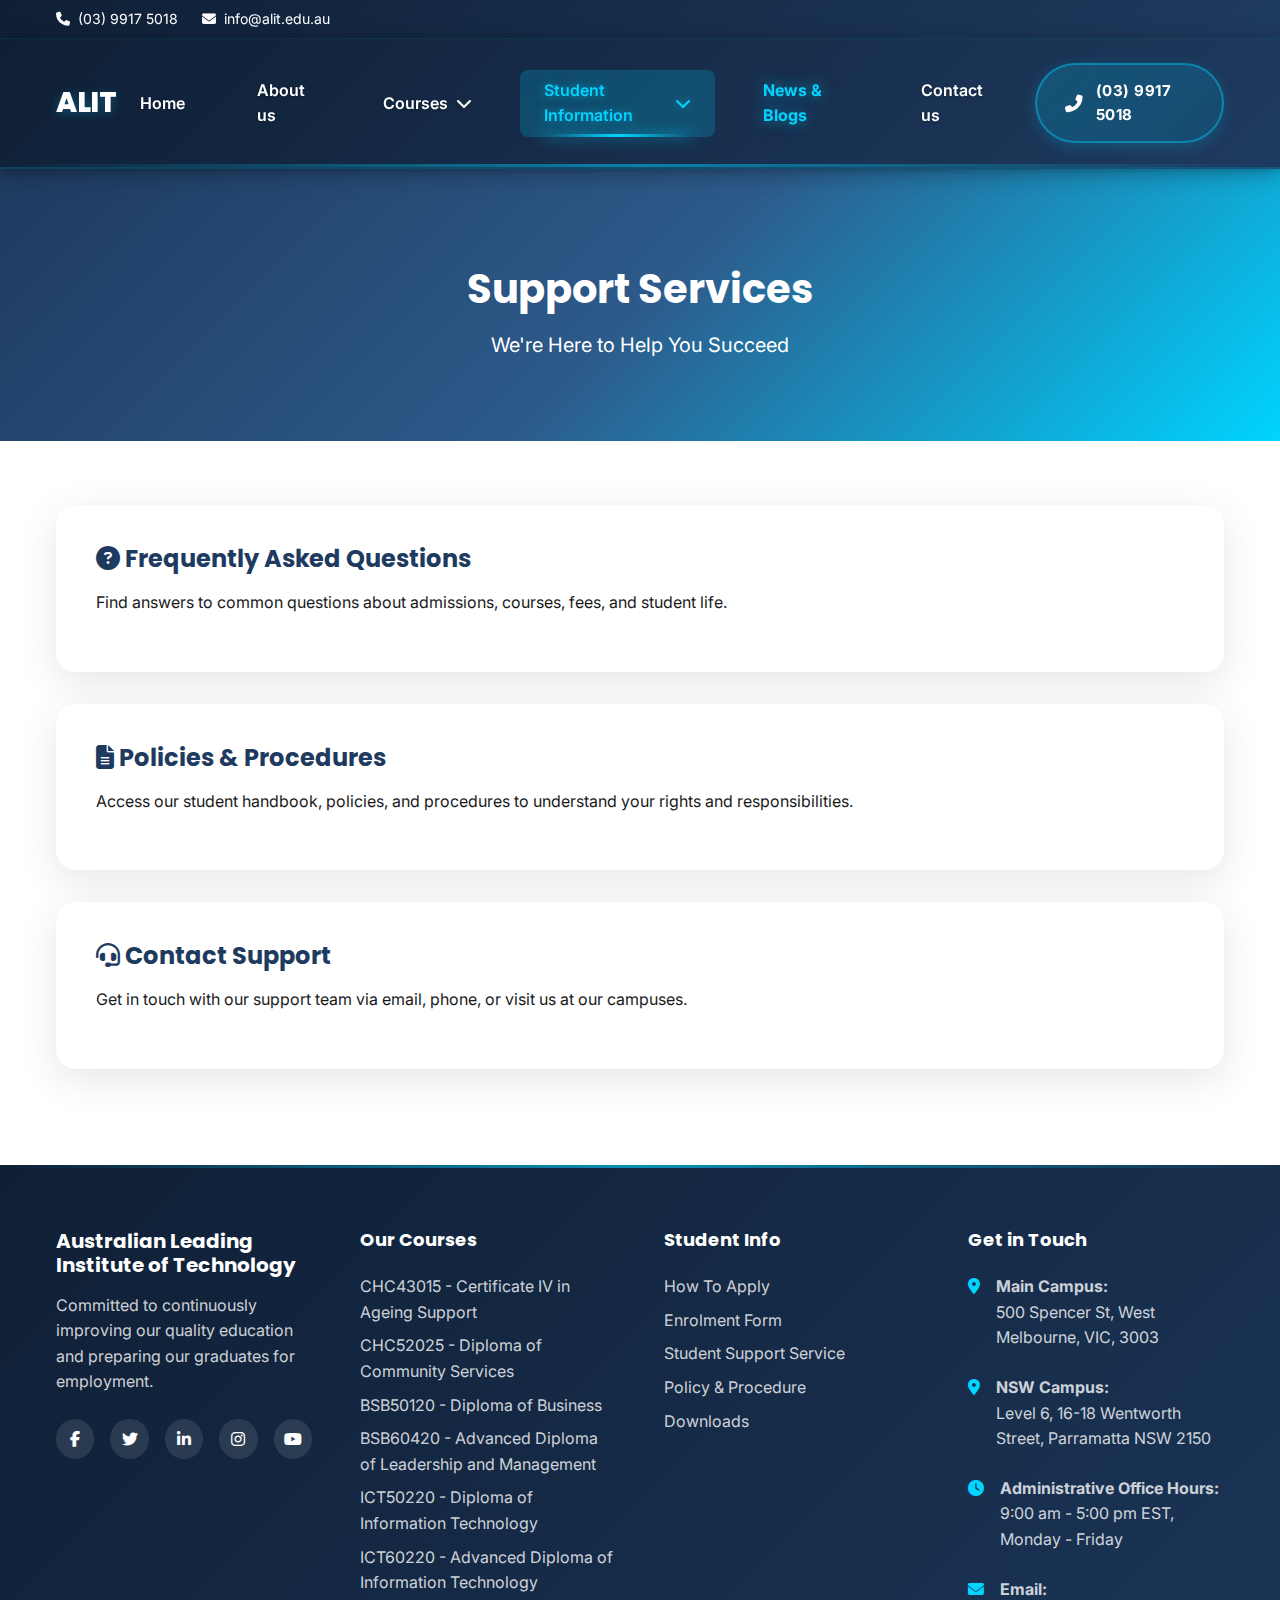
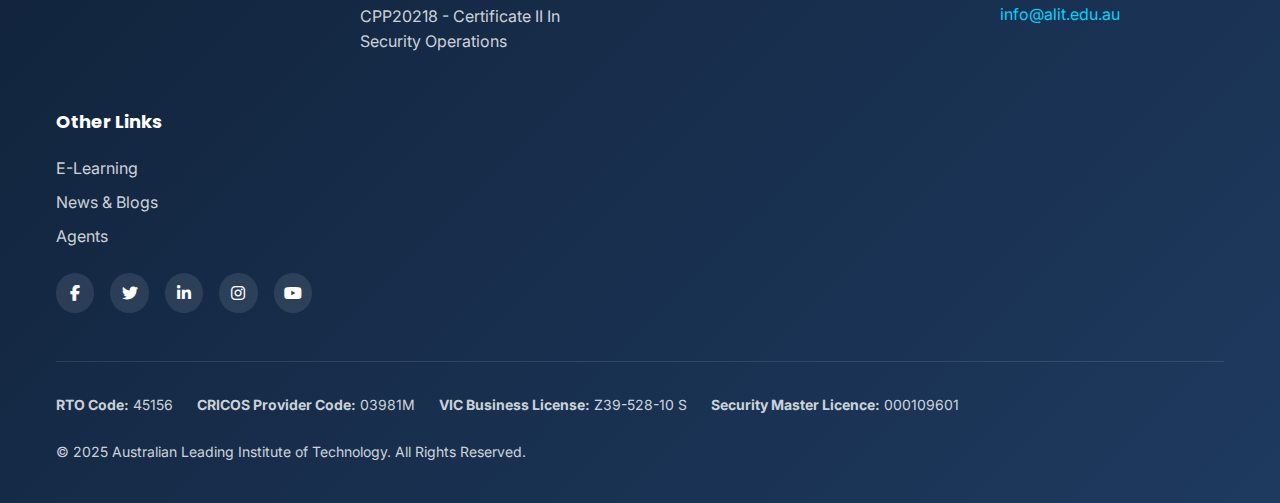
<file: pages/support.html>
<!DOCTYPE html>
<html lang="en">
<head>
    <meta charset="UTF-8">
    <meta name="viewport" content="width=device-width, initial-scale=1.0">
    <title>Support Services | ALIT</title>
    <link rel="stylesheet" href="https://fonts.googleapis.com/css2?family=Inter:wght@300;400;500;600;700;800&family=Poppins:wght@400;500;600;700;800&display=swap">
    <link rel="stylesheet" href="https://cdnjs.cloudflare.com/ajax/libs/font-awesome/6.4.0/css/all.min.css">
    <link rel="stylesheet" href="../css/style.css">
    <link rel="stylesheet" href="../css/responsive.css">
    <style>
        .page-hero { background: linear-gradient(135deg, #1e3a5f 0%, #2d5a8a 50%, #00d4ff 100%); padding: 6rem 0 4rem; color: white; text-align: center; }
        .support-section { padding: 4rem 0; }
        .support-card { background: white; border-radius: 20px; padding: 2.5rem; box-shadow: 0 10px 40px rgba(0,0,0,0.1); margin-bottom: 2rem; }
        .support-card h3 { color: #1e3a5f; margin-bottom: 1rem; }
    </style>
</head>
<body>
    <header class="main-header" id="mainHeader">
        <div class="top-bar"><div class="container"><div class="top-bar-content">
            <div class="contact-info">
                <a href="tel:+61399175018" class="contact-item"><i class="fas fa-phone"></i> <span>(03) 9917 5018</span></a>
                <a href="mailto:info@alit.edu.au" class="contact-item"><i class="fas fa-envelope"></i> <span>info@alit.edu.au</span></a>
            </div>
        </div></div></div>
        <nav class="main-nav">
            <div class="container">
                <div class="nav-wrapper">
                    <div class="logo"><a href="../index.html"><span class="logo-text">ALIT</span></a></div>
                    <button class="mobile-menu-toggle" id="mobileMenuToggle"><span></span><span></span><span></span></button>
                    <ul class="nav-menu" id="navMenu">
                        <li><a href="../index.html">Home</a></li>
                        <li><a href="about.html">About us</a></li>
                        <li class="has-dropdown"><a href="courses.html">Courses <i class="fas fa-chevron-down"></i></a>
                            <ul class="dropdown-menu">
                                <li><a href="courses.html#security">Security Services</a></li>
                                <li><a href="courses.html#first-aid">First Aid</a></li>
                                <li><a href="courses.html#community">Community Services</a></li>
                                <li><a href="courses.html#hospitality">Hospitality</a></li>
                                <li><a href="courses.html#business">Business Services</a></li>
                                <li><a href="courses.html#ict">Information Technology</a></li>
                            </ul>
                        </li>
                        <li class="has-dropdown"><a href="student-life.html" class="active">Student Information <i class="fas fa-chevron-down"></i></a>
                            <ul class="dropdown-menu">
                                <li><a href="admissions.html#how-to-apply">How To Apply</a></li>
                                <li><a href="admissions.html#enrolment-form">Enrolment Form</a></li>
                                <li><a href="support.html">Student Support Service</a></li>
                                <li><a href="support.html#policy">Policy & Procedure</a></li>
                                <li><a href="support.html#downloads">Downloads</a></li>
                            </ul>
                        </li>
                        <li><a href="news-blogs.html" class="nav-highlight">News & Blogs</a></li>
                        <li><a href="contact.html">Contact us</a></li>
                    </ul>
                    <div class="nav-phone-button">
                        <a href="tel:+61399175018" class="phone-btn">
                            <i class="fas fa-phone-alt"></i>
                            <span>(03) 9917 5018</span>
                        </a>
                    </div>
                </div>
            </div>
        </nav>
    </header>

    <section class="page-hero">
        <div class="container">
            <h1>Support Services</h1>
            <p style="font-size: 1.25rem;">We're Here to Help You Succeed</p>
        </div>
    </section>

    <section class="support-section">
        <div class="container">
            <div class="support-card">
                <h3><i class="fas fa-question-circle"></i> Frequently Asked Questions</h3>
                <p>Find answers to common questions about admissions, courses, fees, and student life.</p>
            </div>
            <div class="support-card">
                <h3><i class="fas fa-file-alt"></i> Policies & Procedures</h3>
                <p>Access our student handbook, policies, and procedures to understand your rights and responsibilities.</p>
            </div>
            <div class="support-card">
                <h3><i class="fas fa-headset"></i> Contact Support</h3>
                <p>Get in touch with our support team via email, phone, or visit us at our campuses.</p>
            </div>
        </div>
    </section>

    <footer class="main-footer">
        <div class="container">
            <div class="footer-content">
                <div class="footer-column">
                    <div class="footer-logo">
                        <h3>Australian Leading Institute of Technology</h3>
                    </div>
                    <p>Committed to continuously improving our quality education and preparing our graduates for employment.</p>
                    <div class="footer-social">
                        <a href="https://www.facebook.com/alit.edu.au" target="_blank"><i class="fab fa-facebook-f"></i></a>
                        <a href="https://twitter.com/aliteduau" target="_blank"><i class="fab fa-twitter"></i></a>
                        <a href="https://www.linkedin.com/company/aliteduau/" target="_blank"><i class="fab fa-linkedin-in"></i></a>
                        <a href="https://www.instagram.com/aliteduau/" target="_blank"><i class="fab fa-instagram"></i></a>
                        <a href="https://www.youtube.com/@aliteduau" target="_blank"><i class="fab fa-youtube"></i></a>
                    </div>
                </div>
                <div class="footer-column">
                    <h4>Our Courses</h4>
                    <ul class="footer-links">
                        <li><a href="courses.html#community">CHC43015 - Certificate IV in Ageing Support</a></li>
                        <li><a href="courses.html#community">CHC52025 - Diploma of Community Services</a></li>
                        <li><a href="courses.html#business">BSB50120 - Diploma of Business</a></li>
                        <li><a href="courses.html#business">BSB60420 - Advanced Diploma of Leadership and Management</a></li>
                        <li><a href="courses.html#ict">ICT50220 - Diploma of Information Technology</a></li>
                        <li><a href="courses.html#ict">ICT60220 - Advanced Diploma of Information Technology</a></li>
                        <li><a href="courses.html#security">CPP20218 - Certificate II In Security Operations</a></li>
                    </ul>
                </div>
                <div class="footer-column">
                    <h4>Student Info</h4>
                    <ul class="footer-links">
                        <li><a href="admissions.html#how-to-apply">How To Apply</a></li>
                        <li><a href="admissions.html#enrolment-form">Enrolment Form</a></li>
                        <li><a href="support.html">Student Support Service</a></li>
                        <li><a href="support.html#policy">Policy & Procedure</a></li>
                        <li><a href="support.html#downloads">Downloads</a></li>
                    </ul>
                </div>
                <div class="footer-column">
                    <h4>Get in Touch</h4>
                    <ul class="footer-contact">
                        <li><i class="fas fa-map-marker-alt"></i> <div><strong>Main Campus:</strong><br>500 Spencer St, West Melbourne, VIC, 3003</div></li>
                        <li><i class="fas fa-map-marker-alt"></i> <div><strong>NSW Campus:</strong><br>Level 6, 16-18 Wentworth Street, Parramatta NSW 2150</div></li>
                        <li><i class="fas fa-clock"></i> <div><strong>Administrative Office Hours:</strong><br>9:00 am - 5:00 pm EST,<br>Monday - Friday</div></li>
                        <li><i class="fas fa-envelope"></i> <div><strong>Email:</strong><br><a href="mailto:info@alit.edu.au">info@alit.edu.au</a></div></li>
                    </ul>
                </div>
                <div class="footer-column">
                    <h4>Other Links</h4>
                    <ul class="footer-links">
                        <li><a href="#e-learning">E-Learning</a></li>
                        <li><a href="news-blogs.html">News & Blogs</a></li>
                        <li><a href="#agents">Agents</a></li>
                    </ul>
                    <div class="footer-social" style="margin-top: 1.5rem;">
                        <a href="https://www.facebook.com/alit.edu.au" target="_blank"><i class="fab fa-facebook-f"></i></a>
                        <a href="https://twitter.com/aliteduau" target="_blank"><i class="fab fa-twitter"></i></a>
                        <a href="https://www.linkedin.com/company/aliteduau/" target="_blank"><i class="fab fa-linkedin-in"></i></a>
                        <a href="https://www.instagram.com/aliteduau/" target="_blank"><i class="fab fa-instagram"></i></a>
                        <a href="https://www.youtube.com/@aliteduau" target="_blank"><i class="fab fa-youtube"></i></a>
                    </div>
                </div>
            </div>
            <div class="footer-bottom">
                <div class="footer-certifications">
                    <p><strong>RTO Code:</strong> 45156</p>
                    <p><strong>CRICOS Provider Code:</strong> 03981M</p>
                    <p><strong>VIC Business License:</strong> Z39-528-10 S</p>
                    <p><strong>Security Master Licence:</strong> 000109601</p>
                </div>
                <div class="footer-legal">
                    <p>&copy; 2025 Australian Leading Institute of Technology. All Rights Reserved.</p>
                </div>
            </div>
        </div>
    </footer>
    <script src="../js/main.js"></script>
</body>
</html>
</file>
<file: css/style.css>
/* ============================================
   ALIT Website - Main Stylesheet
   Mobile-First Responsive Design
   ============================================ */

/* CSS Variables */
:root {
    /* Colors - Modern Cool Palette */
    --primary-color: #1e3a5f;
    --primary-dark: #0f1f35;
    --primary-light: #2d5a8a;
    --secondary-color: #00d4ff;
    --accent-color: #ff6b6b;
    --success-color: #51cf66;
    --gradient-primary: linear-gradient(135deg, #1e3a5f 0%, #2d5a8a 100%);
    --gradient-secondary: linear-gradient(135deg, #00d4ff 0%, #0099cc 100%);
    --text-dark: #1a1a1a;
    --text-light: #6c757d;
    --bg-light: #f5f7fa;
    --bg-white: #ffffff;
    --border-color: #dee2e6;
    --nav-bg: rgba(255, 255, 255, 0.98);
    --nav-shadow: 0 4px 20px rgba(0, 0, 0, 0.08);
    
    /* Typography */
    --font-primary: 'Inter', -apple-system, BlinkMacSystemFont, 'Segoe UI', sans-serif;
    --font-heading: 'Poppins', -apple-system, BlinkMacSystemFont, 'Segoe UI', sans-serif;
    
    /* Spacing */
    --spacing-xs: 0.5rem;
    --spacing-sm: 1rem;
    --spacing-md: 1.5rem;
    --spacing-lg: 2rem;
    --spacing-xl: 3rem;
    --spacing-xxl: 4rem;
    
    /* Transitions */
    --transition-fast: 0.2s ease;
    --transition-normal: 0.3s ease;
    --transition-slow: 0.5s ease;
    
    /* Shadows */
    --shadow-sm: 0 2px 4px rgba(0,0,0,0.1);
    --shadow-md: 0 4px 6px rgba(0,0,0,0.1);
    --shadow-lg: 0 10px 25px rgba(0,0,0,0.15);
    --shadow-xl: 0 20px 40px rgba(0,0,0,0.2);
}

/* Reset & Base Styles */
* {
    margin: 0;
    padding: 0;
    box-sizing: border-box;
}

html {
    scroll-behavior: smooth;
    font-size: 16px;
}

body {
    font-family: var(--font-primary);
    color: var(--text-dark);
    line-height: 1.6;
    overflow-x: hidden;
}

img {
    max-width: 100%;
    height: auto;
    display: block;
}

a {
    text-decoration: none;
    color: inherit;
    transition: var(--transition-fast);
}

ul {
    list-style: none;
}

button {
    border: none;
    background: none;
    cursor: pointer;
    font-family: inherit;
}

/* Container */
.container {
    width: 100%;
    max-width: 1200px;
    margin: 0 auto;
    padding: 0 var(--spacing-sm);
}

/* Typography */
h1, h2, h3, h4, h5, h6 {
    font-family: var(--font-heading);
    font-weight: 700;
    line-height: 1.2;
    margin-bottom: var(--spacing-sm);
}

h1 { font-size: 2.5rem; }
h2 { font-size: 2rem; }
h3 { font-size: 1.5rem; }
h4 { font-size: 1.25rem; }

p {
    margin-bottom: var(--spacing-sm);
}

/* Buttons */
.btn {
    display: inline-flex;
    align-items: center;
    gap: var(--spacing-xs);
    padding: 0.875rem 2rem;
    border-radius: 12px;
    font-weight: 700;
    font-size: 1rem;
    transition: all 0.4s cubic-bezier(0.175, 0.885, 0.32, 1.275);
    cursor: pointer;
    border: 2px solid transparent;
    position: relative;
    overflow: hidden;
    text-transform: uppercase;
    letter-spacing: 0.5px;
    box-shadow: 0 4px 15px rgba(0, 0, 0, 0.1);
}

.btn::before {
    content: '';
    position: absolute;
    top: 50%;
    left: 50%;
    width: 0;
    height: 0;
    border-radius: 50%;
    background: rgba(255, 255, 255, 0.3);
    transform: translate(-50%, -50%);
    transition: width 0.6s, height 0.6s;
}

.btn:hover::before {
    width: 300px;
    height: 300px;
}

.btn-primary {
    background: linear-gradient(135deg, #1e3a5f 0%, #2d5a8a 50%, #1e3a5f 100%);
    background-size: 200% 200%;
    color: var(--bg-white);
    border: 2px solid rgba(255, 255, 255, 0.2);
    animation: gradientShift 3s ease infinite;
}

@keyframes gradientShift {
    0%, 100% { background-position: 0% 50%; }
    50% { background-position: 100% 50%; }
}

.btn-primary:hover {
    transform: translateY(-4px) scale(1.05);
    box-shadow: 0 12px 30px rgba(30, 58, 95, 0.4);
    border-color: rgba(0, 212, 255, 0.5);
}

.btn-secondary {
    background: linear-gradient(135deg, #00d4ff 0%, #0099cc 50%, #00d4ff 100%);
    background-size: 200% 200%;
    color: var(--bg-white);
    border: 2px solid rgba(255, 255, 255, 0.3);
    animation: gradientShift 3s ease infinite;
}

.btn-secondary:hover {
    transform: translateY(-4px) scale(1.05);
    box-shadow: 0 12px 30px rgba(0, 212, 255, 0.4);
    border-color: rgba(255, 255, 255, 0.5);
}

.btn-outline {
    background: transparent;
    color: var(--primary-color);
    border: 2px solid var(--primary-color);
    backdrop-filter: blur(10px);
}

.btn-outline:hover {
    background: var(--gradient-primary);
    color: var(--bg-white);
    transform: translateY(-4px) scale(1.05);
    box-shadow: 0 12px 30px rgba(30, 58, 95, 0.3);
    border-color: transparent;
}

.btn-large {
    padding: 1.25rem 2.5rem;
    font-size: 1.125rem;
    border-radius: 15px;
}

.btn span, .btn i {
    position: relative;
    z-index: 1;
}

/* ============================================
   HEADER & NAVIGATION
   ============================================ */

.main-header {
    position: sticky;
    top: 0;
    z-index: 1000;
    background: var(--bg-white);
    box-shadow: var(--shadow-sm);
    transition: var(--transition-normal);
}

.main-header.scrolled {
    box-shadow: 0 4px 20px rgba(0, 0, 0, 0.1);
}

.top-bar {
    background: linear-gradient(135deg, #0f1f35 0%, #1e3a5f 100%);
    color: var(--bg-white);
    padding: var(--spacing-xs) 0;
    font-size: 0.875rem;
    border-bottom: 1px solid rgba(0, 212, 255, 0.1);
}

.top-bar-content {
    display: flex;
    justify-content: space-between;
    align-items: center;
    flex-wrap: wrap;
    gap: var(--spacing-sm);
}

.contact-info {
    display: flex;
    gap: var(--spacing-md);
    flex-wrap: wrap;
}

.contact-item {
    display: flex;
    align-items: center;
    gap: var(--spacing-xs);
    color: var(--bg-white);
}

.contact-item:hover {
    color: var(--secondary-color);
    transform: translateX(3px);
}

.top-bar-right {
    display: flex;
    align-items: center;
    gap: var(--spacing-md);
}

.language-selector select {
    background: transparent;
    color: var(--bg-white);
    border: 1px solid rgba(255,255,255,0.3);
    border-radius: 4px;
    padding: 0.25rem 0.5rem;
    font-size: 0.875rem;
    cursor: pointer;
}

.social-links {
    display: flex;
    gap: var(--spacing-xs);
}

.social-links a {
    width: 32px;
    height: 32px;
    display: flex;
    align-items: center;
    justify-content: center;
    border-radius: 50%;
    background: rgba(255,255,255,0.1);
    color: var(--bg-white);
    transition: var(--transition-fast);
}

.social-links a:hover {
    background: var(--gradient-secondary);
    transform: translateY(-3px) scale(1.1);
    box-shadow: 0 5px 15px rgba(0, 212, 255, 0.3);
}

.header-actions {
    display: flex;
    gap: var(--spacing-xs);
}

.btn-login, .btn-apply {
    padding: 0.625rem 1.25rem;
    border-radius: 25px;
    font-size: 0.875rem;
    font-weight: 700;
    text-transform: uppercase;
    letter-spacing: 0.5px;
    position: relative;
    overflow: hidden;
    transition: all 0.3s ease;
}

.btn-login {
    background: rgba(255, 255, 255, 0.1);
    color: var(--bg-white);
    border: 2px solid rgba(255, 255, 255, 0.3);
    backdrop-filter: blur(10px);
}

.btn-login::before {
    content: '';
    position: absolute;
    top: 0;
    left: -100%;
    width: 100%;
    height: 100%;
    background: linear-gradient(90deg, transparent, rgba(255, 255, 255, 0.2), transparent);
    transition: left 0.5s;
}

.btn-login:hover::before {
    left: 100%;
}

.btn-login:hover {
    background: rgba(255, 255, 255, 0.2);
    border-color: rgba(255, 255, 255, 0.5);
    transform: translateY(-2px);
    box-shadow: 0 8px 20px rgba(0, 0, 0, 0.2);
}

.btn-apply {
    background: linear-gradient(135deg, #00d4ff, #0099cc);
    color: var(--bg-white);
    border: 2px solid rgba(255, 255, 255, 0.3);
    box-shadow: 0 4px 15px rgba(0, 212, 255, 0.3);
}

.btn-apply::before {
    content: '';
    position: absolute;
    top: 50%;
    left: 50%;
    width: 0;
    height: 0;
    border-radius: 50%;
    background: rgba(255, 255, 255, 0.3);
    transform: translate(-50%, -50%);
    transition: width 0.6s, height 0.6s;
}

.btn-apply:hover::before {
    width: 300px;
    height: 300px;
}

.btn-apply:hover {
    background: linear-gradient(135deg, #0099cc, #00d4ff);
    transform: translateY(-3px) scale(1.05);
    box-shadow: 0 10px 25px rgba(0, 212, 255, 0.5);
    border-color: rgba(255, 255, 255, 0.5);
}

/* Main Navigation */
.main-nav {
    background: linear-gradient(135deg, #0f1f35 0%, #1e3a5f 100%);
    padding: var(--spacing-md) 0;
    backdrop-filter: blur(10px);
    box-shadow: 0 4px 20px rgba(0, 0, 0, 0.3);
    border-bottom: 2px solid rgba(0, 212, 255, 0.2);
    position: relative;
}

.main-nav::after {
    content: '';
    position: absolute;
    bottom: 0;
    left: 0;
    right: 0;
    height: 3px;
    background: linear-gradient(90deg, transparent, rgba(0, 212, 255, 0.5), transparent);
}

.main-nav .nav-menu > li > a {
    color: var(--bg-white);
    text-shadow: 0 1px 3px rgba(0, 0, 0, 0.3);
}

.main-nav .nav-menu > li > a:hover,
.main-nav .nav-menu > li > a.active {
    color: var(--secondary-color);
    background: rgba(0, 212, 255, 0.2);
    text-shadow: 0 0 10px rgba(0, 212, 255, 0.5);
}

.main-nav .nav-menu > li > a.nav-highlight {
    color: var(--secondary-color);
    font-weight: 700;
    text-shadow: 0 0 15px rgba(0, 212, 255, 0.6);
}

.main-nav .nav-menu > li > a.nav-highlight:hover {
    color: var(--secondary-color);
    background: rgba(0, 212, 255, 0.25);
    text-shadow: 0 0 20px rgba(0, 212, 255, 0.8);
}

.main-nav .logo-text {
    color: var(--bg-white);
    background: none;
    -webkit-text-fill-color: var(--bg-white);
    text-shadow: 0 2px 10px rgba(0, 212, 255, 0.3);
}

.nav-wrapper {
    display: flex;
    justify-content: space-between;
    align-items: center;
}

.logo {
    display: flex;
    align-items: center;
    gap: var(--spacing-xs);
}

.logo img {
    height: 50px;
    width: auto;
}

.logo-text {
    font-family: var(--font-heading);
    font-size: 1.75rem;
    font-weight: 800;
    background: var(--gradient-primary);
    -webkit-background-clip: text;
    -webkit-text-fill-color: transparent;
    background-clip: text;
    letter-spacing: -0.5px;
}

.nav-menu {
    display: flex;
    align-items: center;
    gap: var(--spacing-md);
}

.nav-menu > li {
    position: relative;
}

.nav-menu > li > a {
    padding: var(--spacing-xs) var(--spacing-md);
    color: var(--text-dark);
    font-weight: 600;
    display: flex;
    align-items: center;
    gap: var(--spacing-xs);
    border-radius: 8px;
    position: relative;
    transition: var(--transition-normal);
}

.nav-menu > li > a::before {
    content: '';
    position: absolute;
    bottom: 0;
    left: 50%;
    transform: translateX(-50%);
    width: 0;
    height: 3px;
    background: linear-gradient(90deg, transparent, var(--secondary-color), transparent);
    border-radius: 2px;
    transition: var(--transition-normal);
    box-shadow: 0 0 10px rgba(0, 212, 255, 0.6);
}

.nav-menu > li > a:hover,
.nav-menu > li > a.active {
    color: var(--primary-color);
    background: rgba(0, 212, 255, 0.08);
}

.nav-menu > li > a.nav-highlight {
    color: var(--secondary-color);
    font-weight: 700;
}

.nav-menu > li > a.nav-highlight:hover {
    color: var(--secondary-color);
    background: rgba(0, 212, 255, 0.15);
}

/* Phone Button in Navigation */
.nav-phone-button {
    margin-left: var(--spacing-md);
}

.phone-btn {
    display: flex;
    align-items: center;
    gap: 0.75rem;
    padding: 0.875rem 1.75rem;
    background: linear-gradient(135deg, rgba(0, 212, 255, 0.2), rgba(0, 153, 204, 0.2));
    border: 2px solid rgba(0, 212, 255, 0.4);
    border-radius: 50px;
    color: var(--bg-white);
    font-weight: 700;
    font-size: 0.9375rem;
    transition: all 0.4s cubic-bezier(0.175, 0.885, 0.32, 1.275);
    backdrop-filter: blur(15px);
    position: relative;
    overflow: hidden;
    box-shadow: 0 4px 15px rgba(0, 212, 255, 0.2);
    text-transform: uppercase;
    letter-spacing: 0.5px;
}

.phone-btn::before {
    content: '';
    position: absolute;
    top: 50%;
    left: 50%;
    width: 0;
    height: 0;
    border-radius: 50%;
    background: rgba(255, 255, 255, 0.2);
    transform: translate(-50%, -50%);
    transition: width 0.6s, height 0.6s;
}

.phone-btn:hover::before {
    width: 300px;
    height: 300px;
}

.phone-btn:hover {
    background: linear-gradient(135deg, rgba(0, 212, 255, 0.4), rgba(0, 153, 204, 0.4));
    border-color: rgba(0, 212, 255, 0.6);
    transform: translateY(-3px) scale(1.05);
    box-shadow: 0 10px 30px rgba(0, 212, 255, 0.4);
}

.phone-btn i {
    position: relative;
    z-index: 1;
    animation: phonePulse 2s infinite;
    font-size: 1.1rem;
}

.phone-btn span {
    position: relative;
    z-index: 1;
    font-weight: 700;
}

@keyframes phonePulse {
    0%, 100% {
        transform: rotate(0deg);
    }
    10% {
        transform: rotate(-15deg);
    }
    20% {
        transform: rotate(15deg);
    }
    30% {
        transform: rotate(-10deg);
    }
    40% {
        transform: rotate(10deg);
    }
    50% {
        transform: rotate(0deg);
    }
}

.phone-btn span {
    position: relative;
    z-index: 1;
}

.nav-menu > li > a:hover::before,
.nav-menu > li > a.active::before {
    width: 80%;
    box-shadow: 0 0 15px rgba(0, 212, 255, 0.8);
}

/* Dropdown Menu */
.has-dropdown .dropdown-menu {
    position: absolute;
    top: calc(100% + 10px);
    left: 0;
    background: linear-gradient(135deg, rgba(255, 255, 255, 0.98), rgba(245, 247, 250, 0.98));
    backdrop-filter: blur(20px);
    min-width: 240px;
    box-shadow: 0 15px 50px rgba(0, 0, 0, 0.2);
    border-radius: 15px;
    padding: var(--spacing-sm);
    opacity: 0;
    visibility: hidden;
    transform: translateY(-10px) scale(0.95);
    transition: all 0.4s cubic-bezier(0.175, 0.885, 0.32, 1.275);
    z-index: 100;
    border: 2px solid rgba(0, 212, 255, 0.2);
}

.has-dropdown:hover .dropdown-menu {
    opacity: 1;
    visibility: visible;
    transform: translateY(0);
}

.dropdown-menu li a {
    display: block;
    padding: var(--spacing-xs) var(--spacing-sm);
    color: var(--text-dark);
    border-radius: 4px;
    transition: var(--transition-fast);
}

.dropdown-menu li a {
    border-radius: 8px;
    margin-bottom: 0.25rem;
    position: relative;
    padding-left: var(--spacing-md);
}

.dropdown-menu li a::before {
    content: '';
    position: absolute;
    left: 0;
    top: 50%;
    transform: translateY(-50%);
    width: 3px;
    height: 0;
    background: linear-gradient(180deg, #1e3a5f, #00d4ff);
    border-radius: 2px;
    transition: height 0.3s ease;
}

.dropdown-menu li a:hover {
    background: linear-gradient(135deg, rgba(0, 212, 255, 0.15), rgba(0, 212, 255, 0.08));
    color: var(--primary-color);
    transform: translateX(8px);
    padding-left: calc(var(--spacing-md) + 8px);
    box-shadow: 0 4px 12px rgba(0, 212, 255, 0.2);
}

.dropdown-menu li a:hover::before {
    height: 60%;
}

/* Mobile Menu Toggle */
.mobile-menu-toggle {
    display: none;
    flex-direction: column;
    gap: 4px;
    width: 30px;
    height: 24px;
    background: none;
    border: none;
    cursor: pointer;
}

.mobile-menu-toggle span {
    width: 100%;
    height: 3px;
    background: var(--primary-color);
    border-radius: 2px;
    transition: var(--transition-normal);
}

/* ============================================
   HERO SECTION
   ============================================ */

.hero-section {
    position: relative;
    min-height: 100vh;
    display: flex;
    align-items: center;
    justify-content: center;
    overflow: hidden;
}

.hero-background {
    position: absolute;
    top: 0;
    left: 0;
    width: 100%;
    height: 100%;
    z-index: -1;
}

.hero-video-container {
    width: 100%;
    height: 100%;
    position: relative;
}

.hero-video-container video {
    width: 100%;
    height: 100%;
    object-fit: cover;
}

.hero-overlay {
    position: absolute;
    top: 0;
    left: 0;
    width: 100%;
    height: 100%;
    background: linear-gradient(135deg, rgba(30, 58, 95, 0.85) 0%, rgba(15, 31, 53, 0.9) 100%);
}

.hero-image-fallback {
    width: 100%;
    height: 100%;
    background-size: cover;
    background-position: center;
    background-repeat: no-repeat;
}

.hero-content {
    position: relative;
    z-index: 1;
    width: 100%;
    padding: var(--spacing-xxl) 0;
}

.hero-text {
    max-width: 800px;
    text-align: center;
    color: var(--bg-white);
}

.hero-title {
    font-size: 3rem;
    font-weight: 800;
    margin-bottom: var(--spacing-md);
    color: var(--bg-white);
    line-height: 1.2;
}

.hero-subtitle {
    font-size: 1.25rem;
    margin-bottom: var(--spacing-xl);
    opacity: 0.95;
    line-height: 1.6;
}

/* AI Search Box */
.ai-search-container {
    position: relative;
    margin-bottom: var(--spacing-xl);
}

.ai-search-box {
    display: flex;
    align-items: center;
    background: var(--bg-white);
    border-radius: 50px;
    padding: var(--spacing-sm) var(--spacing-md);
    box-shadow: var(--shadow-xl);
    max-width: 700px;
    margin: 0 auto;
}

.ai-search-box i {
    color: var(--text-light);
    margin-right: var(--spacing-xs);
}

.ai-search-box input {
    flex: 1;
    border: none;
    outline: none;
    font-size: 1rem;
    padding: var(--spacing-xs);
}

.ai-search-btn {
    background: var(--primary-color);
    color: var(--bg-white);
    width: 40px;
    height: 40px;
    border-radius: 50%;
    display: flex;
    align-items: center;
    justify-content: center;
    transition: var(--transition-fast);
}

.ai-search-btn:hover {
    background: var(--primary-dark);
    transform: scale(1.05);
}

.ai-search-suggestions {
    position: absolute;
    top: 100%;
    left: 50%;
    transform: translateX(-50%);
    width: 100%;
    max-width: 700px;
    background: var(--bg-white);
    border-radius: 12px;
    box-shadow: var(--shadow-lg);
    margin-top: var(--spacing-xs);
    padding: var(--spacing-sm);
    display: none;
}

.ai-search-suggestions.active {
    display: block;
}

.hero-cta-buttons {
    display: flex;
    gap: var(--spacing-md);
    justify-content: center;
    flex-wrap: wrap;
}

.scroll-indicator {
    position: absolute;
    bottom: var(--spacing-lg);
    left: 50%;
    transform: translateX(-50%);
    animation: bounce 2s infinite;
}

.scroll-indicator a {
    color: var(--bg-white);
    font-size: 1.5rem;
    display: block;
}

@keyframes bounce {
    0%, 100% { transform: translateX(-50%) translateY(0); }
    50% { transform: translateX(-50%) translateY(10px); }
}

/* ============================================
   AI CHATBOT
   ============================================ */

.ai-chatbot-container {
    position: fixed;
    bottom: 30px;
    right: 30px;
    z-index: 999;
}

.chatbot-toggle {
    width: 60px;
    height: 60px;
    border-radius: 50%;
    background: var(--primary-color);
    color: var(--bg-white);
    display: flex;
    align-items: center;
    justify-content: center;
    font-size: 1.5rem;
    box-shadow: var(--shadow-lg);
    cursor: pointer;
    transition: var(--transition-normal);
    position: relative;
}

.chatbot-toggle:hover {
    transform: scale(1.1);
    box-shadow: var(--shadow-xl);
}

.chatbot-badge {
    position: absolute;
    top: -5px;
    right: -5px;
    background: var(--accent-color);
    color: var(--bg-white);
    width: 24px;
    height: 24px;
    border-radius: 50%;
    display: flex;
    align-items: center;
    justify-content: center;
    font-size: 0.75rem;
    font-weight: 600;
}

.chatbot-window {
    position: absolute;
    bottom: 80px;
    right: 0;
    width: 380px;
    height: 600px;
    background: var(--bg-white);
    border-radius: 16px;
    box-shadow: var(--shadow-xl);
    display: none;
    flex-direction: column;
    overflow: hidden;
}

.chatbot-window.active {
    display: flex;
}

.chatbot-header {
    background: var(--primary-color);
    color: var(--bg-white);
    padding: var(--spacing-md);
    display: flex;
    justify-content: space-between;
    align-items: center;
}

.chatbot-header-info {
    display: flex;
    align-items: center;
    gap: var(--spacing-sm);
}

.chatbot-header-info i {
    font-size: 1.5rem;
}

.chatbot-header-info h3 {
    font-size: 1.1rem;
    margin: 0;
}

.chatbot-status {
    font-size: 0.75rem;
    opacity: 0.9;
}

.chatbot-close {
    background: none;
    color: var(--bg-white);
    font-size: 1.25rem;
    cursor: pointer;
    padding: var(--spacing-xs);
}

.chatbot-messages {
    flex: 1;
    padding: var(--spacing-md);
    overflow-y: auto;
    display: flex;
    flex-direction: column;
    gap: var(--spacing-sm);
}

.chatbot-message {
    display: flex;
    gap: var(--spacing-xs);
    max-width: 80%;
}

.bot-message {
    align-self: flex-start;
}

.user-message {
    align-self: flex-end;
    flex-direction: row-reverse;
}

.message-avatar {
    width: 32px;
    height: 32px;
    border-radius: 50%;
    background: var(--primary-color);
    color: var(--bg-white);
    display: flex;
    align-items: center;
    justify-content: center;
    flex-shrink: 0;
}

.user-message .message-avatar {
    background: var(--secondary-color);
}

.message-content {
    background: var(--bg-light);
    padding: var(--spacing-sm);
    border-radius: 12px;
}

.user-message .message-content {
    background: var(--primary-color);
    color: var(--bg-white);
}

.chatbot-input-container {
    padding: var(--spacing-md);
    border-top: 1px solid var(--border-color);
    display: flex;
    gap: var(--spacing-xs);
}

.chatbot-input-container input {
    flex: 1;
    padding: var(--spacing-sm);
    border: 1px solid var(--border-color);
    border-radius: 8px;
    outline: none;
}

.chatbot-input-container button {
    background: var(--primary-color);
    color: var(--bg-white);
    width: 40px;
    height: 40px;
    border-radius: 8px;
    display: flex;
    align-items: center;
    justify-content: center;
}

.chatbot-quick-actions {
    padding: var(--spacing-sm) var(--spacing-md);
    display: flex;
    gap: var(--spacing-xs);
    flex-wrap: wrap;
    border-top: 1px solid var(--border-color);
}

.quick-action-btn {
    padding: 0.5rem 1rem;
    background: var(--bg-light);
    border: 1px solid var(--border-color);
    border-radius: 20px;
    font-size: 0.875rem;
    cursor: pointer;
    transition: var(--transition-fast);
}

.quick-action-btn:hover {
    background: var(--primary-color);
    color: var(--bg-white);
    border-color: var(--primary-color);
}

/* ============================================
   SECTIONS
   ============================================ */

section {
    padding: var(--spacing-xxl) 0;
}

.section-header {
    text-align: center;
    margin-bottom: var(--spacing-xl);
}

.section-title {
    font-size: 2.5rem;
    color: var(--primary-color);
    margin-bottom: var(--spacing-sm);
}

.section-subtitle {
    font-size: 1.125rem;
    color: var(--text-light);
    max-width: 700px;
    margin: 0 auto;
}

/* Why Choose Section */
.why-choose-section {
    background: var(--bg-light);
}

.stats-grid {
    display: grid;
    grid-template-columns: repeat(auto-fit, minmax(250px, 1fr));
    gap: var(--spacing-lg);
}

.stat-card {
    background: var(--bg-white);
    padding: var(--spacing-xl);
    border-radius: 12px;
    text-align: center;
    box-shadow: var(--shadow-md);
    transition: var(--transition-normal);
}

.stat-card:hover {
    transform: translateY(-5px);
    box-shadow: var(--shadow-lg);
}

.stat-icon {
    width: 80px;
    height: 80px;
    margin: 0 auto var(--spacing-md);
    background: linear-gradient(135deg, var(--primary-color), var(--primary-light));
    border-radius: 50%;
    display: flex;
    align-items: center;
    justify-content: center;
    color: var(--bg-white);
    font-size: 2rem;
}

.stat-number {
    font-size: 3rem;
    font-weight: 800;
    color: var(--primary-color);
    margin-bottom: var(--spacing-xs);
}

.stat-label {
    font-size: 1.125rem;
    font-weight: 600;
    color: var(--text-dark);
    margin-bottom: var(--spacing-xs);
}

.stat-description {
    font-size: 0.875rem;
    color: var(--text-light);
    margin: 0;
}

/* Featured Courses */
.featured-courses-section {
    background: var(--bg-white);
}

.course-filters {
    display: flex;
    justify-content: center;
    gap: var(--spacing-sm);
    flex-wrap: wrap;
    margin-bottom: var(--spacing-xl);
}

.filter-btn {
    padding: var(--spacing-xs) var(--spacing-md);
    background: var(--bg-light);
    border: 2px solid var(--border-color);
    border-radius: 25px;
    font-weight: 500;
    cursor: pointer;
    transition: var(--transition-fast);
}

.filter-btn:hover,
.filter-btn.active {
    background: var(--primary-color);
    color: var(--bg-white);
    border-color: var(--primary-color);
}

.courses-grid {
    display: grid;
    grid-template-columns: repeat(auto-fill, minmax(300px, 1fr));
    gap: var(--spacing-lg);
    margin-bottom: var(--spacing-xl);
}

.course-card {
    background: var(--bg-white);
    border-radius: 12px;
    overflow: hidden;
    box-shadow: var(--shadow-md);
    transition: var(--transition-normal);
    display: flex;
    flex-direction: column;
}

.course-card:hover {
    transform: translateY(-5px);
    box-shadow: var(--shadow-lg);
}

.course-card-image {
    width: 100%;
    height: 200px;
    object-fit: cover;
}

.course-card-content {
    padding: var(--spacing-md);
    flex: 1;
    display: flex;
    flex-direction: column;
}

.course-card-category {
    display: inline-block;
    padding: 0.25rem 0.75rem;
    background: var(--primary-color);
    color: var(--bg-white);
    border-radius: 20px;
    font-size: 0.75rem;
    font-weight: 600;
    margin-bottom: var(--spacing-sm);
    width: fit-content;
}

.course-card-title {
    font-size: 1.25rem;
    margin-bottom: var(--spacing-xs);
    color: var(--text-dark);
}

.course-card-description {
    color: var(--text-light);
    font-size: 0.9375rem;
    margin-bottom: var(--spacing-md);
    flex: 1;
}

.course-card-footer {
    display: flex;
    justify-content: space-between;
    align-items: center;
    padding-top: var(--spacing-sm);
    border-top: 1px solid var(--border-color);
}

.course-card-duration {
    font-size: 0.875rem;
    color: var(--text-light);
}

.course-card-link {
    color: var(--primary-color);
    font-weight: 600;
    display: flex;
    align-items: center;
    gap: var(--spacing-xs);
}

.course-card-link:hover {
    color: var(--primary-dark);
}

.section-footer {
    text-align: center;
}

/* Campus Highlights */
.campus-highlights-section {
    background: var(--bg-light);
}

.highlights-grid {
    display: grid;
    grid-template-columns: repeat(auto-fit, minmax(300px, 1fr));
    gap: var(--spacing-lg);
}

.highlight-card {
    background: var(--bg-white);
    padding: var(--spacing-xl);
    border-radius: 20px;
    text-align: center;
    box-shadow: 0 10px 30px rgba(0, 0, 0, 0.1);
    transition: all 0.4s cubic-bezier(0.175, 0.885, 0.32, 1.275);
    position: relative;
    overflow: hidden;
    border: 2px solid transparent;
}

.highlight-card::before {
    content: '';
    position: absolute;
    top: 0;
    left: -100%;
    width: 100%;
    height: 100%;
    background: linear-gradient(90deg, transparent, rgba(0, 212, 255, 0.1), transparent);
    transition: left 0.5s;
}

.highlight-card:hover::before {
    left: 100%;
}

.highlight-card:hover {
    transform: translateY(-15px) scale(1.02);
    box-shadow: 0 20px 50px rgba(30, 58, 95, 0.25);
    border-color: rgba(0, 212, 255, 0.3);
}

.highlight-icon-wrapper {
    position: relative;
    display: inline-block;
    margin-bottom: var(--spacing-md);
}

.icon-pulse {
    position: absolute;
    top: 50%;
    left: 50%;
    transform: translate(-50%, -50%);
    width: 100px;
    height: 100px;
    border-radius: 50%;
    background: rgba(0, 212, 255, 0.2);
    animation: pulse 2s infinite;
    z-index: 0;
}

@keyframes pulse {
    0% {
        transform: translate(-50%, -50%) scale(1);
        opacity: 1;
    }
    100% {
        transform: translate(-50%, -50%) scale(1.5);
        opacity: 0;
    }
}

.highlight-icon {
    position: relative;
    z-index: 1;
    transition: all 0.3s ease;
}

.highlight-card:hover .highlight-icon {
    transform: rotate(5deg) scale(1.1);
}

.card-hover-effect {
    position: absolute;
    bottom: 0;
    left: 0;
    width: 100%;
    height: 4px;
    background: linear-gradient(90deg, #1e3a5f, #00d4ff, #1e3a5f);
    transform: scaleX(0);
    transform-origin: left;
    transition: transform 0.4s ease;
}

.highlight-card:hover .card-hover-effect {
    transform: scaleX(1);
}

/* Animated Cards */
.animated-card {
    opacity: 0;
    transform: translateY(30px);
    transition: all 0.6s ease;
}

.animated-card.animate {
    opacity: 1;
    transform: translateY(0);
}

/* Floating Background Shapes */
.animated-bg-elements {
    position: absolute;
    top: 0;
    left: 0;
    width: 100%;
    height: 100%;
    overflow: hidden;
    z-index: 0;
}

.floating-shape {
    position: absolute;
    border-radius: 50%;
    opacity: 0.1;
    animation: float 20s infinite ease-in-out;
}

.shape-1 {
    width: 300px;
    height: 300px;
    background: linear-gradient(135deg, #1e3a5f, #00d4ff);
    top: 10%;
    left: -5%;
    animation-delay: 0s;
}

.shape-2 {
    width: 200px;
    height: 200px;
    background: linear-gradient(135deg, #00d4ff, #51cf66);
    top: 60%;
    right: -3%;
    animation-delay: 5s;
}

.shape-3 {
    width: 150px;
    height: 150px;
    background: linear-gradient(135deg, #ff6b6b, #00d4ff);
    bottom: 10%;
    left: 20%;
    animation-delay: 10s;
}

@keyframes float {
    0%, 100% {
        transform: translate(0, 0) rotate(0deg);
    }
    33% {
        transform: translate(30px, -30px) rotate(120deg);
    }
    66% {
        transform: translate(-20px, 20px) rotate(240deg);
    }
}

/* Additional Interactive Effects */
.highlight-card {
    cursor: pointer;
}

.highlight-card:active {
    transform: translateY(-10px) scale(0.98);
}

/* Glow Effect on Hover */
.highlight-card:hover {
    animation: glow 2s ease-in-out infinite alternate;
}

@keyframes glow {
    from {
        box-shadow: 0 20px 50px rgba(30, 58, 95, 0.25);
    }
    to {
        box-shadow: 0 20px 50px rgba(0, 212, 255, 0.35);
    }
}

/* Icon Rotation Animation */
.highlight-icon i {
    transition: transform 0.3s ease;
}

.highlight-card:nth-child(1):hover .highlight-icon i {
    animation: buildingPulse 1s ease infinite;
}

.highlight-card:nth-child(2):hover .highlight-icon i {
    animation: certificateSpin 1s ease infinite;
}

.highlight-card:nth-child(3):hover .highlight-icon i {
    animation: awardBounce 1s ease infinite;
}

@keyframes buildingPulse {
    0%, 100% {
        transform: scale(1);
    }
    50% {
        transform: scale(1.1);
    }
}

@keyframes certificateSpin {
    0% {
        transform: rotate(0deg) scale(1);
    }
    50% {
        transform: rotate(180deg) scale(1.1);
    }
    100% {
        transform: rotate(360deg) scale(1);
    }
}

@keyframes awardBounce {
    0%, 100% {
        transform: translateY(0) rotate(0deg);
    }
    25% {
        transform: translateY(-5px) rotate(-5deg);
    }
    75% {
        transform: translateY(-5px) rotate(5deg);
    }
}

.campus-location-card {
    transition: all 0.3s ease;
}

.campus-location-card:hover {
    transform: translateY(-10px);
    box-shadow: 0 20px 50px rgba(0, 0, 0, 0.15);
}

.highlight-icon {
    width: 100px;
    height: 100px;
    margin: 0 auto var(--spacing-md);
    background: var(--gradient-primary);
    border-radius: 20px;
    display: flex;
    align-items: center;
    justify-content: center;
    color: var(--bg-white);
    font-size: 2.5rem;
    box-shadow: 0 10px 30px rgba(30, 58, 95, 0.2);
    transition: all 0.4s cubic-bezier(0.175, 0.885, 0.32, 1.275);
    position: relative;
    z-index: 1;
}

.highlight-card:hover .highlight-icon {
    transform: rotate(5deg) scale(1.1);
    box-shadow: 0 15px 40px rgba(30, 58, 95, 0.3);
}

.highlight-card h3 {
    color: var(--primary-color);
    margin-bottom: var(--spacing-sm);
    transition: color 0.3s ease;
    position: relative;
    z-index: 1;
}

.highlight-card:hover h3 {
    color: var(--primary-light);
}

.highlight-card p {
    color: var(--text-light);
    line-height: 1.6;
    position: relative;
    z-index: 1;
}

.highlight-card p strong {
    color: var(--primary-color);
    font-weight: 600;
}

/* Icon Animation on Hover */
.highlight-card:hover .highlight-icon i {
    animation: iconBounce 0.6s ease;
}

@keyframes iconBounce {
    0%, 100% {
        transform: translateY(0);
    }
    50% {
        transform: translateY(-10px);
    }
}

/* Staggered Animation for Cards */
.animated-card[data-delay="0"] {
    transition-delay: 0s;
}

.animated-card[data-delay="200"] {
    transition-delay: 0.2s;
}

.animated-card[data-delay="400"] {
    transition-delay: 0.4s;
}

/* Enhanced Card Content Animation */
.highlight-card h3,
.highlight-card p {
    transition: transform 0.3s ease;
}

.highlight-card:hover h3 {
    transform: translateY(-3px);
}

.highlight-card:hover p {
    transform: translateY(-2px);
}

/* Shimmer Effect */
.highlight-card::after {
    content: '';
    position: absolute;
    top: -50%;
    left: -50%;
    width: 200%;
    height: 200%;
    background: linear-gradient(
        45deg,
        transparent 30%,
        rgba(255, 255, 255, 0.1) 50%,
        transparent 70%
    );
    transform: rotate(45deg);
    transition: all 0.5s;
    opacity: 0;
}

.highlight-card:hover::after {
    animation: shimmer 1s ease;
}

@keyframes shimmer {
    0% {
        transform: translateX(-100%) translateY(-100%) rotate(45deg);
        opacity: 0;
    }
    50% {
        opacity: 1;
    }
    100% {
        transform: translateX(100%) translateY(100%) rotate(45deg);
        opacity: 0;
    }
}

.highlight-card h3 {
    color: var(--primary-color);
    margin-bottom: var(--spacing-sm);
}

/* Testimonials */
.testimonials-section {
    background: var(--bg-white);
}

.testimonials-slider {
    display: grid;
    grid-template-columns: repeat(auto-fit, minmax(300px, 1fr));
    gap: var(--spacing-lg);
}

.testimonial-card {
    background: var(--bg-light);
    padding: var(--spacing-xl);
    border-radius: 12px;
    box-shadow: var(--shadow-md);
}

.testimonial-content {
    margin-bottom: var(--spacing-md);
    font-style: italic;
    color: var(--text-dark);
}

.testimonial-author {
    display: flex;
    align-items: center;
    gap: var(--spacing-sm);
}

.testimonial-avatar {
    width: 50px;
    height: 50px;
    border-radius: 50%;
    background: var(--primary-color);
    color: var(--bg-white);
    display: flex;
    align-items: center;
    justify-content: center;
    font-weight: 600;
}

.testimonial-info h4 {
    margin: 0;
    font-size: 1rem;
}

.testimonial-info p {
    margin: 0;
    font-size: 0.875rem;
    color: var(--text-light);
}

/* CTA Section */
.cta-section {
    background: linear-gradient(135deg, var(--primary-color), var(--primary-dark));
    color: var(--bg-white);
    text-align: center;
}

.cta-content h2 {
    color: var(--bg-white);
    font-size: 2.5rem;
    margin-bottom: var(--spacing-sm);
}

.cta-content p {
    font-size: 1.25rem;
    margin-bottom: var(--spacing-xl);
    opacity: 0.95;
}

.cta-buttons {
    display: flex;
    gap: var(--spacing-md);
    justify-content: center;
    flex-wrap: wrap;
}

.cta-buttons .btn-outline {
    color: var(--bg-white);
    border-color: var(--bg-white);
}

.cta-buttons .btn-outline:hover {
    background: var(--bg-white);
    color: var(--primary-color);
}

/* ============================================
   FOOTER
   ============================================ */

.main-footer {
    background: linear-gradient(135deg, #0f1f35 0%, #1e3a5f 100%);
    color: var(--bg-white);
    padding: var(--spacing-xxl) 0 var(--spacing-lg);
    position: relative;
    overflow: hidden;
}

.main-footer::before {
    content: '';
    position: absolute;
    top: 0;
    left: 0;
    right: 0;
    height: 3px;
    background: linear-gradient(90deg, transparent, rgba(0, 212, 255, 0.6), transparent);
}

.footer-content {
    display: grid;
    grid-template-columns: repeat(auto-fit, minmax(250px, 1fr));
    gap: var(--spacing-xl);
    margin-bottom: var(--spacing-xl);
}

.footer-logo img {
    height: 60px;
    margin-bottom: var(--spacing-sm);
}

.footer-logo h3 {
    color: var(--bg-white);
    font-size: 1.25rem;
    margin-bottom: var(--spacing-sm);
}

.footer-column p {
    color: rgba(255,255,255,0.8);
    margin-bottom: var(--spacing-md);
}

.footer-column h4 {
    color: var(--bg-white);
    margin-bottom: var(--spacing-md);
    font-size: 1.125rem;
}

.footer-links li {
    margin-bottom: var(--spacing-xs);
}

.footer-links a {
    color: rgba(255,255,255,0.8);
    transition: all 0.3s ease;
    display: inline-block;
    position: relative;
    padding-left: 0;
}

.footer-links a::before {
    content: '→';
    position: absolute;
    left: -15px;
    opacity: 0;
    transition: all 0.3s ease;
    color: var(--secondary-color);
}

.footer-links a:hover {
    color: var(--secondary-color);
    padding-left: var(--spacing-sm);
    transform: translateX(5px);
}

.footer-links a:hover::before {
    opacity: 1;
    left: -10px;
}

.footer-contact li {
    display: flex;
    gap: var(--spacing-sm);
    margin-bottom: var(--spacing-md);
    color: rgba(255,255,255,0.8);
}

.footer-contact i {
    color: var(--secondary-color);
    margin-top: 4px;
}

.footer-contact a {
    color: var(--secondary-color);
    transition: all 0.3s ease;
    text-decoration: none;
}

.footer-contact a:hover {
    color: var(--bg-white);
    text-shadow: 0 0 10px rgba(0, 212, 255, 0.5);
    transform: translateX(3px);
}

.footer-social {
    display: flex;
    gap: var(--spacing-sm);
    margin-top: var(--spacing-md);
}

.footer-social a {
    width: 40px;
    height: 40px;
    background: rgba(255,255,255,0.1);
    border-radius: 50%;
    display: flex;
    align-items: center;
    justify-content: center;
    color: var(--bg-white);
    transition: var(--transition-fast);
}

.footer-social a {
    transition: all 0.4s cubic-bezier(0.175, 0.885, 0.32, 1.275);
}

.footer-social a:hover {
    background: linear-gradient(135deg, var(--secondary-color), #0099cc);
    transform: translateY(-5px) rotate(5deg) scale(1.1);
    box-shadow: 0 8px 20px rgba(0, 212, 255, 0.4);
}

.footer-bottom {
    border-top: 1px solid rgba(255,255,255,0.1);
    padding-top: var(--spacing-lg);
    display: flex;
    justify-content: space-between;
    align-items: center;
    flex-wrap: wrap;
    gap: var(--spacing-md);
}

.footer-certifications {
    display: flex;
    gap: var(--spacing-md);
    flex-wrap: wrap;
    font-size: 0.875rem;
}

.footer-certifications p {
    margin: 0;
    color: rgba(255,255,255,0.8);
}

.footer-legal {
    text-align: right;
}

.footer-legal p {
    margin-bottom: var(--spacing-xs);
    color: rgba(255,255,255,0.8);
    font-size: 0.875rem;
}

.legal-links {
    display: flex;
    gap: var(--spacing-md);
    flex-wrap: wrap;
}

.legal-links a {
    color: rgba(255,255,255,0.8);
    font-size: 0.875rem;
    transition: var(--transition-fast);
}

.legal-links a:hover {
    color: var(--secondary-color);
}
</file>
<file: css/responsive.css>
/* ============================================
   ALIT Website - Responsive Styles
   Mobile-First Approach
   ============================================ */

/* Tablet Styles */
@media (max-width: 1024px) {
    .hero-title {
        font-size: 2.5rem;
    }
    
    .section-title {
        font-size: 2rem;
    }
    
    .courses-grid {
        grid-template-columns: repeat(auto-fill, minmax(280px, 1fr));
    }
}

/* Mobile Styles */
@media (max-width: 768px) {
    :root {
        font-size: 14px;
    }
    
    /* Header */
    .top-bar-content {
        flex-direction: column;
        text-align: center;
    }
    
    .contact-info {
        justify-content: center;
    }
    
    .top-bar-right {
        flex-wrap: wrap;
        justify-content: center;
    }
    
    .header-actions {
        width: 100%;
        justify-content: center;
    }
    
    /* Navigation */
    .mobile-menu-toggle {
        display: flex;
    }
    
    .nav-menu {
        position: fixed;
        top: 100%;
        left: 0;
        width: 100%;
        background: var(--bg-white);
        flex-direction: column;
        padding: var(--spacing-lg);
        box-shadow: var(--shadow-lg);
        transform: translateX(-100%);
        transition: var(--transition-normal);
        z-index: 999;
        max-height: calc(100vh - 100px);
        overflow-y: auto;
    }
    
    .nav-menu.active {
        transform: translateX(0);
    }
    
    .nav-menu > li {
        width: 100%;
    }
    
    .nav-menu > li > a {
        padding: var(--spacing-sm);
        border-bottom: 1px solid var(--border-color);
    }
    
    .has-dropdown .dropdown-menu {
        position: static;
        opacity: 1;
        visibility: visible;
        transform: none;
        box-shadow: none;
        background: var(--bg-light);
        margin-top: var(--spacing-xs);
    }
    
    .nav-phone-button {
        width: 100%;
        margin-top: var(--spacing-sm);
        margin-left: 0;
    }
    
    .phone-btn {
        width: 100%;
        justify-content: center;
        padding: 1rem;
        font-size: 0.875rem;
    }
    
    /* Hero */
    .hero-title {
        font-size: 2rem;
    }
    
    .hero-subtitle {
        font-size: 1rem;
    }
    
    .hero-cta-buttons {
        flex-direction: column;
    }
    
    .hero-cta-buttons .btn {
        width: 100%;
        justify-content: center;
    }
    
    .ai-search-box {
        flex-direction: column;
        border-radius: 12px;
        padding: var(--spacing-sm);
    }
    
    .ai-search-btn {
        width: 100%;
        border-radius: 8px;
    }
    
    /* Sections */
    .section-title {
        font-size: 1.75rem;
    }
    
    .stats-grid {
        grid-template-columns: 1fr;
    }
    
    .courses-grid {
        grid-template-columns: 1fr;
    }
    
    .highlights-grid {
        grid-template-columns: 1fr;
    }
    
    .testimonials-slider {
        grid-template-columns: 1fr;
    }
    
    /* Chatbot */
    .chatbot-window {
        width: calc(100% - 40px);
        right: 20px;
        left: 20px;
        height: 500px;
    }
    
    /* Footer */
    .footer-content {
        grid-template-columns: 1fr;
        text-align: center;
    }
    
    .footer-bottom {
        flex-direction: column;
        text-align: center;
    }
    
    .footer-certifications {
        justify-content: center;
    }
    
    .footer-legal {
        text-align: center;
    }
    
    .legal-links {
        justify-content: center;
    }
}

/* Small Mobile */
@media (max-width: 480px) {
    .hero-title {
        font-size: 1.75rem;
    }
    
    .btn-large {
        padding: 0.875rem 1.5rem;
        font-size: 1rem;
    }
    
    .stat-number {
        font-size: 2.5rem;
    }
    
    .course-filters {
        gap: var(--spacing-xs);
    }
    
    .filter-btn {
        padding: 0.5rem 1rem;
        font-size: 0.875rem;
    }
}

/* Print Styles */
@media print {
    .main-header,
    .ai-chatbot-container,
    .scroll-indicator {
        display: none;
    }
    
    body {
        font-size: 12pt;
        line-height: 1.5;
    }
    
    section {
        page-break-inside: avoid;
    }
}
</file>
